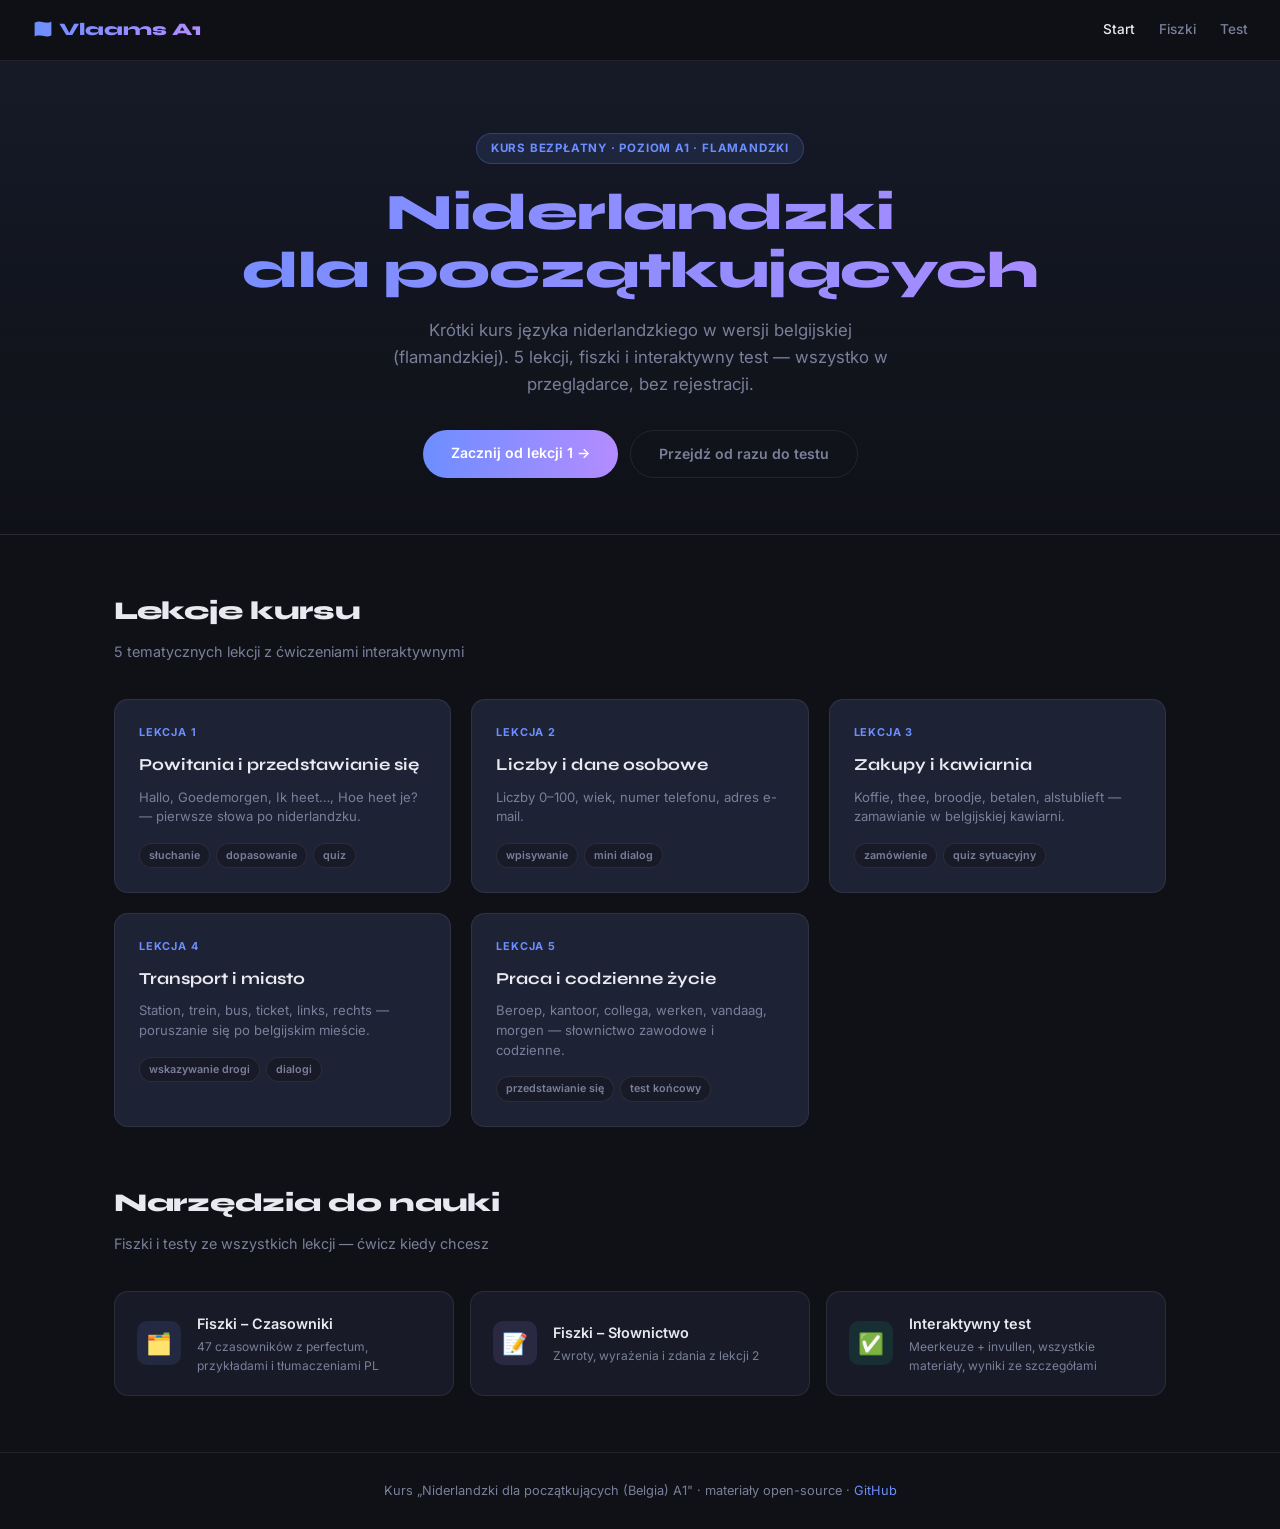
<file: index.html>
<!DOCTYPE html>
<html lang="pl">
<head>
<meta charset="UTF-8">
<meta name="viewport" content="width=device-width, initial-scale=1.0">
<meta name="description" content="Darmowy kurs języka niderlandzkiego A1 — dialekt flamandzki (belgijski). Lekcje, fiszki i testy.">
<title>Niderlandzki A1 – Kurs flamandzki</title>
<link rel="stylesheet" href="assets/style.css">
</head>
<body>

<nav>
  <span class="nav-logo">🇧🇪 Vlaams A1</span>
  <div class="nav-links">
    <a href="index.html" class="active">Start</a>
    <a href="flashcards-werkwoorden.html">Fiszki</a>
    <a href="test.html">Test</a>
  </div>
</nav>

<section class="hero">
  <div class="hero-badge">Kurs bezpłatny · Poziom A1 · Flamandzki</div>
  <h1>Niderlandzki<br>dla początkujących</h1>
  <p>Krótki kurs języka niderlandzkiego w wersji belgijskiej (flamandzkiej). 5 lekcji, fiszki i interaktywny test — wszystko w przeglądarce, bez rejestracji.</p>
  <div class="hero-btns">
    <a href="lessons/les-1.html" class="btn btn-primary">Zacznij od lekcji 1 →</a>
    <a href="test.html" class="btn btn-outline">Przejdź od razu do testu</a>
  </div>
</section>

<div class="section">
  <div class="section-title">Lekcje kursu</div>
  <div class="section-sub">5 tematycznych lekcji z ćwiczeniami interaktywnymi</div>

  <div class="lessons-grid">

    <a href="lessons/les-1.html" class="lesson-card">
      <div class="lesson-num">Lekcja 1</div>
      <h3>Powitania i przedstawianie się</h3>
      <p>Hallo, Goedemorgen, Ik heet…, Hoe heet je? — pierwsze słowa po niderlandzku.</p>
      <div class="lesson-tags">
        <span class="tag">słuchanie</span>
        <span class="tag">dopasowanie</span>
        <span class="tag">quiz</span>
      </div>
    </a>

    <a href="lessons/les-2.html" class="lesson-card">
      <div class="lesson-num">Lekcja 2</div>
      <h3>Liczby i dane osobowe</h3>
      <p>Liczby 0–100, wiek, numer telefonu, adres e-mail.</p>
      <div class="lesson-tags">
        <span class="tag">wpisywanie</span>
        <span class="tag">mini dialog</span>
      </div>
    </a>

    <a href="lessons/les-3.html" class="lesson-card">
      <div class="lesson-num">Lekcja 3</div>
      <h3>Zakupy i kawiarnia</h3>
      <p>Koffie, thee, broodje, betalen, alstublieft — zamawianie w belgijskiej kawiarni.</p>
      <div class="lesson-tags">
        <span class="tag">zamówienie</span>
        <span class="tag">quiz sytuacyjny</span>
      </div>
    </a>

    <a href="lessons/les-4.html" class="lesson-card">
      <div class="lesson-num">Lekcja 4</div>
      <h3>Transport i miasto</h3>
      <p>Station, trein, bus, ticket, links, rechts — poruszanie się po belgijskim mieście.</p>
      <div class="lesson-tags">
        <span class="tag">wskazywanie drogi</span>
        <span class="tag">dialogi</span>
      </div>
    </a>

    <a href="lessons/les-5.html" class="lesson-card">
      <div class="lesson-num">Lekcja 5</div>
      <h3>Praca i codzienne życie</h3>
      <p>Beroep, kantoor, collega, werken, vandaag, morgen — słownictwo zawodowe i codzienne.</p>
      <div class="lesson-tags">
        <span class="tag">przedstawianie się</span>
        <span class="tag">test końcowy</span>
      </div>
    </a>

  </div>
</div>

<div class="section" style="padding-top:0">
  <div class="section-title">Narzędzia do nauki</div>
  <div class="section-sub">Fiszki i testy ze wszystkich lekcji — ćwicz kiedy chcesz</div>
  <div class="tools-strip">
    <a href="flashcards-werkwoorden.html" class="tool-card">
      <div class="tool-icon blue">🗂️</div>
      <div class="tool-info">
        <h4>Fiszki – Czasowniki</h4>
        <p>47 czasowników z perfectum, przykładami i tłumaczeniami PL</p>
      </div>
    </a>
    <a href="flashcards-woordenschat.html" class="tool-card">
      <div class="tool-icon purple">📝</div>
      <div class="tool-info">
        <h4>Fiszki – Słownictwo</h4>
        <p>Zwroty, wyrażenia i zdania z lekcji 2</p>
      </div>
    </a>
    <a href="test.html" class="tool-card">
      <div class="tool-icon green">✅</div>
      <div class="tool-info">
        <h4>Interaktywny test</h4>
        <p>Meerkeuze + invullen, wszystkie materiały, wyniki ze szczegółami</p>
      </div>
    </a>
  </div>
</div>

<footer>
  <p>Kurs „Niderlandzki dla początkujących (Belgia) A1" · materiały open-source · <a href="https://github.com">GitHub</a></p>
</footer>

<script src="assets/shared.js"></script>
</body>
</html>
</file>
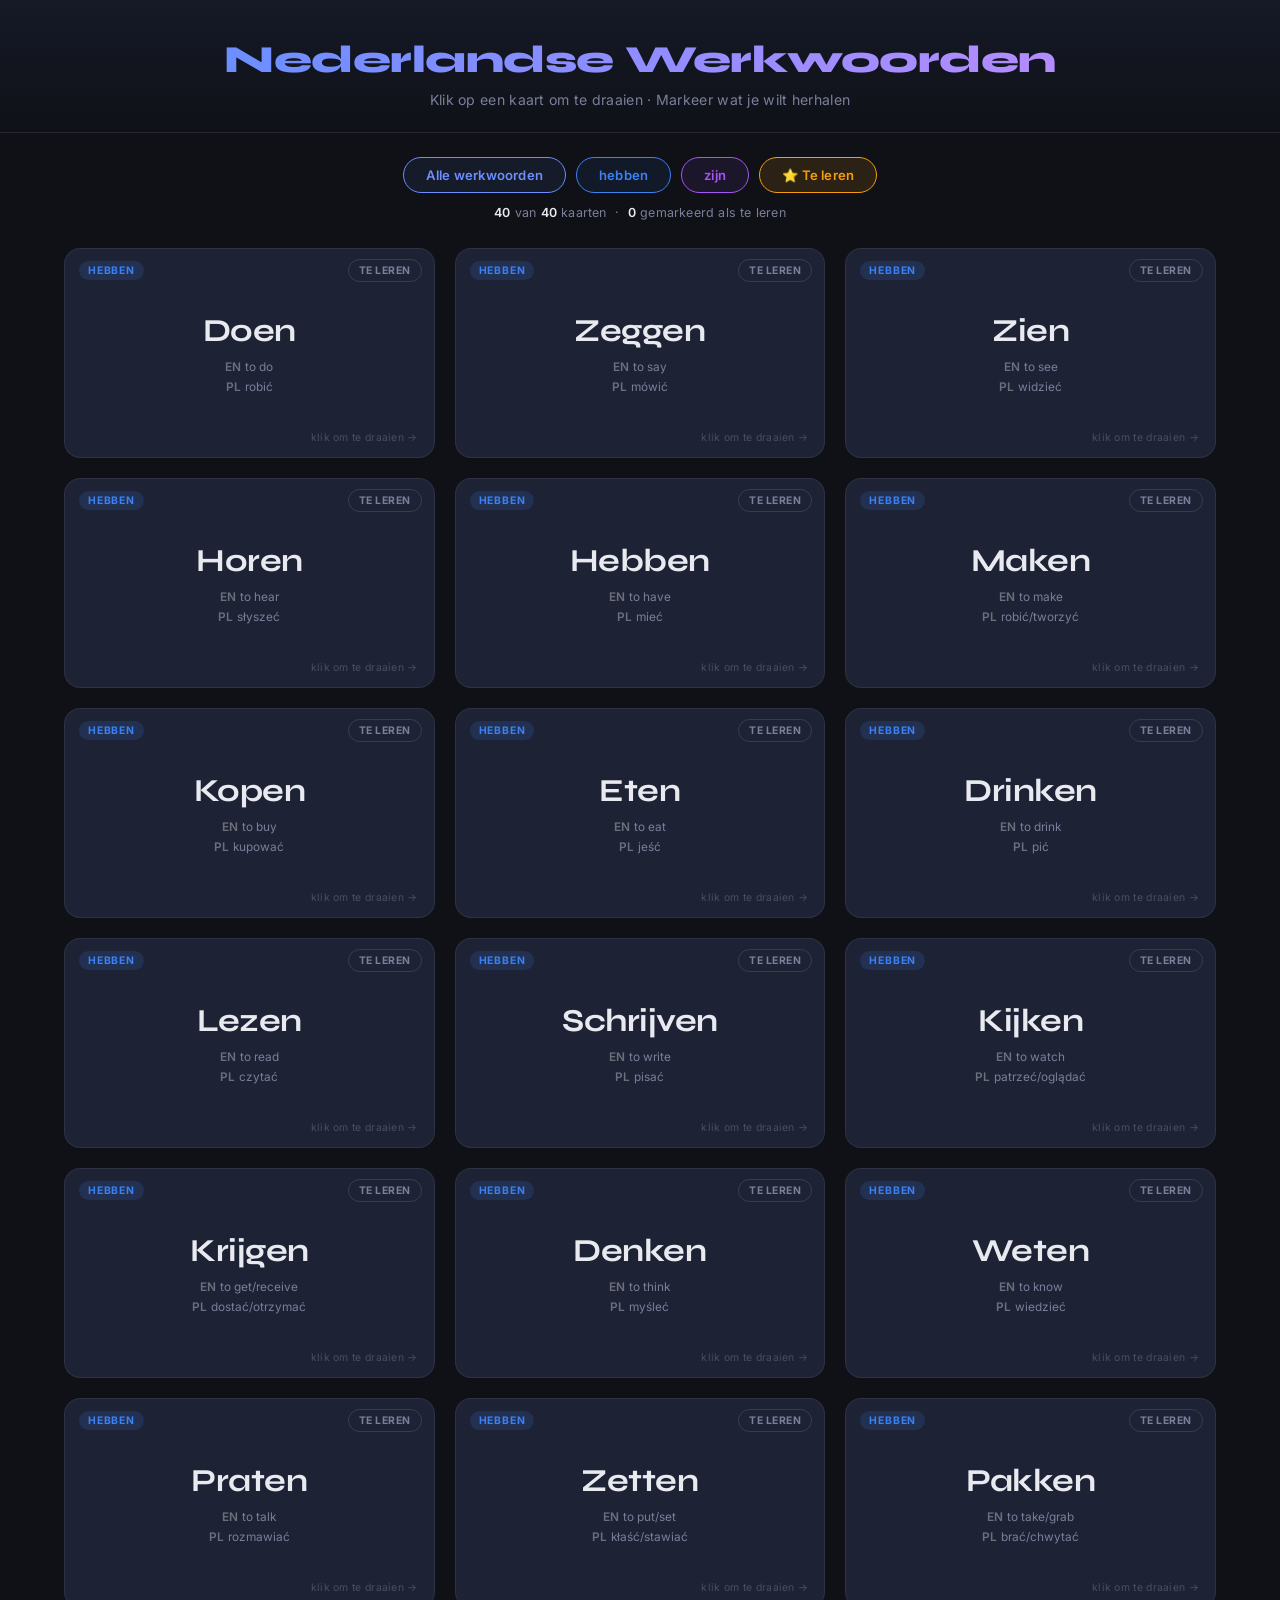
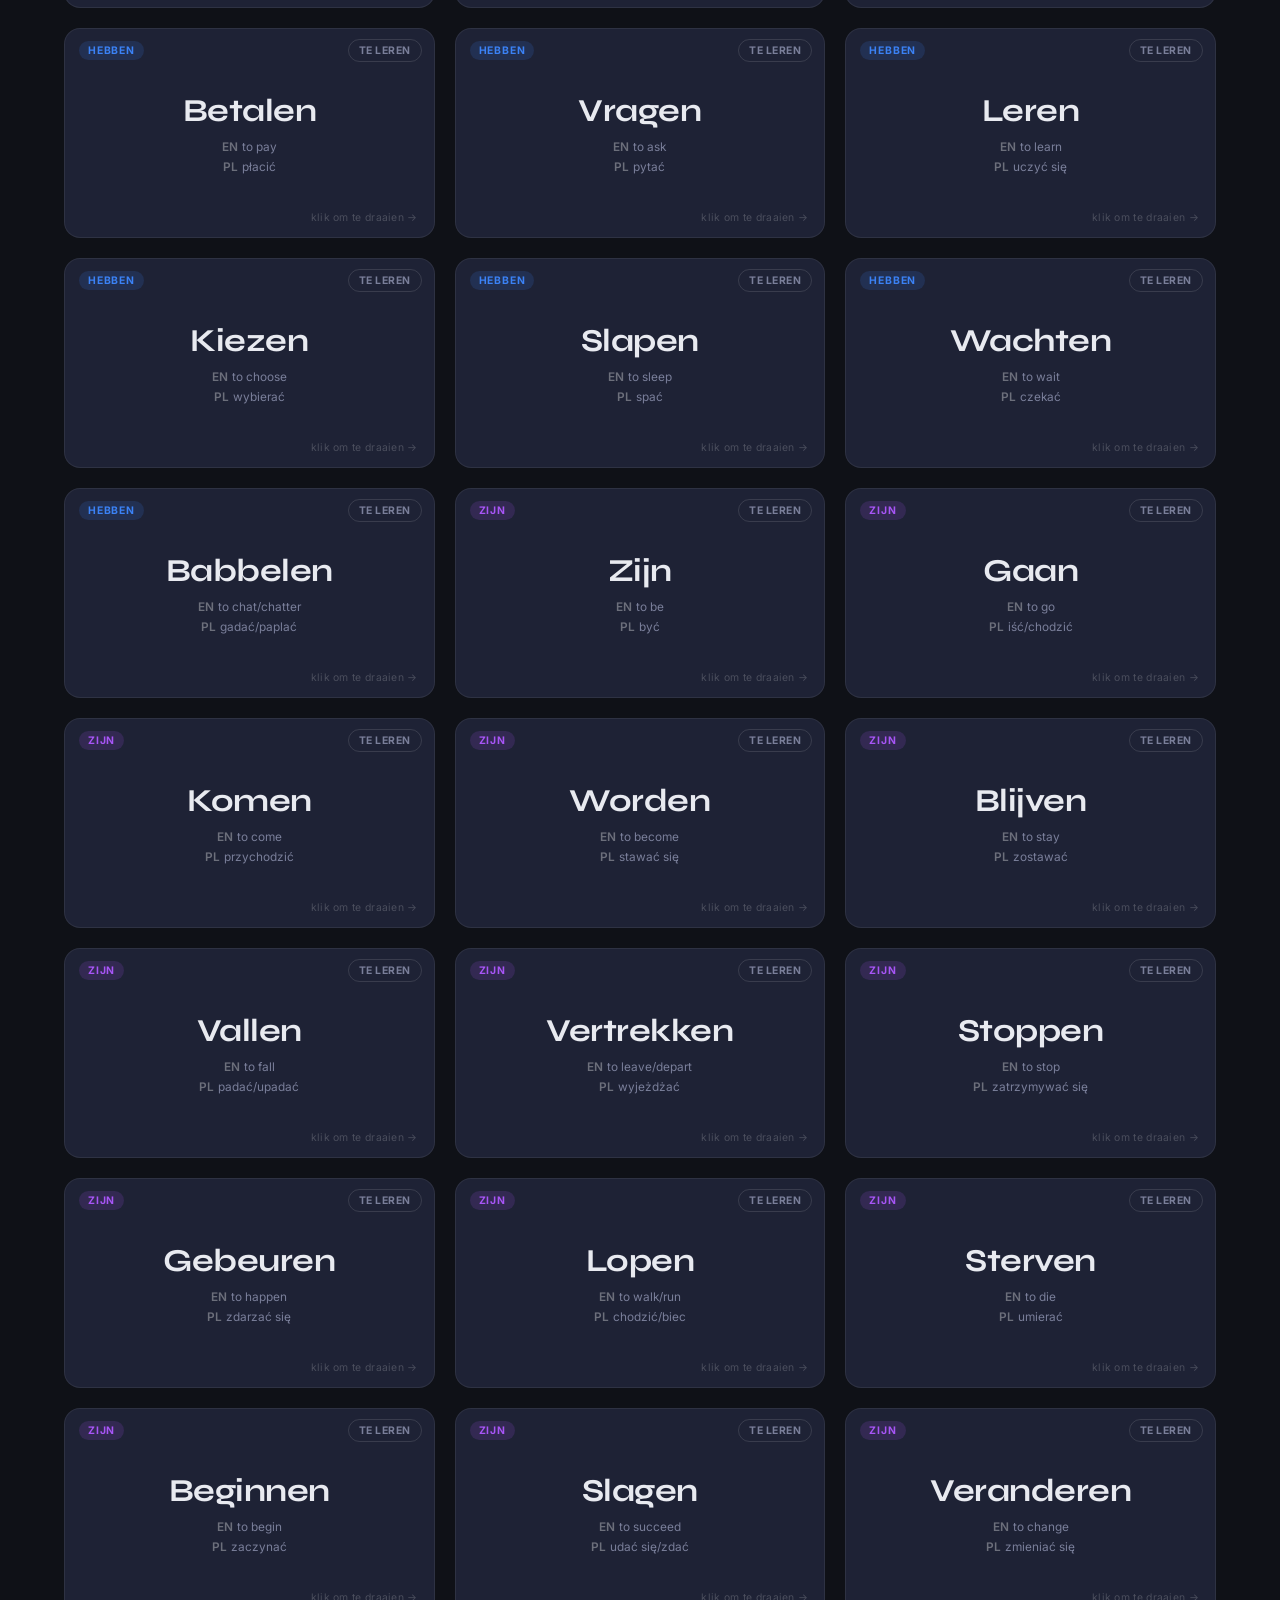
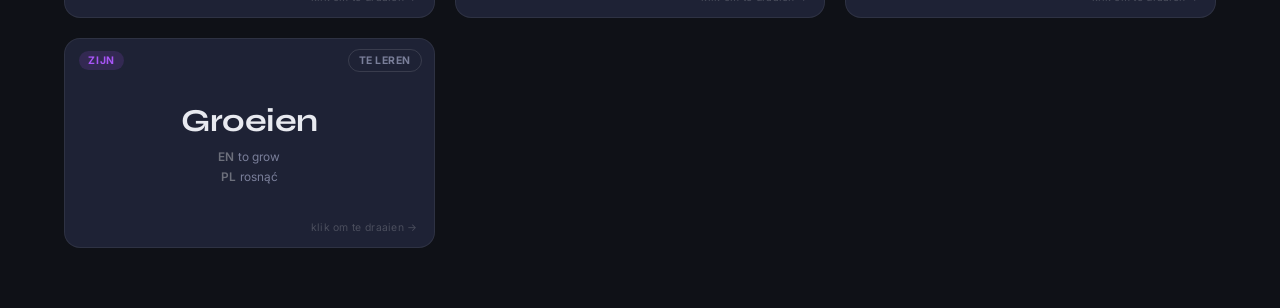
<file: flashcards-werkwoorden.html>
<!DOCTYPE html>
<html lang="nl">
<head>
<meta charset="UTF-8">
<meta name="viewport" content="width=device-width, initial-scale=1.0">
<title>Nederlandse Werkwoorden – Flashcards</title>
<style>
  @import url('https://fonts.googleapis.com/css2?family=Syne:wght@400;700;800&family=Inter:wght@400;500;600&display=swap');

  :root {
    --bg: #0f1117;
    --surface: #1a1d27;
    --surface2: #22263a;
    --accent: #6c8eff;
    --accent2: #b48cff;
    --hebben: #3b82f6;
    --zijn: #a855f7;
    --text: #e8eaf0;
    --muted: #7a7f9a;
    --card-front: #1e2235;
    --card-back: #1a2030;
    --learn: #f59e0b;
    --learn-bg: rgba(245,158,11,0.12);
    --radius: 16px;
    --flip-dur: 0.55s;
  }

  * { box-sizing: border-box; margin: 0; padding: 0; }

  body {
    background: var(--bg);
    color: var(--text);
    font-family: 'Inter', sans-serif;
    min-height: 100vh;
    padding: 0 0 60px;
  }

  /* Header */
  header {
    padding: 36px 32px 24px;
    display: flex;
    flex-direction: column;
    align-items: center;
    gap: 8px;
    border-bottom: 1px solid rgba(255,255,255,0.06);
    background: linear-gradient(180deg, rgba(108,142,255,0.07) 0%, transparent 100%);
  }
  header h1 {
    font-family: 'Syne', sans-serif;
    font-weight: 800;
    font-size: clamp(1.6rem, 4vw, 2.4rem);
    letter-spacing: -0.5px;
    background: linear-gradient(90deg, var(--accent), var(--accent2));
    -webkit-background-clip: text;
    -webkit-text-fill-color: transparent;
    background-clip: text;
  }
  header p {
    color: var(--muted);
    font-size: 0.88rem;
    letter-spacing: 0.3px;
  }

  /* Controls */
  .controls {
    display: flex;
    justify-content: center;
    flex-wrap: wrap;
    gap: 10px;
    padding: 24px 20px 8px;
  }
  .btn {
    border: none;
    border-radius: 999px;
    padding: 9px 22px;
    font-size: 0.82rem;
    font-family: 'Inter', sans-serif;
    font-weight: 600;
    cursor: pointer;
    transition: all 0.18s;
    letter-spacing: 0.2px;
  }
  .btn-outline {
    background: transparent;
    border: 1.5px solid rgba(255,255,255,0.15);
    color: var(--muted);
  }
  .btn-outline:hover, .btn-outline.active {
    border-color: var(--accent);
    color: var(--accent);
    background: rgba(108,142,255,0.08);
  }
  .btn-hebben { border-color: var(--hebben); color: var(--hebben); background: rgba(59,130,246,0.08); }
  .btn-hebben.active, .btn-hebben:hover { background: rgba(59,130,246,0.18); }
  .btn-zijn { border-color: var(--zijn); color: var(--zijn); background: rgba(168,85,247,0.08); }
  .btn-zijn.active, .btn-zijn:hover { background: rgba(168,85,247,0.18); }
  .btn-learn { border-color: var(--learn); color: var(--learn); background: var(--learn-bg); }
  .btn-learn.active, .btn-learn:hover { background: rgba(245,158,11,0.22); }

  .stats {
    text-align: center;
    font-size: 0.78rem;
    color: var(--muted);
    padding: 4px 20px 20px;
    letter-spacing: 0.2px;
  }
  .stats span { color: var(--text); font-weight: 600; }

  /* Grid */
  .grid {
    display: grid;
    grid-template-columns: repeat(auto-fill, minmax(280px, 1fr));
    gap: 20px;
    padding: 8px 24px 0;
    max-width: 1200px;
    margin: 0 auto;
  }

  /* Card */
  .card-wrapper {
    perspective: 900px;
    height: 210px;
  }
  .card-wrapper.hidden { display: none; }

  .card {
    width: 100%; height: 100%;
    position: relative;
    transform-style: preserve-3d;
    transition: transform var(--flip-dur) cubic-bezier(0.4,0,0.2,1);
    cursor: pointer;
    border-radius: var(--radius);
  }
  .card.flipped { transform: rotateY(180deg); }

  .face {
    position: absolute; inset: 0;
    backface-visibility: hidden;
    -webkit-backface-visibility: hidden;
    border-radius: var(--radius);
    display: flex;
    flex-direction: column;
    justify-content: center;
    align-items: center;
    padding: 22px 24px 16px;
    border: 1.5px solid rgba(255,255,255,0.07);
    gap: 0;
  }

  .front {
    background: var(--card-front);
  }
  .back {
    background: var(--card-back);
    transform: rotateY(180deg);
    border-color: rgba(255,255,255,0.09);
  }

  .card-tag {
    position: absolute;
    top: 12px; left: 14px;
    font-size: 0.65rem;
    font-weight: 700;
    letter-spacing: 0.8px;
    text-transform: uppercase;
    padding: 3px 9px;
    border-radius: 999px;
  }
  .tag-hebben { background: rgba(59,130,246,0.15); color: var(--hebben); }
  .tag-zijn { background: rgba(168,85,247,0.15); color: var(--zijn); }

  .infinitief {
    font-family: 'Syne', sans-serif;
    font-weight: 700;
    font-size: 2rem;
    letter-spacing: -0.5px;
    color: var(--text);
    line-height: 1;
    margin-bottom: 10px;
  }
  .translations {
    font-size: 0.74rem;
    color: var(--muted);
    text-align: center;
    line-height: 1.7;
  }
  .translations .lang { font-weight: 600; color: rgba(255,255,255,0.35); margin-right: 4px; }

  .hint {
    position: absolute;
    bottom: 13px; right: 16px;
    font-size: 0.65rem;
    color: rgba(255,255,255,0.2);
    letter-spacing: 0.3px;
  }

  /* Back face */
  .perfectum {
    font-family: 'Syne', sans-serif;
    font-weight: 700;
    font-size: 1.6rem;
    color: var(--text);
    margin-bottom: 10px;
    letter-spacing: -0.3px;
  }
  .example {
    font-size: 0.84rem;
    color: var(--muted);
    text-align: center;
    font-style: italic;
    line-height: 1.5;
    max-width: 90%;
    margin-bottom: 6px;
  }
  .example-pl {
    font-size: 0.76rem;
    color: rgba(180,140,255,0.7);
    text-align: center;
    max-width: 90%;
    line-height: 1.4;
  }
  .example-pl .lang { font-weight: 700; color: rgba(180,140,255,0.45); margin-right: 4px; font-style: normal; }

  /* To-learn button */
  .learn-btn {
    position: absolute;
    top: 10px; right: 12px;
    background: transparent;
    border: 1.5px solid rgba(255,255,255,0.12);
    border-radius: 999px;
    color: var(--muted);
    font-size: 0.65rem;
    font-weight: 700;
    letter-spacing: 0.5px;
    text-transform: uppercase;
    padding: 4px 10px;
    cursor: pointer;
    font-family: 'Inter', sans-serif;
    transition: all 0.18s;
    z-index: 10;
    white-space: nowrap;
  }
  .learn-btn:hover {
    border-color: var(--learn);
    color: var(--learn);
    background: var(--learn-bg);
  }
  .learn-btn.marked {
    border-color: var(--learn);
    color: var(--learn);
    background: var(--learn-bg);
  }

  .learn-dot {
    position: absolute;
    top: 10px; right: 12px;
    width: 8px; height: 8px;
    border-radius: 50%;
    background: var(--learn);
    display: none;
    z-index: 10;
    box-shadow: 0 0 8px var(--learn);
  }
  .card-wrapper.to-learn .learn-dot { display: block; }

  /* Empty state */
  .empty {
    text-align: center;
    padding: 60px 20px;
    color: var(--muted);
    font-size: 0.9rem;
    grid-column: 1/-1;
  }
  .empty strong { display: block; font-size: 1.3rem; margin-bottom: 6px; color: var(--text); font-family: 'Syne', sans-serif; }

  @media (max-width: 500px) {
    .grid { padding: 8px 12px 0; gap: 14px; }
    header { padding: 24px 16px 18px; }
  }
</style>
</head>
<body>

<header>
  <h1>Nederlandse Werkwoorden</h1>
  <p>Klik op een kaart om te draaien · Markeer wat je wilt herhalen</p>
</header>

<div class="controls">
  <button class="btn btn-outline active" id="btn-all" onclick="setFilter('all')">Alle werkwoorden</button>
  <button class="btn btn-outline btn-hebben" id="btn-hebben" onclick="setFilter('hebben')">hebben</button>
  <button class="btn btn-outline btn-zijn" id="btn-zijn" onclick="setFilter('zijn')">zijn</button>
  <button class="btn btn-outline btn-learn" id="btn-learn" onclick="setFilter('learn')">⭐ Te leren</button>
</div>
<div class="stats" id="stats"></div>

<div class="grid" id="grid"></div>

<script>
const cards = [
  // hebben
  { inf:"Doen",      en:"to do",           pl:"robić",            perf:"gedaan",     ex:"Ik heb dat gedaan.",                               expl:"Zrobiłem/am to.",                                    aux:"hebben" },
  { inf:"Zeggen",    en:"to say",          pl:"mówić",            perf:"gezegd",     ex:"Je hebt dat gezegd.",                              expl:"Powiedziałeś/aś to.",                                aux:"hebben" },
  { inf:"Zien",      en:"to see",          pl:"widzieć",          perf:"gezien",     ex:"We hebben het gezien.",                            expl:"Widzieliśmy to.",                                    aux:"hebben" },
  { inf:"Horen",     en:"to hear",         pl:"słyszeć",          perf:"gehoord",    ex:"Heb je dat gehoord?",                              expl:"Słyszałeś/aś to?",                                   aux:"hebben" },
  { inf:"Hebben",    en:"to have",         pl:"mieć",             perf:"gehad",      ex:"Zij heeft geluk gehad.",                           expl:"Ona miała szczęście.",                                aux:"hebben" },
  { inf:"Maken",     en:"to make",         pl:"robić/tworzyć",    perf:"gemaakt",    ex:"We hebben dat zelf gemaakt.",                      expl:"Zrobiliśmy to sami.",                                aux:"hebben" },
  { inf:"Kopen",     en:"to buy",          pl:"kupować",          perf:"gekocht",    ex:"Ik heb een nieuwe auto gekocht.",                  expl:"Kupiłem/am nowy samochód.",                          aux:"hebben" },
  { inf:"Eten",      en:"to eat",          pl:"jeść",             perf:"gegeten",    ex:"Heb je al gegeten?",                               expl:"Czy już jadłeś/aś?",                                 aux:"hebben" },
  { inf:"Drinken",   en:"to drink",        pl:"pić",              perf:"gedronken",  ex:"We hebben iets gedronken.",                        expl:"Wypiliśmy coś.",                                     aux:"hebben" },
  { inf:"Lezen",     en:"to read",         pl:"czytać",           perf:"gelezen",    ex:"Ik heb die krant gelezen.",                        expl:"Przeczytałem/am tę gazetę.",                         aux:"hebben" },
  { inf:"Schrijven", en:"to write",        pl:"pisać",            perf:"geschreven", ex:"Wie heeft dat geschreven?",                        expl:"Kto to napisał?",                                    aux:"hebben" },
  { inf:"Kijken",    en:"to watch",        pl:"patrzeć/oglądać",  perf:"gekeken",    ex:"We hebben gisteren naar die nieuwe film gekeken.", expl:"Wczoraj obejrzeliśmy ten nowy film.",                aux:"hebben" },
  { inf:"Krijgen",   en:"to get/receive",  pl:"dostać/otrzymać",  perf:"gekregen",   ex:"Ik heb een cadeau gekregen.",                      expl:"Dostałem/am prezent.",                               aux:"hebben" },
  { inf:"Denken",    en:"to think",        pl:"myśleć",           perf:"gedacht",    ex:"Ik heb daaraan gedacht.",                          expl:"Myślałem/am o tym.",                                 aux:"hebben" },
  { inf:"Weten",     en:"to know",         pl:"wiedzieć",         perf:"geweten",    ex:"Ik heb dat nooit geweten.",                        expl:"Nigdy o tym nie wiedziałem/am.",                     aux:"hebben" },
  { inf:"Praten",    en:"to talk",         pl:"rozmawiać",        perf:"gepraat",    ex:"We hebben lang gepraat.",                          expl:"Długo rozmawialiśmy.",                               aux:"hebben" },
  { inf:"Zetten",    en:"to put/set",      pl:"kłaść/stawiać",    perf:"gezet",      ex:"Waar heb je dat gezet?",                           expl:"Gdzie to postawiłeś/aś?",                            aux:"hebben" },
  { inf:"Pakken",    en:"to take/grab",    pl:"brać/chwytać",     perf:"gepakt",     ex:"Hij heeft zijn jas gepakt.",                       expl:"Wziął swój płaszcz.",                                aux:"hebben" },
  { inf:"Betalen",   en:"to pay",          pl:"płacić",           perf:"betaald",    ex:"Ik heb de rekening al betaald.",                   expl:"Zapłaciłem/am już rachunek.",                        aux:"hebben" },
  { inf:"Vragen",    en:"to ask",          pl:"pytać",            perf:"gevraagd",   ex:"Wat heb je aan hem gevraagd?",                     expl:"O co go zapytałeś/aś?",                              aux:"hebben" },
  { inf:"Leren",     en:"to learn",        pl:"uczyć się",        perf:"geleerd",    ex:"Ik heb veel geleerd vandaag.",                     expl:"Dużo się dziś nauczyłem/am.",                        aux:"hebben" },
  { inf:"Kiezen",    en:"to choose",       pl:"wybierać",         perf:"gekozen",    ex:"We hebben de rode gekozen.",                       expl:"Wybraliśmy czerwony.",                               aux:"hebben" },
  { inf:"Slapen",    en:"to sleep",        pl:"spać",             perf:"geslapen",   ex:"Heb je goed geslapen?",                            expl:"Czy dobrze spałeś/aś?",                              aux:"hebben" },
  { inf:"Wachten",   en:"to wait",         pl:"czekać",           perf:"gewacht",    ex:"We hebben lang gewacht.",                          expl:"Długo czekaliśmy.",                                  aux:"hebben" },
  { inf:"Babbelen",  en:"to chat/chatter", pl:"gadać/paplać",     perf:"gebabbeld",  ex:"Ze hebben de hele nacht gebabbeld.",               expl:"Gadały całą noc.",                                   aux:"hebben" },
  // zijn
  { inf:"Zijn",      en:"to be",           pl:"być",              perf:"geweest",    ex:"Ik ben er geweest.",                               expl:"Byłem/am tam.",                                      aux:"zijn" },
  { inf:"Gaan",      en:"to go",           pl:"iść/chodzić",      perf:"gegaan",     ex:"Waar ben je naartoe gegaan?",                      expl:"Dokąd poszedłeś/aś?",                                aux:"zijn" },
  { inf:"Komen",     en:"to come",         pl:"przychodzić",      perf:"gekomen",    ex:"Zij is gisteren gekomen.",                         expl:"Ona przyszła wczoraj.",                               aux:"zijn" },
  { inf:"Worden",    en:"to become",       pl:"stawać się",       perf:"geworden",   ex:"Hij is gisteren dertig geworden.",                 expl:"On wczoraj skończył trzydzieści lat.",                aux:"zijn" },
  { inf:"Blijven",   en:"to stay",         pl:"zostawać",         perf:"gebleven",   ex:"We zijn thuis gebleven.",                          expl:"Zostaliśmy w domu.",                                 aux:"zijn" },
  { inf:"Vallen",    en:"to fall",         pl:"padać/upadać",     perf:"gevallen",   ex:"Pas op, het is gevallen.",                         expl:"Uważaj, to spadło.",                                 aux:"zijn" },
  { inf:"Vertrekken",en:"to leave/depart", pl:"wyjeżdżać",        perf:"vertrokken", ex:"De trein is al vertrokken.",                       expl:"Pociąg już odjechał.",                               aux:"zijn" },
  { inf:"Stoppen",   en:"to stop",         pl:"zatrzymywać się",  perf:"gestopt",    ex:"De auto is gestopt.",                              expl:"Samochód zatrzymał się.",                            aux:"zijn" },
  { inf:"Gebeuren",  en:"to happen",       pl:"zdarzać się",      perf:"gebeurd",    ex:"Wat is er gebeurd?",                               expl:"Co się stało?",                                      aux:"zijn" },
  { inf:"Lopen",     en:"to walk/run",     pl:"chodzić/biec",     perf:"gelopen",    ex:"Is het mis gelopen?",                              expl:"Czy coś poszło nie tak?",                            aux:"zijn" },
  { inf:"Sterven",   en:"to die",          pl:"umierać",          perf:"gestorven",  ex:"Onze goudvis is gestorven.",                       expl:"Nasza złota rybka zdechła.",                         aux:"zijn" },
  { inf:"Beginnen",  en:"to begin",        pl:"zaczynać",         perf:"begonnen",   ex:"De match is begonnen.",                            expl:"Mecz się zaczął.",                                   aux:"zijn" },
  { inf:"Slagen",    en:"to succeed",      pl:"udać się/zdać",    perf:"geslaagd",   ex:"Zij is geslaagd voor haar examen!",                expl:"Zdała egzamin!",                                     aux:"zijn" },
  { inf:"Veranderen",en:"to change",       pl:"zmieniać się",     perf:"veranderd",  ex:"De plannen zijn veranderd.",                       expl:"Plany się zmieniły.",                                aux:"zijn" },
  { inf:"Groeien",   en:"to grow",         pl:"rosnąć",           perf:"gegroeid",   ex:"De struiken zijn hard gegroeid.",                  expl:"Krzewy bardzo urosły.",                              aux:"zijn" },
];

let toLearn = new Set(JSON.parse(localStorage.getItem('toLearn') || '[]'));
let currentFilter = 'all';

function saveToLearn() {
  localStorage.setItem('toLearn', JSON.stringify([...toLearn]));
}

function toggleLearn(idx, e) {
  e.stopPropagation();
  if (toLearn.has(idx)) {
    toLearn.delete(idx);
  } else {
    toLearn.add(idx);
  }
  saveToLearn();
  renderAll();
}

function flipCard(idx) {
  const card = document.getElementById('card-' + idx);
  card.classList.toggle('flipped');
}

function setFilter(f) {
  currentFilter = f;
  document.querySelectorAll('.controls .btn').forEach(b => b.classList.remove('active'));
  document.getElementById('btn-' + f).classList.add('active');
  renderAll();
}

function renderAll() {
  const grid = document.getElementById('grid');
  let visible = 0;
  cards.forEach((c, i) => {
    const w = document.getElementById('wrap-' + i);
    const learnBtn = document.getElementById('learnbtn-' + i);
    const isLearn = toLearn.has(i);
    let show = true;
    if (currentFilter === 'hebben' && c.aux !== 'hebben') show = false;
    if (currentFilter === 'zijn' && c.aux !== 'zijn') show = false;
    if (currentFilter === 'learn' && !isLearn) show = false;
    w.classList.toggle('hidden', !show);
    if (show) visible++;
    w.classList.toggle('to-learn', isLearn);
    learnBtn.classList.toggle('marked', isLearn);
    learnBtn.textContent = isLearn ? '⭐ Te leren' : 'Te leren';
  });

  // empty state
  let empty = document.getElementById('empty-msg');
  if (!empty) {
    empty = document.createElement('div');
    empty.id = 'empty-msg';
    empty.className = 'empty';
    grid.appendChild(empty);
  }
  if (visible === 0) {
    empty.innerHTML = currentFilter === 'learn'
      ? '<strong>Geen kaarten gemarkeerd</strong>Druk op "Te leren" op een kaart om ze hier te zien.'
      : '<strong>Geen kaarten</strong>';
    empty.style.display = '';
  } else {
    empty.style.display = 'none';
  }

  updateStats(visible);
}

function updateStats(visible) {
  const total = cards.length;
  const learnCount = toLearn.size;
  document.getElementById('stats').innerHTML =
    `<span>${visible}</span> van <span>${total}</span> kaarten &nbsp;·&nbsp; <span>${learnCount}</span> gemarkeerd als te leren`;
}

function buildCards() {
  const grid = document.getElementById('grid');
  cards.forEach((c, i) => {
    const tagClass = c.aux === 'hebben' ? 'tag-hebben' : 'tag-zijn';
    const wrap = document.createElement('div');
    wrap.className = 'card-wrapper';
    wrap.id = 'wrap-' + i;

    wrap.innerHTML = `
      <div class="card" id="card-${i}" onclick="flipCard(${i})">
        <!-- FRONT -->
        <div class="face front">
          <span class="card-tag ${tagClass}">${c.aux}</span>
          <button class="learn-btn" id="learnbtn-${i}" onclick="toggleLearn(${i}, event)">Te leren</button>
          <div class="learn-dot"></div>
          <div class="infinitief">${c.inf}</div>
          <div class="translations">
            <span class="lang">EN</span>${c.en}<br>
            <span class="lang">PL</span>${c.pl}
          </div>
          <span class="hint">klik om te draaien →</span>
        </div>
        <!-- BACK -->
        <div class="face back">
          <span class="card-tag ${tagClass}">${c.aux}</span>
          <div class="perfectum">${c.perf}</div>
          <div class="example">${c.ex}</div>
          <div class="example-pl"><span class="lang">PL</span>${c.expl}</div>
          <span class="hint">← klik om terug te draaien</span>
        </div>
      </div>`;
    grid.appendChild(wrap);
  });
}

buildCards();
renderAll();
</script>
</body>
</html>
</file>
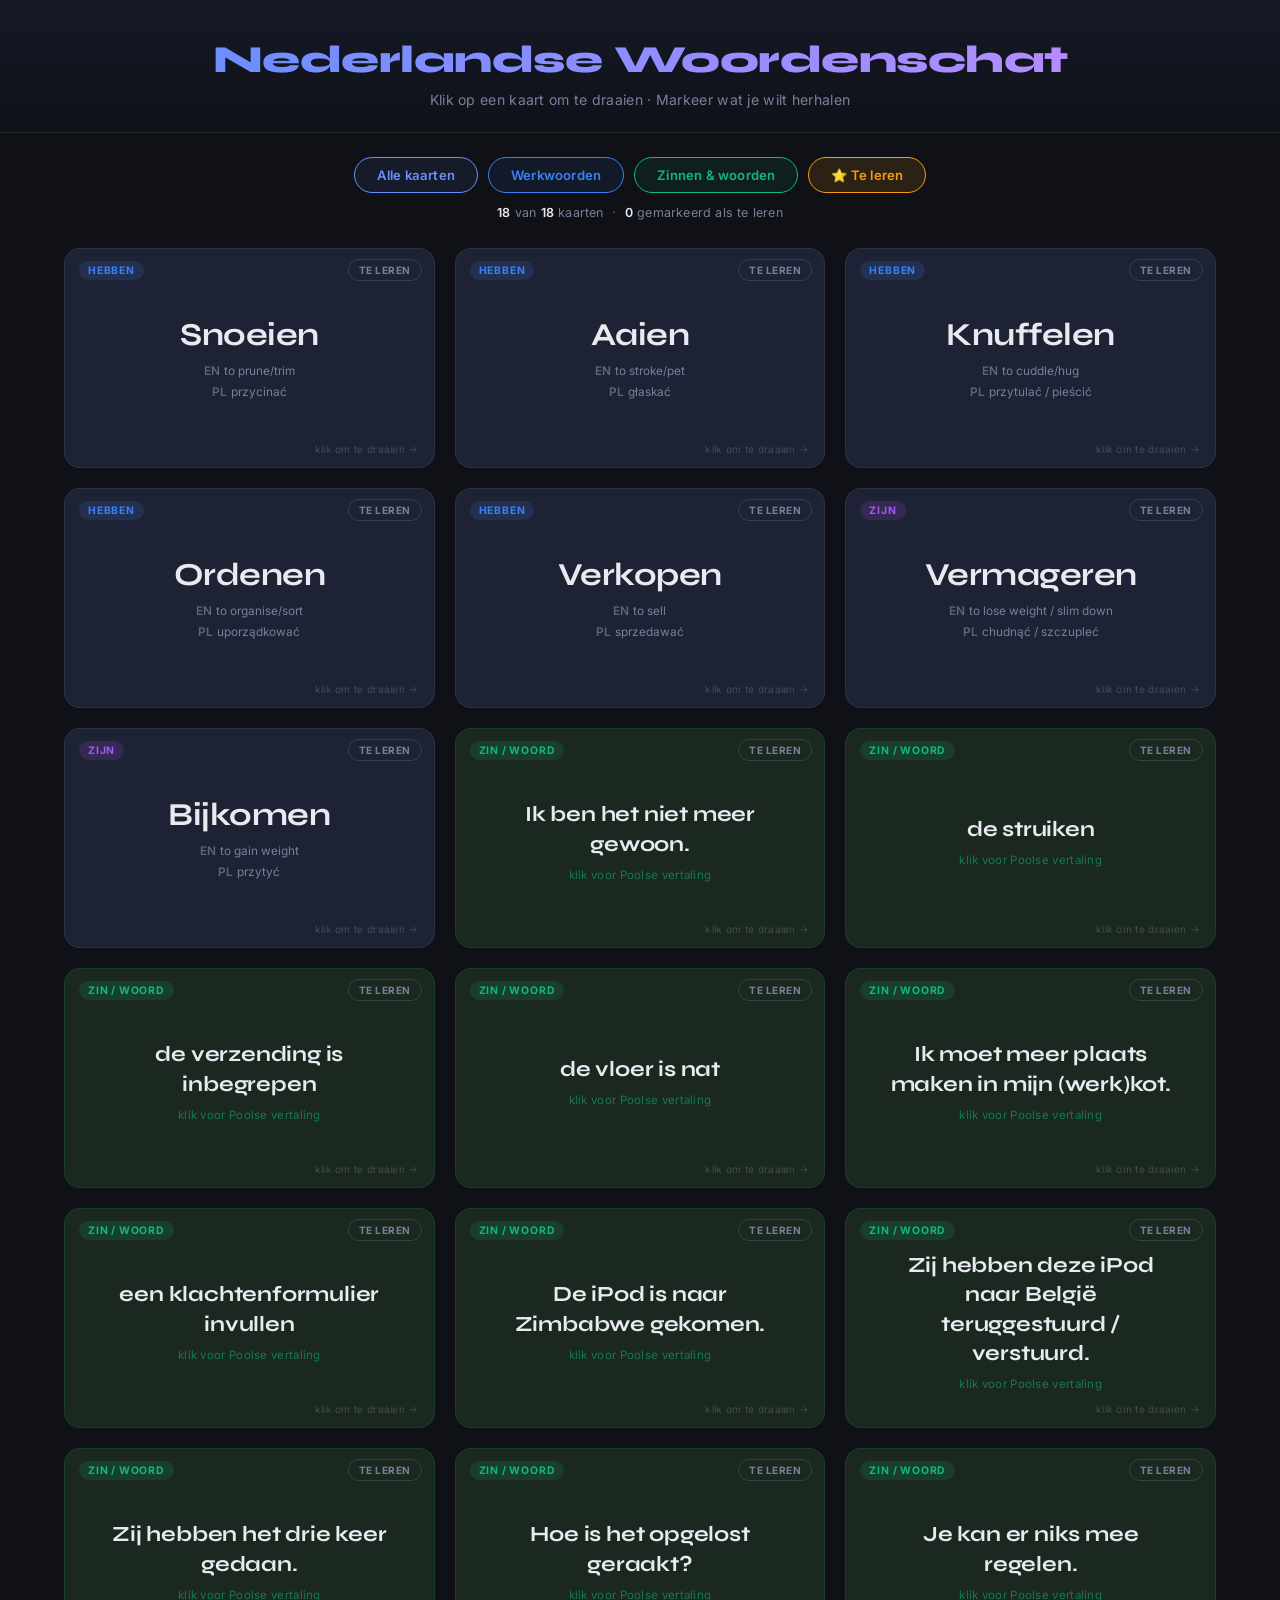
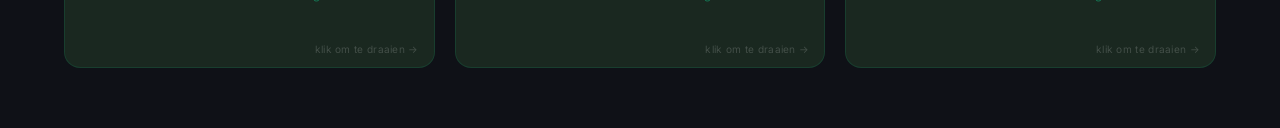
<file: flashcards-woordenschat.html>
<!DOCTYPE html>
<html lang="nl">
<head>
<meta charset="UTF-8">
<meta name="viewport" content="width=device-width, initial-scale=1.0">
<title>Nederlandse Woordenschat – Flashcards 2</title>
<style>
  @import url('https://fonts.googleapis.com/css2?family=Syne:wght@400;700;800&family=Inter:wght@400;500;600&display=swap');

  :root {
    --bg: #0f1117;
    --accent: #6c8eff;
    --accent2: #b48cff;
    --hebben: #3b82f6;
    --zijn: #a855f7;
    --phrase: #10b981;
    --text: #e8eaf0;
    --muted: #7a7f9a;
    --card-front: #1e2235;
    --card-back: #1a2030;
    --card-phrase-front: #1a2820;
    --card-phrase-back: #162218;
    --learn: #f59e0b;
    --learn-bg: rgba(245,158,11,0.12);
    --radius: 16px;
    --flip-dur: 0.55s;
  }

  * { box-sizing: border-box; margin: 0; padding: 0; }

  body {
    background: var(--bg);
    color: var(--text);
    font-family: 'Inter', sans-serif;
    min-height: 100vh;
    padding: 0 0 60px;
  }

  header {
    padding: 36px 32px 24px;
    display: flex;
    flex-direction: column;
    align-items: center;
    gap: 8px;
    border-bottom: 1px solid rgba(255,255,255,0.06);
    background: linear-gradient(180deg, rgba(108,142,255,0.07) 0%, transparent 100%);
  }
  header h1 {
    font-family: 'Syne', sans-serif;
    font-weight: 800;
    font-size: clamp(1.6rem, 4vw, 2.4rem);
    letter-spacing: -0.5px;
    background: linear-gradient(90deg, var(--accent), var(--accent2));
    -webkit-background-clip: text;
    -webkit-text-fill-color: transparent;
    background-clip: text;
  }
  header p {
    color: var(--muted);
    font-size: 0.88rem;
    letter-spacing: 0.3px;
  }

  .controls {
    display: flex;
    justify-content: center;
    flex-wrap: wrap;
    gap: 10px;
    padding: 24px 20px 8px;
  }
  .btn {
    border: none;
    border-radius: 999px;
    padding: 9px 22px;
    font-size: 0.82rem;
    font-family: 'Inter', sans-serif;
    font-weight: 600;
    cursor: pointer;
    transition: all 0.18s;
    letter-spacing: 0.2px;
  }
  .btn-outline {
    background: transparent;
    border: 1.5px solid rgba(255,255,255,0.15);
    color: var(--muted);
  }
  .btn-outline:hover, .btn-outline.active {
    border-color: var(--accent);
    color: var(--accent);
    background: rgba(108,142,255,0.08);
  }
  .btn-verb { border-color: var(--hebben); color: var(--hebben); background: rgba(59,130,246,0.08); }
  .btn-verb.active, .btn-verb:hover { background: rgba(59,130,246,0.18); }
  .btn-phrase { border-color: var(--phrase); color: var(--phrase); background: rgba(16,185,129,0.08); }
  .btn-phrase.active, .btn-phrase:hover { background: rgba(16,185,129,0.18); }
  .btn-learn { border-color: var(--learn); color: var(--learn); background: var(--learn-bg); }
  .btn-learn.active, .btn-learn:hover { background: rgba(245,158,11,0.22); }

  .stats {
    text-align: center;
    font-size: 0.78rem;
    color: var(--muted);
    padding: 4px 20px 20px;
    letter-spacing: 0.2px;
  }
  .stats span { color: var(--text); font-weight: 600; }

  .grid {
    display: grid;
    grid-template-columns: repeat(auto-fill, minmax(280px, 1fr));
    gap: 20px;
    padding: 8px 24px 0;
    max-width: 1200px;
    margin: 0 auto;
  }

  .card-wrapper {
    perspective: 900px;
    height: 220px;
  }
  .card-wrapper.hidden { display: none; }

  .card {
    width: 100%; height: 100%;
    position: relative;
    transform-style: preserve-3d;
    transition: transform var(--flip-dur) cubic-bezier(0.4,0,0.2,1);
    cursor: pointer;
    border-radius: var(--radius);
  }
  .card.flipped { transform: rotateY(180deg); }

  .face {
    position: absolute; inset: 0;
    backface-visibility: hidden;
    -webkit-backface-visibility: hidden;
    border-radius: var(--radius);
    display: flex;
    flex-direction: column;
    justify-content: center;
    align-items: center;
    padding: 22px 20px 16px;
    border: 1.5px solid rgba(255,255,255,0.07);
  }
  .back { transform: rotateY(180deg); border-color: rgba(255,255,255,0.09); }

  /* VERB card colors */
  .front-verb { background: var(--card-front); }
  .back-verb  { background: var(--card-back); }

  /* PHRASE card colors */
  .front-phrase { background: var(--card-phrase-front); border-color: rgba(16,185,129,0.15); }
  .back-phrase  { background: var(--card-phrase-back);  border-color: rgba(16,185,129,0.12); }

  .card-tag {
    position: absolute;
    top: 12px; left: 14px;
    font-size: 0.65rem;
    font-weight: 700;
    letter-spacing: 0.8px;
    text-transform: uppercase;
    padding: 3px 9px;
    border-radius: 999px;
  }
  .tag-hebben { background: rgba(59,130,246,0.15); color: var(--hebben); }
  .tag-zijn   { background: rgba(168,85,247,0.15); color: var(--zijn); }
  .tag-phrase { background: rgba(16,185,129,0.15); color: var(--phrase); }

  /* VERB front */
  .infinitief {
    font-family: 'Syne', sans-serif;
    font-weight: 700;
    font-size: 2rem;
    letter-spacing: -0.5px;
    color: var(--text);
    line-height: 1;
    margin-bottom: 10px;
  }
  .translations {
    font-size: 0.74rem;
    color: var(--muted);
    text-align: center;
    line-height: 1.8;
  }
  .lang { font-weight: 600; color: rgba(255,255,255,0.30); margin-right: 4px; }

  /* VERB back */
  .perfectum {
    font-family: 'Syne', sans-serif;
    font-weight: 700;
    font-size: 1.55rem;
    color: var(--text);
    margin-bottom: 8px;
    letter-spacing: -0.3px;
    text-align: center;
  }
  .example {
    font-size: 0.82rem;
    color: var(--muted);
    text-align: center;
    font-style: italic;
    line-height: 1.5;
    max-width: 92%;
    margin-bottom: 5px;
  }
  .example-pl {
    font-size: 0.75rem;
    color: rgba(180,140,255,0.75);
    text-align: center;
    max-width: 92%;
    line-height: 1.4;
  }
  .example-pl .lang { color: rgba(180,140,255,0.4); }

  /* PHRASE front */
  .phrase-nl {
    font-family: 'Syne', sans-serif;
    font-weight: 700;
    font-size: clamp(1rem, 3.5vw, 1.35rem);
    color: var(--text);
    text-align: center;
    line-height: 1.35;
    max-width: 90%;
    letter-spacing: -0.2px;
  }
  .phrase-sub {
    margin-top: 9px;
    font-size: 0.72rem;
    color: rgba(16,185,129,0.55);
    text-align: center;
    letter-spacing: 0.3px;
  }

  /* PHRASE back */
  .phrase-pl {
    font-family: 'Syne', sans-serif;
    font-weight: 700;
    font-size: clamp(1rem, 3.5vw, 1.3rem);
    color: var(--text);
    text-align: center;
    line-height: 1.35;
    max-width: 90%;
    letter-spacing: -0.2px;
    margin-bottom: 8px;
  }
  .phrase-note {
    font-size: 0.74rem;
    color: rgba(16,185,129,0.6);
    text-align: center;
    max-width: 88%;
    line-height: 1.4;
    font-style: italic;
  }

  .hint {
    position: absolute;
    bottom: 12px; right: 15px;
    font-size: 0.63rem;
    color: rgba(255,255,255,0.18);
    letter-spacing: 0.3px;
  }

  /* To-learn */
  .learn-btn {
    position: absolute;
    top: 10px; right: 12px;
    background: transparent;
    border: 1.5px solid rgba(255,255,255,0.12);
    border-radius: 999px;
    color: var(--muted);
    font-size: 0.63rem;
    font-weight: 700;
    letter-spacing: 0.5px;
    text-transform: uppercase;
    padding: 4px 10px;
    cursor: pointer;
    font-family: 'Inter', sans-serif;
    transition: all 0.18s;
    z-index: 10;
    white-space: nowrap;
  }
  .learn-btn:hover, .learn-btn.marked {
    border-color: var(--learn);
    color: var(--learn);
    background: var(--learn-bg);
  }
  .learn-dot {
    position: absolute;
    top: 10px; right: 12px;
    width: 8px; height: 8px;
    border-radius: 50%;
    background: var(--learn);
    display: none;
    z-index: 10;
    box-shadow: 0 0 8px var(--learn);
  }
  .card-wrapper.to-learn .learn-dot { display: block; }

  .empty {
    text-align: center;
    padding: 60px 20px;
    color: var(--muted);
    font-size: 0.9rem;
    grid-column: 1/-1;
  }
  .empty strong { display: block; font-size: 1.3rem; margin-bottom: 6px; color: var(--text); font-family: 'Syne', sans-serif; }

  @media (max-width: 500px) {
    .grid { padding: 8px 12px 0; gap: 14px; }
    header { padding: 24px 16px 18px; }
  }
</style>
</head>
<body>

<header>
  <h1>Nederlandse Woordenschat</h1>
  <p>Klik op een kaart om te draaien · Markeer wat je wilt herhalen</p>
</header>

<div class="controls">
  <button class="btn btn-outline active" id="btn-all"    onclick="setFilter('all')">Alle kaarten</button>
  <button class="btn btn-outline btn-verb"   id="btn-verb"   onclick="setFilter('verb')">Werkwoorden</button>
  <button class="btn btn-outline btn-phrase" id="btn-phrase" onclick="setFilter('phrase')">Zinnen &amp; woorden</button>
  <button class="btn btn-outline btn-learn"  id="btn-learn"  onclick="setFilter('learn')">⭐ Te leren</button>
</div>
<div class="stats" id="stats"></div>
<div class="grid" id="grid"></div>

<script>
// type: 'verb' or 'phrase'
// verb fields: inf, en, pl, perf, ex, expl, aux
// phrase fields: nl, pl, note (optional extra gloss shown on back)
const cards = [
  // ── VERB CARDS ──────────────────────────────────────────────────────────────
  {
    type:"verb", aux:"hebben",
    inf:"Snoeien",  en:"to prune/trim",  pl:"przycinać",
    perf:"gesnoeid",
    ex:"Ik heb de struiken gesnoeid.",
    expl:"Przyciąłem/am krzewy."
  },
  {
    type:"verb", aux:"hebben",
    inf:"Aaien",    en:"to stroke/pet",  pl:"głaskać",
    perf:"geaaid",
    ex:"Ik heb de katjes geaaid.",
    expl:"Pogłaskałem/am kotki."
  },
  {
    type:"verb", aux:"hebben",
    inf:"Knuffelen", en:"to cuddle/hug", pl:"przytulać / pieścić",
    perf:"geknuffeld",
    ex:"Ik heb de katjes geknuffeld.",
    expl:"Przytuliłem/am kotki."
  },
  {
    type:"verb", aux:"hebben",
    inf:"Ordenen",  en:"to organise/sort", pl:"uporządkować",
    perf:"geordend",
    ex:"Ik moet alles ordenen.",
    expl:"Muszę wszystko uporządkować."
  },
  {
    type:"verb", aux:"hebben",
    inf:"Verkopen", en:"to sell",         pl:"sprzedawać",
    perf:"verkocht",
    ex:"Ik heb een iPod verkocht.",
    expl:"Sprzedałem/am iPoda."
  },
  {
    type:"verb", aux:"zijn",
    inf:"Vermageren", en:"to lose weight / slim down", pl:"chudnąć / szczupleć",
    perf:"vermagerd",
    ex:"Filemon is vermagerd.",
    expl:"Filemon schudł / zeszczuplał."
  },
  {
    type:"verb", aux:"zijn",
    inf:"Bijkomen",  en:"to gain weight",  pl:"przytyć",
    perf:"bijgekomen",
    ex:"Gili is bijgekomen.",
    expl:"Gili przytyła."
  },
  // ── PHRASE CARDS ─────────────────────────────────────────────────────────────
  {
    type:"phrase",
    nl:"Ik ben het niet meer gewoon.",
    pl:"Odzwyczaiłem/am się.",
    note:"dosł. Już nie jestem do tego przyzwyczajony/a."
  },
  {
    type:"phrase",
    nl:"de struiken",
    pl:"krzaki / krzewy",
    note:""
  },
  {
    type:"phrase",
    nl:"de verzending is inbegrepen",
    pl:"wysyłka jest wliczona (w cenę)",
    note:""
  },
  {
    type:"phrase",
    nl:"de vloer is nat",
    pl:"podłoga jest mokra",
    note:""
  },
  {
    type:"phrase",
    nl:"Ik moet meer plaats maken in mijn (werk)kot.",
    pl:"Muszę zrobić więcej miejsca w moim (domowym) biurze.",
    note:"(werk)kot = nieformalne określenie małego pokoju/biurka"
  },
  {
    type:"phrase",
    nl:"een klachtenformulier invullen",
    pl:"wypełnić formularz reklamacyjny / skargi",
    note:""
  },
  {
    type:"phrase",
    nl:"De iPod is naar Zimbabwe gekomen.",
    pl:"iPod dotarł do Zimbabwe.",
    note:""
  },
  {
    type:"phrase",
    nl:"Zij hebben deze iPod naar België teruggestuurd / verstuurd.",
    pl:"Odesłali / wysłali tego iPoda z powrotem do Belgii.",
    note:""
  },
  {
    type:"phrase",
    nl:"Zij hebben het drie keer gedaan.",
    pl:"Zrobili to trzy razy.",
    note:""
  },
  {
    type:"phrase",
    nl:"Hoe is het opgelost geraakt?",
    pl:"Jak to zostało rozwiązane?",
    note:""
  },
  {
    type:"phrase",
    nl:"Je kan er niks mee regelen.",
    pl:"Nic się nie da z nimi załatwić.",
    note:""
  },
];

let toLearn = new Set(JSON.parse(localStorage.getItem('toLearn2') || '[]'));
let currentFilter = 'all';

function saveToLearn() {
  localStorage.setItem('toLearn2', JSON.stringify([...toLearn]));
}

function toggleLearn(idx, e) {
  e.stopPropagation();
  toLearn.has(idx) ? toLearn.delete(idx) : toLearn.add(idx);
  saveToLearn();
  renderAll();
}

function flipCard(idx) {
  document.getElementById('card-' + idx).classList.toggle('flipped');
}

function setFilter(f) {
  currentFilter = f;
  document.querySelectorAll('.controls .btn').forEach(b => b.classList.remove('active'));
  document.getElementById('btn-' + f).classList.add('active');
  renderAll();
}

function renderAll() {
  let visible = 0;
  cards.forEach((c, i) => {
    const w = document.getElementById('wrap-' + i);
    const lb = document.getElementById('learnbtn-' + i);
    const isLearn = toLearn.has(i);
    let show = true;
    if (currentFilter === 'verb'   && c.type !== 'verb')   show = false;
    if (currentFilter === 'phrase' && c.type !== 'phrase') show = false;
    if (currentFilter === 'learn'  && !isLearn)            show = false;
    w.classList.toggle('hidden', !show);
    if (show) visible++;
    w.classList.toggle('to-learn', isLearn);
    lb.classList.toggle('marked', isLearn);
    lb.textContent = isLearn ? '⭐ Te leren' : 'Te leren';
  });

  let empty = document.getElementById('empty-msg');
  if (!empty) {
    empty = document.createElement('div');
    empty.id = 'empty-msg';
    empty.className = 'empty';
    document.getElementById('grid').appendChild(empty);
  }
  empty.style.display = visible === 0 ? '' : 'none';
  if (visible === 0)
    empty.innerHTML = currentFilter === 'learn'
      ? '<strong>Geen kaarten gemarkeerd</strong>Druk op "Te leren" op een kaart om ze hier te zien.'
      : '<strong>Geen kaarten</strong>';

  document.getElementById('stats').innerHTML =
    `<span>${visible}</span> van <span>${cards.length}</span> kaarten &nbsp;·&nbsp; <span>${toLearn.size}</span> gemarkeerd als te leren`;
}

function buildCards() {
  const grid = document.getElementById('grid');
  cards.forEach((c, i) => {
    const wrap = document.createElement('div');
    wrap.className = 'card-wrapper';
    wrap.id = 'wrap-' + i;

    let html = '';
    if (c.type === 'verb') {
      const tagClass = c.aux === 'hebben' ? 'tag-hebben' : 'tag-zijn';
      html = `
      <div class="card" id="card-${i}" onclick="flipCard(${i})">
        <div class="face front-verb">
          <span class="card-tag ${tagClass}">${c.aux}</span>
          <button class="learn-btn" id="learnbtn-${i}" onclick="toggleLearn(${i},event)">Te leren</button>
          <div class="learn-dot"></div>
          <div class="infinitief">${c.inf}</div>
          <div class="translations">
            <span class="lang">EN</span>${c.en}<br>
            <span class="lang">PL</span>${c.pl}
          </div>
          <span class="hint">klik om te draaien →</span>
        </div>
        <div class="face back back-verb">
          <span class="card-tag ${tagClass}">${c.aux}</span>
          <div class="perfectum">${c.perf}</div>
          <div class="example">${c.ex}</div>
          <div class="example-pl"><span class="lang">PL</span>${c.expl}</div>
          <span class="hint">← klik om terug te draaien</span>
        </div>
      </div>`;
    } else {
      html = `
      <div class="card" id="card-${i}" onclick="flipCard(${i})">
        <div class="face front-phrase">
          <span class="card-tag tag-phrase">zin / woord</span>
          <button class="learn-btn" id="learnbtn-${i}" onclick="toggleLearn(${i},event)">Te leren</button>
          <div class="learn-dot"></div>
          <div class="phrase-nl">${c.nl}</div>
          <div class="phrase-sub">klik voor Poolse vertaling</div>
          <span class="hint">klik om te draaien →</span>
        </div>
        <div class="face back back-phrase">
          <span class="card-tag tag-phrase">vertaling</span>
          <div class="phrase-pl">${c.pl}</div>
          ${c.note ? `<div class="phrase-note">${c.note}</div>` : ''}
          <span class="hint">← klik om terug te draaien</span>
        </div>
      </div>`;
    }

    wrap.innerHTML = html;
    grid.appendChild(wrap);
  });
}

buildCards();
renderAll();
</script>
</body>
</html>
</file>
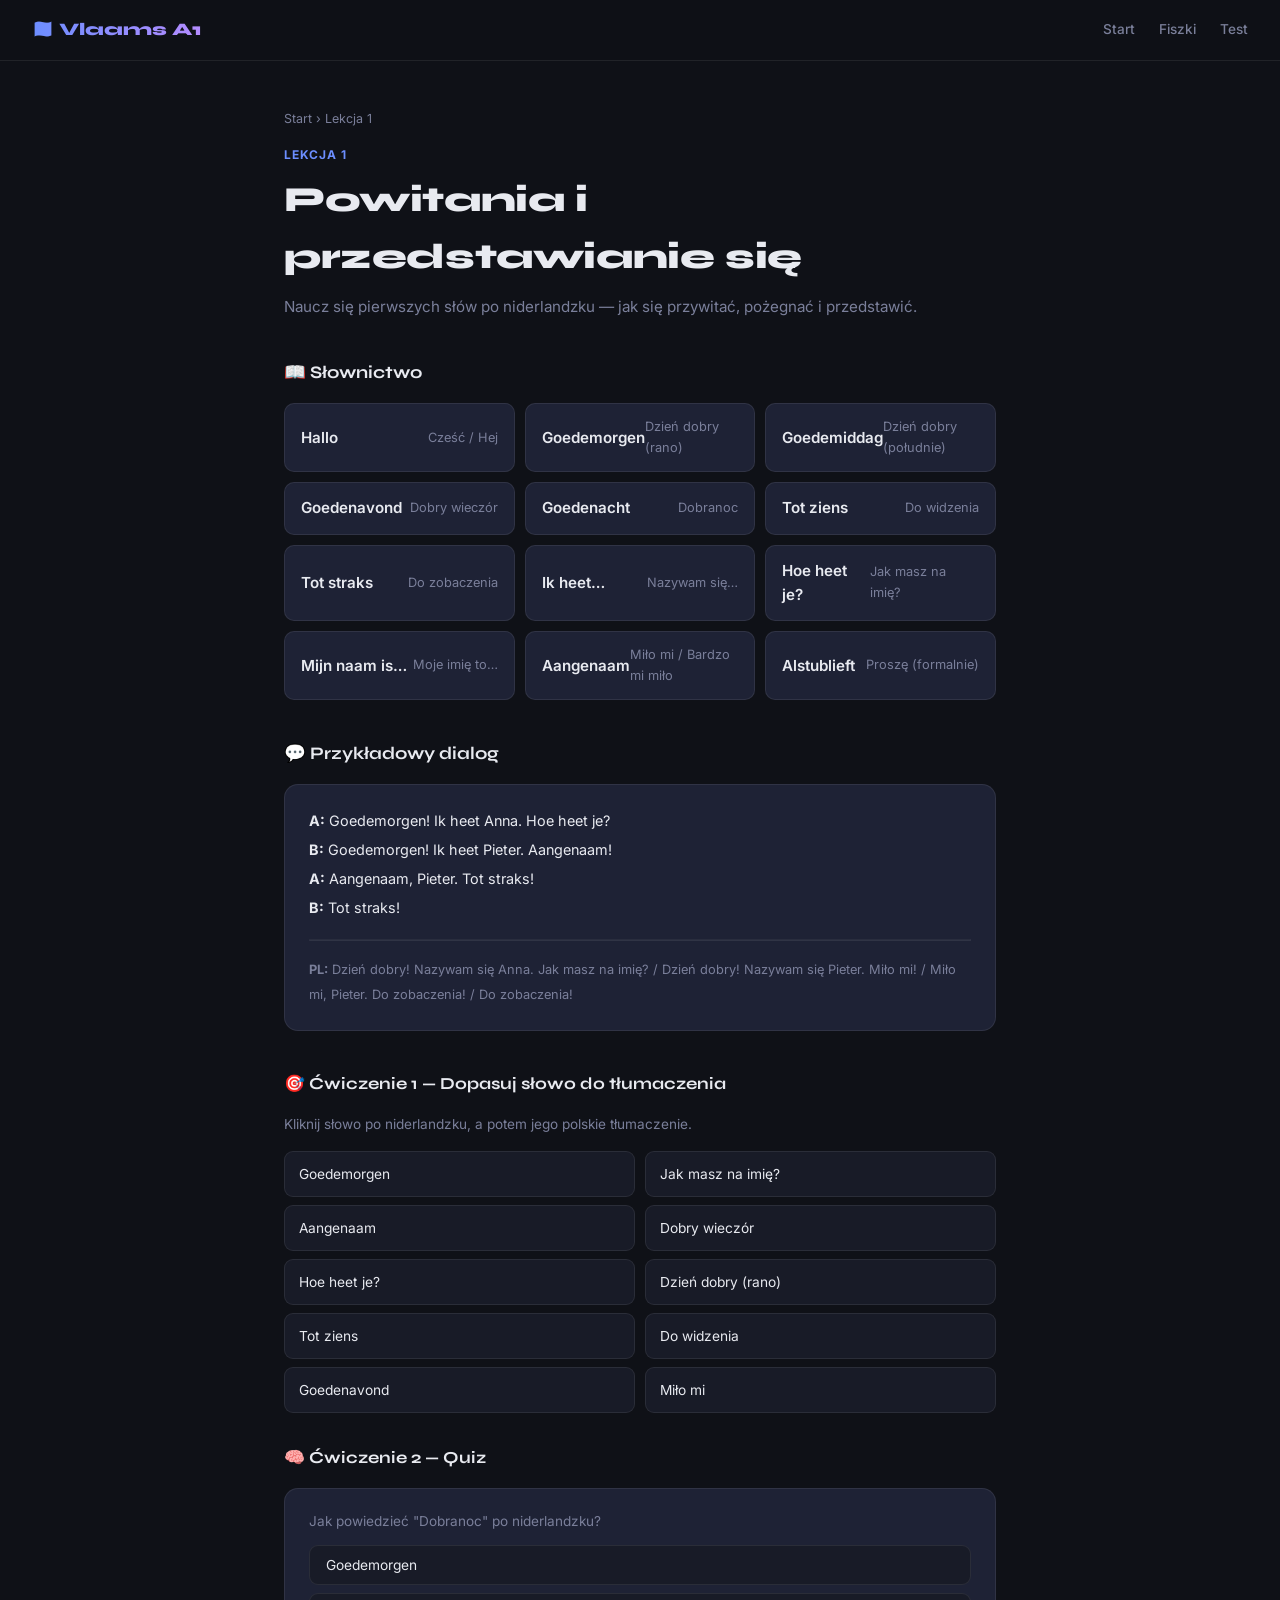
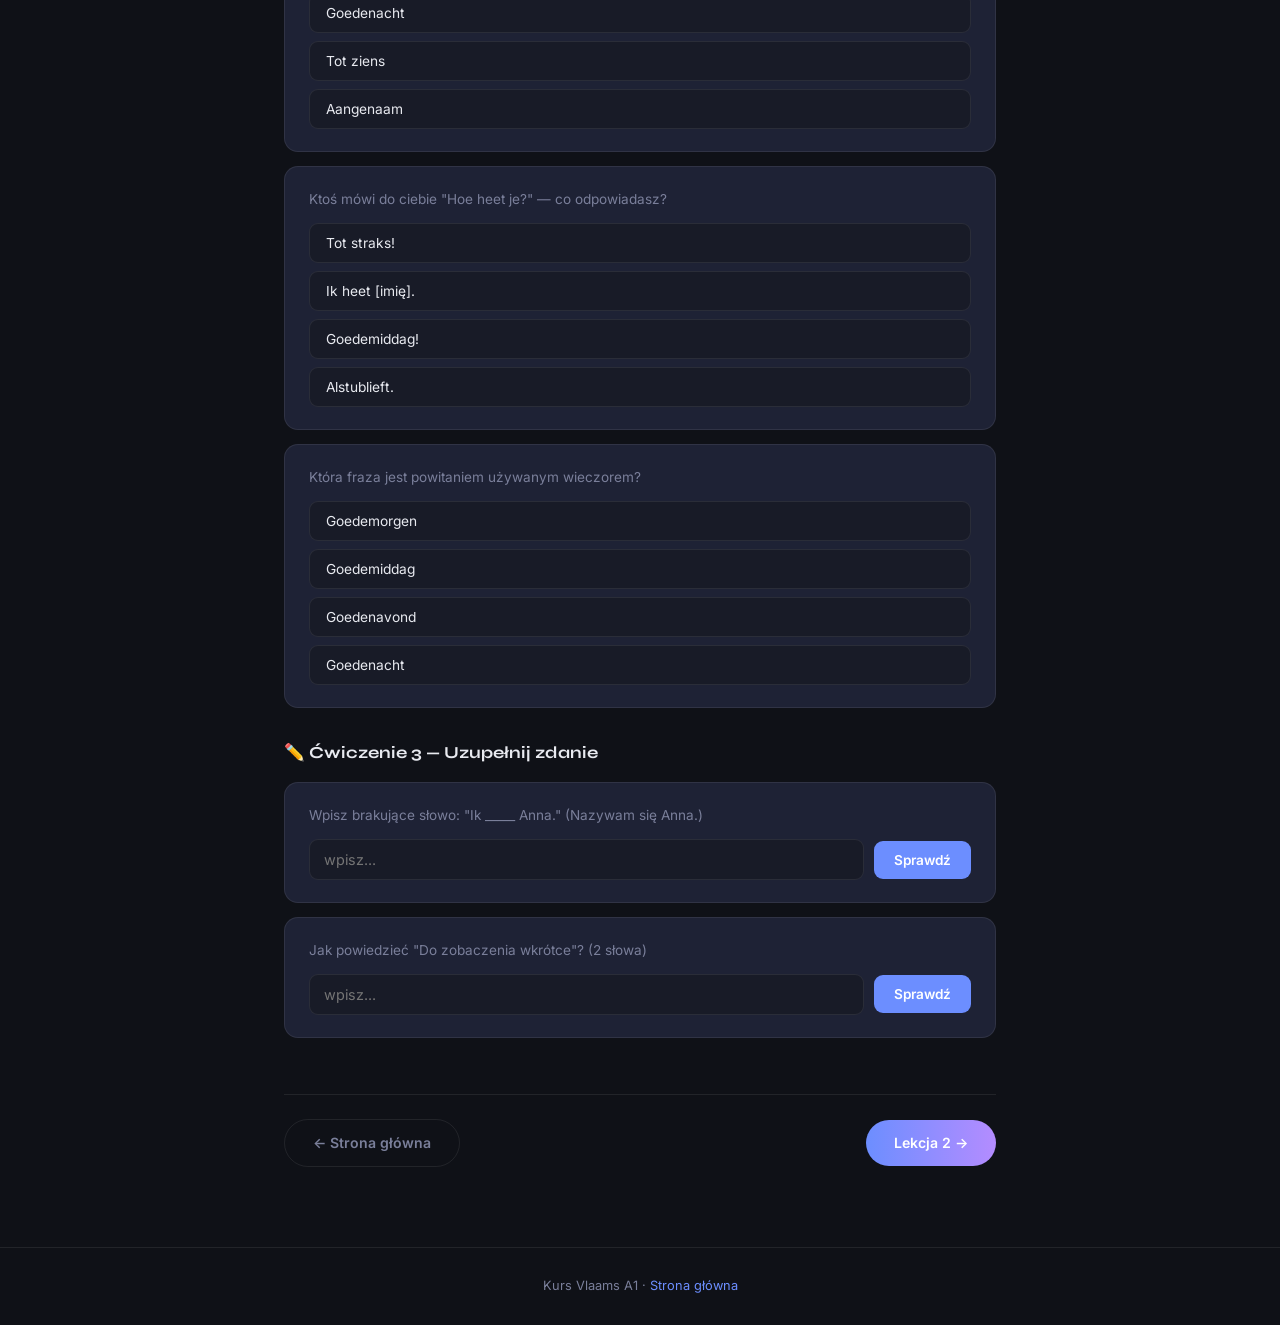
<file: les-1.html>
<!DOCTYPE html>
<html lang="pl">
<head>
<meta charset="UTF-8">
<meta name="viewport" content="width=device-width, initial-scale=1.0">
<title>Lekcja 1 – Powitania | Vlaams A1</title>
<link rel="stylesheet" href="../assets/style.css">
</head>
<body>

<nav>
  <a href="../index.html" class="nav-logo">🇧🇪 Vlaams A1</a>
  <div class="nav-links">
    <a href="../index.html">Start</a>
    <a href="../flashcards-werkwoorden.html">Fiszki</a>
    <a href="../test.html">Test</a>
  </div>
</nav>

<div class="lesson-wrap">
  <div class="lesson-header">
    <div class="breadcrumb"><a href="../index.html">Start</a> › Lekcja 1</div>
    <div class="lesson-num" style="color:var(--accent);font-size:0.75rem;font-weight:700;letter-spacing:.8px;text-transform:uppercase;margin-bottom:8px">Lekcja 1</div>
    <h1>Powitania i przedstawianie się</h1>
    <p>Naucz się pierwszych słów po niderlandzku — jak się przywitać, pożegnać i przedstawić.</p>
  </div>

  <!-- VOCABULARY -->
  <div class="vocab-section">
    <h2>📖 Słownictwo</h2>
    <div class="vocab-grid">
      <div class="vocab-item"><span class="vocab-nl">Hallo</span><span class="vocab-pl">Cześć / Hej</span></div>
      <div class="vocab-item"><span class="vocab-nl">Goedemorgen</span><span class="vocab-pl">Dzień dobry (rano)</span></div>
      <div class="vocab-item"><span class="vocab-nl">Goedemiddag</span><span class="vocab-pl">Dzień dobry (południe)</span></div>
      <div class="vocab-item"><span class="vocab-nl">Goedenavond</span><span class="vocab-pl">Dobry wieczór</span></div>
      <div class="vocab-item"><span class="vocab-nl">Goedenacht</span><span class="vocab-pl">Dobranoc</span></div>
      <div class="vocab-item"><span class="vocab-nl">Tot ziens</span><span class="vocab-pl">Do widzenia</span></div>
      <div class="vocab-item"><span class="vocab-nl">Tot straks</span><span class="vocab-pl">Do zobaczenia</span></div>
      <div class="vocab-item"><span class="vocab-nl">Ik heet…</span><span class="vocab-pl">Nazywam się…</span></div>
      <div class="vocab-item"><span class="vocab-nl">Hoe heet je?</span><span class="vocab-pl">Jak masz na imię?</span></div>
      <div class="vocab-item"><span class="vocab-nl">Mijn naam is…</span><span class="vocab-pl">Moje imię to…</span></div>
      <div class="vocab-item"><span class="vocab-nl">Aangenaam</span><span class="vocab-pl">Miło mi / Bardzo mi miło</span></div>
      <div class="vocab-item"><span class="vocab-nl">Alstublieft</span><span class="vocab-pl">Proszę (formalnie)</span></div>
    </div>
  </div>

  <!-- DIALOGUE -->
  <div class="vocab-section">
    <h2>💬 Przykładowy dialog</h2>
    <div class="ex-card" style="font-size:0.9rem;line-height:2">
      <p><strong>A:</strong> Goedemorgen! Ik heet Anna. Hoe heet je?</p>
      <p><strong>B:</strong> Goedemorgen! Ik heet Pieter. Aangenaam!</p>
      <p><strong>A:</strong> Aangenaam, Pieter. Tot straks!</p>
      <p><strong>B:</strong> Tot straks!</p>
      <hr style="border-color:var(--border);margin:16px 0">
      <p style="color:var(--muted);font-size:0.8rem"><strong>PL:</strong> Dzień dobry! Nazywam się Anna. Jak masz na imię? / Dzień dobry! Nazywam się Pieter. Miło mi! / Miło mi, Pieter. Do zobaczenia! / Do zobaczenia!</p>
    </div>
  </div>

  <!-- EXERCISE 1: match -->
  <div class="exercise-block">
    <h2>🎯 Ćwiczenie 1 — Dopasuj słowo do tłumaczenia</h2>
    <p class="ex-prompt" style="margin-bottom:16px">Kliknij słowo po niderlandzku, a potem jego polskie tłumaczenie.</p>
    <div class="match-wrap" id="match-wrap">
      <div class="match-col" id="col-nl">
        <div class="match-item" data-pair="1" data-side="nl" onclick="matchClick(this)">Goedemorgen</div>
        <div class="match-item" data-pair="2" data-side="nl" onclick="matchClick(this)">Aangenaam</div>
        <div class="match-item" data-pair="3" data-side="nl" onclick="matchClick(this)">Hoe heet je?</div>
        <div class="match-item" data-pair="4" data-side="nl" onclick="matchClick(this)">Tot ziens</div>
        <div class="match-item" data-pair="5" data-side="nl" onclick="matchClick(this)">Goedenavond</div>
      </div>
      <div class="match-col" id="col-pl">
        <div class="match-item" data-pair="3" data-side="pl" onclick="matchClick(this)">Jak masz na imię?</div>
        <div class="match-item" data-pair="5" data-side="pl" onclick="matchClick(this)">Dobry wieczór</div>
        <div class="match-item" data-pair="1" data-side="pl" onclick="matchClick(this)">Dzień dobry (rano)</div>
        <div class="match-item" data-pair="4" data-side="pl" onclick="matchClick(this)">Do widzenia</div>
        <div class="match-item" data-pair="2" data-side="pl" onclick="matchClick(this)">Miło mi</div>
      </div>
    </div>
    <div id="match-result" style="margin-top:14px;font-size:0.85rem;color:var(--green);display:none">✓ Wszystkie pary dopasowane! Świetna robota!</div>
  </div>

  <!-- EXERCISE 2: MC quiz -->
  <div class="exercise-block">
    <h2>🧠 Ćwiczenie 2 — Quiz</h2>

    <div class="ex-card">
      <div class="ex-prompt">Jak powiedzieć "Dobranoc" po niderlandzku?</div>
      <div class="ex-options">
        <button class="ex-opt" onclick="handleMC(this,false,document.getElementById('fb1'),'Goedenacht')">Goedemorgen</button>
        <button class="ex-opt" onclick="handleMC(this,true, document.getElementById('fb1'),'Goedenacht')">Goedenacht</button>
        <button class="ex-opt" onclick="handleMC(this,false,document.getElementById('fb1'),'Goedenacht')">Tot ziens</button>
        <button class="ex-opt" onclick="handleMC(this,false,document.getElementById('fb1'),'Goedenacht')">Aangenaam</button>
      </div>
      <div class="ex-feedback" id="fb1"></div>
    </div>

    <div class="ex-card">
      <div class="ex-prompt">Ktoś mówi do ciebie "Hoe heet je?" — co odpowiadasz?</div>
      <div class="ex-options">
        <button class="ex-opt" onclick="handleMC(this,false,document.getElementById('fb2'),'Ik heet [imię].')">Tot straks!</button>
        <button class="ex-opt" onclick="handleMC(this,true, document.getElementById('fb2'),'Ik heet [imię].')">Ik heet [imię].</button>
        <button class="ex-opt" onclick="handleMC(this,false,document.getElementById('fb2'),'Ik heet [imię].')">Goedemiddag!</button>
        <button class="ex-opt" onclick="handleMC(this,false,document.getElementById('fb2'),'Ik heet [imię].')">Alstublieft.</button>
      </div>
      <div class="ex-feedback" id="fb2"></div>
    </div>

    <div class="ex-card">
      <div class="ex-prompt">Która fraza jest powitaniem używanym wieczorem?</div>
      <div class="ex-options">
        <button class="ex-opt" onclick="handleMC(this,false,document.getElementById('fb3'),'Goedenavond')">Goedemorgen</button>
        <button class="ex-opt" onclick="handleMC(this,false,document.getElementById('fb3'),'Goedenavond')">Goedemiddag</button>
        <button class="ex-opt" onclick="handleMC(this,true, document.getElementById('fb3'),'Goedenavond')">Goedenavond</button>
        <button class="ex-opt" onclick="handleMC(this,false,document.getElementById('fb3'),'Goedenavond')">Goedenacht</button>
      </div>
      <div class="ex-feedback" id="fb3"></div>
    </div>
  </div>

  <!-- EXERCISE 3: fill -->
  <div class="exercise-block">
    <h2>✏️ Ćwiczenie 3 — Uzupełnij zdanie</h2>

    <div class="ex-card">
      <div class="ex-prompt">Wpisz brakujące słowo: "Ik _____ Anna." (Nazywam się Anna.)</div>
      <div class="fill-row">
        <input class="fill-in" id="f1" placeholder="wpisz..." onkeydown="if(event.key==='Enter')cf('f1','fb-f1','heet')">
        <button class="check-btn" onclick="cf('f1','fb-f1','heet')">Sprawdź</button>
      </div>
      <div class="ex-feedback" id="fb-f1"></div>
    </div>

    <div class="ex-card">
      <div class="ex-prompt">Jak powiedzieć "Do zobaczenia wkrótce"? (2 słowa)</div>
      <div class="fill-row">
        <input class="fill-in" id="f2" placeholder="wpisz..." onkeydown="if(event.key==='Enter')cf('f2','fb-f2','tot straks')">
        <button class="check-btn" onclick="cf('f2','fb-f2','tot straks')">Sprawdź</button>
      </div>
      <div class="ex-feedback" id="fb-f2"></div>
    </div>
  </div>

  <div class="lesson-nav">
    <a href="../index.html" class="btn btn-outline">← Strona główna</a>
    <a href="les-2.html" class="btn btn-primary">Lekcja 2 →</a>
  </div>
</div>

<footer><p>Kurs Vlaams A1 · <a href="../index.html">Strona główna</a></p></footer>

<script src="../assets/shared.js"></script>
<script>
let matchSelected = null;
let matchedPairs = 0;
const totalPairs = 5;

function matchClick(el) {
  if (el.classList.contains('matched')) return;
  if (!matchSelected) {
    if (matchSelected) matchSelected.classList.remove('selected');
    matchSelected = el;
    el.classList.add('selected');
  } else {
    if (matchSelected === el) { el.classList.remove('selected'); matchSelected = null; return; }
    if (matchSelected.dataset.side === el.dataset.side) {
      matchSelected.classList.remove('selected'); matchSelected = el; el.classList.add('selected'); return;
    }
    if (matchSelected.dataset.pair === el.dataset.pair) {
      [matchSelected, el].forEach(e => { e.classList.remove('selected'); e.classList.add('matched'); e.onclick = null; });
      matchedPairs++;
      if (matchedPairs === totalPairs) document.getElementById('match-result').style.display = 'block';
    } else {
      [matchSelected, el].forEach(e => { e.classList.add('wrong-flash'); setTimeout(()=>e.classList.remove('wrong-flash'),500); });
      matchSelected.classList.remove('selected');
    }
    matchSelected = null;
  }
}

function cf(inputId, fbId, correct, alts) {
  const inp = document.getElementById(inputId);
  const fb  = document.getElementById(fbId);
  handleFill(inp, inp.nextElementSibling, fb, correct, alts || []);
}
</script>
</body>
</html>
</file>
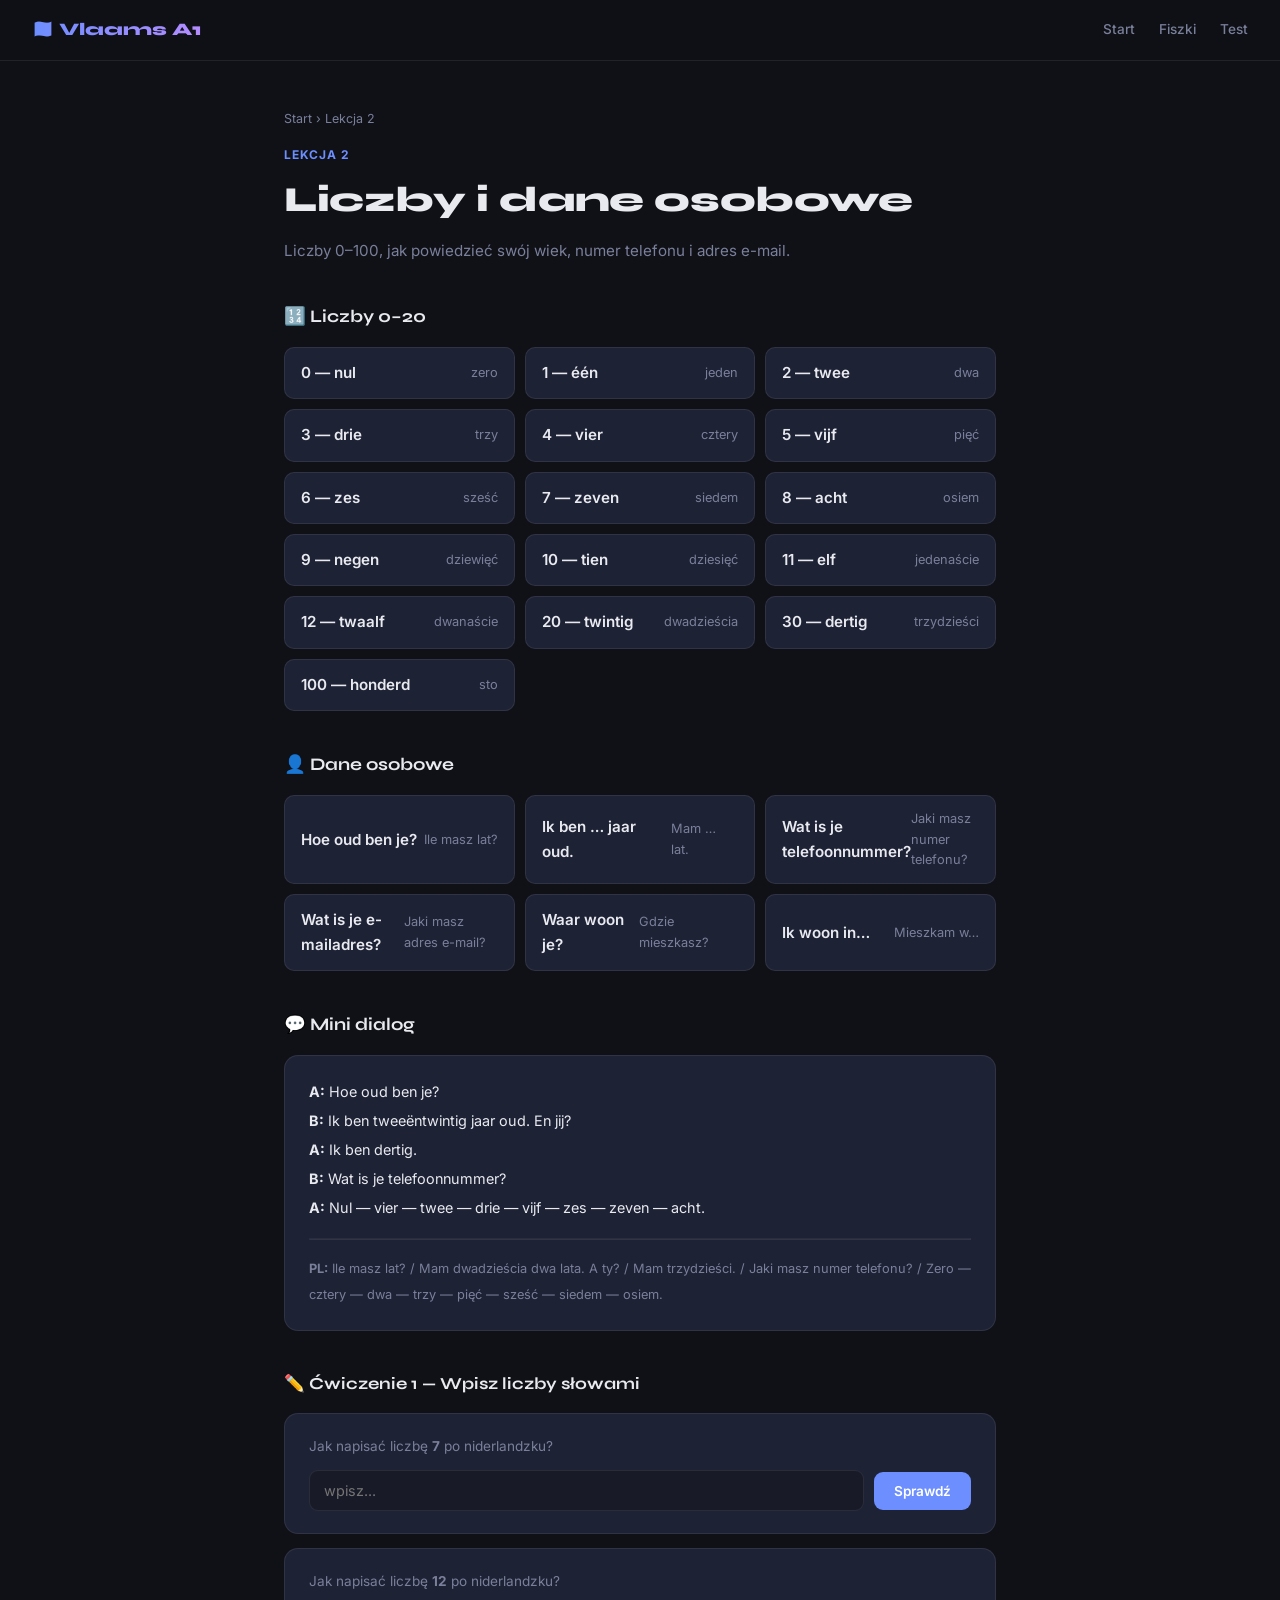
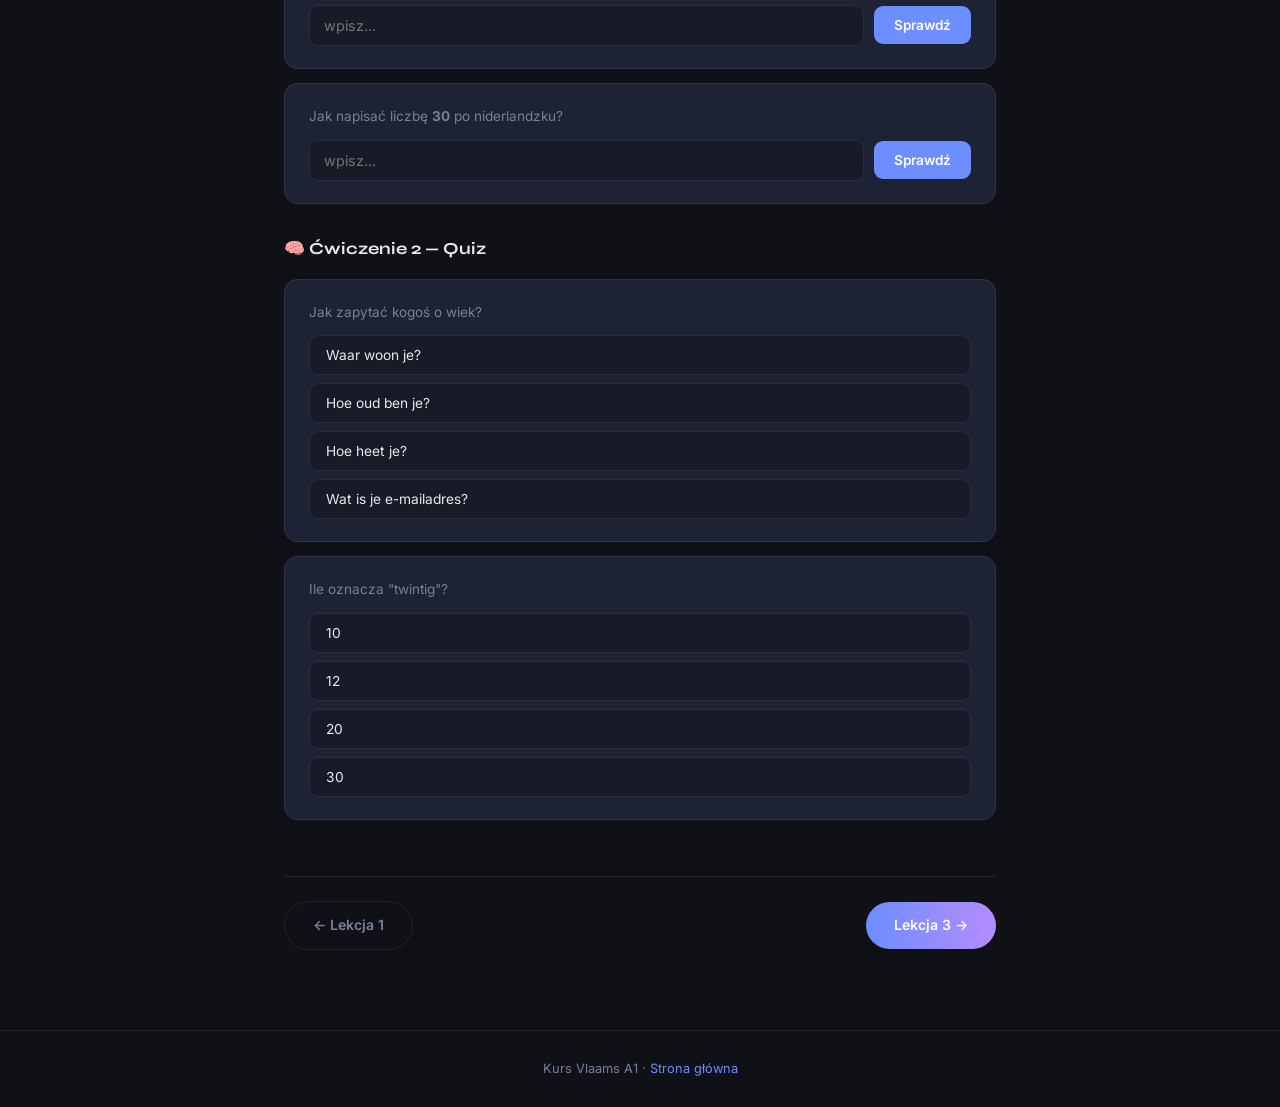
<file: les-2.html>
<!DOCTYPE html>
<html lang="pl">
<head>
<meta charset="UTF-8">
<meta name="viewport" content="width=device-width, initial-scale=1.0">
<title>Lekcja 2 – Liczby | Vlaams A1</title>
<link rel="stylesheet" href="../assets/style.css">
</head>
<body>

<nav>
  <a href="../index.html" class="nav-logo">🇧🇪 Vlaams A1</a>
  <div class="nav-links">
    <a href="../index.html">Start</a>
    <a href="../flashcards-werkwoorden.html">Fiszki</a>
    <a href="../test.html">Test</a>
  </div>
</nav>

<div class="lesson-wrap">
  <div class="lesson-header">
    <div class="breadcrumb"><a href="../index.html">Start</a> › Lekcja 2</div>
    <div class="lesson-num" style="color:var(--accent);font-size:0.75rem;font-weight:700;letter-spacing:.8px;text-transform:uppercase;margin-bottom:8px">Lekcja 2</div>
    <h1>Liczby i dane osobowe</h1>
    <p>Liczby 0–100, jak powiedzieć swój wiek, numer telefonu i adres e-mail.</p>
  </div>

  <div class="vocab-section">
    <h2>🔢 Liczby 0–20</h2>
    <div class="vocab-grid">
      <div class="vocab-item"><span class="vocab-nl">0 — nul</span><span class="vocab-pl">zero</span></div>
      <div class="vocab-item"><span class="vocab-nl">1 — één</span><span class="vocab-pl">jeden</span></div>
      <div class="vocab-item"><span class="vocab-nl">2 — twee</span><span class="vocab-pl">dwa</span></div>
      <div class="vocab-item"><span class="vocab-nl">3 — drie</span><span class="vocab-pl">trzy</span></div>
      <div class="vocab-item"><span class="vocab-nl">4 — vier</span><span class="vocab-pl">cztery</span></div>
      <div class="vocab-item"><span class="vocab-nl">5 — vijf</span><span class="vocab-pl">pięć</span></div>
      <div class="vocab-item"><span class="vocab-nl">6 — zes</span><span class="vocab-pl">sześć</span></div>
      <div class="vocab-item"><span class="vocab-nl">7 — zeven</span><span class="vocab-pl">siedem</span></div>
      <div class="vocab-item"><span class="vocab-nl">8 — acht</span><span class="vocab-pl">osiem</span></div>
      <div class="vocab-item"><span class="vocab-nl">9 — negen</span><span class="vocab-pl">dziewięć</span></div>
      <div class="vocab-item"><span class="vocab-nl">10 — tien</span><span class="vocab-pl">dziesięć</span></div>
      <div class="vocab-item"><span class="vocab-nl">11 — elf</span><span class="vocab-pl">jedenaście</span></div>
      <div class="vocab-item"><span class="vocab-nl">12 — twaalf</span><span class="vocab-pl">dwanaście</span></div>
      <div class="vocab-item"><span class="vocab-nl">20 — twintig</span><span class="vocab-pl">dwadzieścia</span></div>
      <div class="vocab-item"><span class="vocab-nl">30 — dertig</span><span class="vocab-pl">trzydzieści</span></div>
      <div class="vocab-item"><span class="vocab-nl">100 — honderd</span><span class="vocab-pl">sto</span></div>
    </div>
  </div>

  <div class="vocab-section">
    <h2>👤 Dane osobowe</h2>
    <div class="vocab-grid">
      <div class="vocab-item"><span class="vocab-nl">Hoe oud ben je?</span><span class="vocab-pl">Ile masz lat?</span></div>
      <div class="vocab-item"><span class="vocab-nl">Ik ben … jaar oud.</span><span class="vocab-pl">Mam … lat.</span></div>
      <div class="vocab-item"><span class="vocab-nl">Wat is je telefoonnummer?</span><span class="vocab-pl">Jaki masz numer telefonu?</span></div>
      <div class="vocab-item"><span class="vocab-nl">Wat is je e-mailadres?</span><span class="vocab-pl">Jaki masz adres e-mail?</span></div>
      <div class="vocab-item"><span class="vocab-nl">Waar woon je?</span><span class="vocab-pl">Gdzie mieszkasz?</span></div>
      <div class="vocab-item"><span class="vocab-nl">Ik woon in…</span><span class="vocab-pl">Mieszkam w…</span></div>
    </div>
  </div>

  <div class="vocab-section">
    <h2>💬 Mini dialog</h2>
    <div class="ex-card" style="font-size:0.9rem;line-height:2">
      <p><strong>A:</strong> Hoe oud ben je?</p>
      <p><strong>B:</strong> Ik ben tweeëntwintig jaar oud. En jij?</p>
      <p><strong>A:</strong> Ik ben dertig.</p>
      <p><strong>B:</strong> Wat is je telefoonnummer?</p>
      <p><strong>A:</strong> Nul — vier — twee — drie — vijf — zes — zeven — acht.</p>
      <hr style="border-color:var(--border);margin:16px 0">
      <p style="color:var(--muted);font-size:0.8rem"><strong>PL:</strong> Ile masz lat? / Mam dwadzieścia dwa lata. A ty? / Mam trzydzieści. / Jaki masz numer telefonu? / Zero — cztery — dwa — trzy — pięć — sześć — siedem — osiem.</p>
    </div>
  </div>

  <div class="exercise-block">
    <h2>✏️ Ćwiczenie 1 — Wpisz liczby słowami</h2>

    <div class="ex-card">
      <div class="ex-prompt">Jak napisać liczbę <strong>7</strong> po niderlandzku?</div>
      <div class="fill-row">
        <input class="fill-in" id="n1" placeholder="wpisz..." onkeydown="if(event.key==='Enter')cfn('n1','fb-n1','zeven')">
        <button class="check-btn" onclick="cfn('n1','fb-n1','zeven')">Sprawdź</button>
      </div>
      <div class="ex-feedback" id="fb-n1"></div>
    </div>

    <div class="ex-card">
      <div class="ex-prompt">Jak napisać liczbę <strong>12</strong> po niderlandzku?</div>
      <div class="fill-row">
        <input class="fill-in" id="n2" placeholder="wpisz..." onkeydown="if(event.key==='Enter')cfn('n2','fb-n2','twaalf')">
        <button class="check-btn" onclick="cfn('n2','fb-n2','twaalf')">Sprawdź</button>
      </div>
      <div class="ex-feedback" id="fb-n2"></div>
    </div>

    <div class="ex-card">
      <div class="ex-prompt">Jak napisać liczbę <strong>30</strong> po niderlandzku?</div>
      <div class="fill-row">
        <input class="fill-in" id="n3" placeholder="wpisz..." onkeydown="if(event.key==='Enter')cfn('n3','fb-n3','dertig')">
        <button class="check-btn" onclick="cfn('n3','fb-n3','dertig')">Sprawdź</button>
      </div>
      <div class="ex-feedback" id="fb-n3"></div>
    </div>
  </div>

  <div class="exercise-block">
    <h2>🧠 Ćwiczenie 2 — Quiz</h2>

    <div class="ex-card">
      <div class="ex-prompt">Jak zapytać kogoś o wiek?</div>
      <div class="ex-options">
        <button class="ex-opt" onclick="handleMC(this,false,document.getElementById('qfb1'),'Hoe oud ben je?')">Waar woon je?</button>
        <button class="ex-opt" onclick="handleMC(this,true, document.getElementById('qfb1'),'Hoe oud ben je?')">Hoe oud ben je?</button>
        <button class="ex-opt" onclick="handleMC(this,false,document.getElementById('qfb1'),'Hoe oud ben je?')">Hoe heet je?</button>
        <button class="ex-opt" onclick="handleMC(this,false,document.getElementById('qfb1'),'Hoe oud ben je?')">Wat is je e-mailadres?</button>
      </div>
      <div class="ex-feedback" id="qfb1"></div>
    </div>

    <div class="ex-card">
      <div class="ex-prompt">Ile oznacza "twintig"?</div>
      <div class="ex-options">
        <button class="ex-opt" onclick="handleMC(this,false,document.getElementById('qfb2'),'20 (dwadzieścia)')">10</button>
        <button class="ex-opt" onclick="handleMC(this,false,document.getElementById('qfb2'),'20 (dwadzieścia)')">12</button>
        <button class="ex-opt" onclick="handleMC(this,true, document.getElementById('qfb2'),'20 (dwadzieścia)')">20</button>
        <button class="ex-opt" onclick="handleMC(this,false,document.getElementById('qfb2'),'20 (dwadzieścia)')">30</button>
      </div>
      <div class="ex-feedback" id="qfb2"></div>
    </div>
  </div>

  <div class="lesson-nav">
    <a href="les-1.html" class="btn btn-outline">← Lekcja 1</a>
    <a href="les-3.html" class="btn btn-primary">Lekcja 3 →</a>
  </div>
</div>

<footer><p>Kurs Vlaams A1 · <a href="../index.html">Strona główna</a></p></footer>
<script src="../assets/shared.js"></script>
<script>
function cfn(inputId, fbId, correct, alts) {
  const inp = document.getElementById(inputId);
  handleFill(inp, inp.nextElementSibling, document.getElementById(fbId), correct, alts || []);
}
</script>
</body>
</html>
</file>
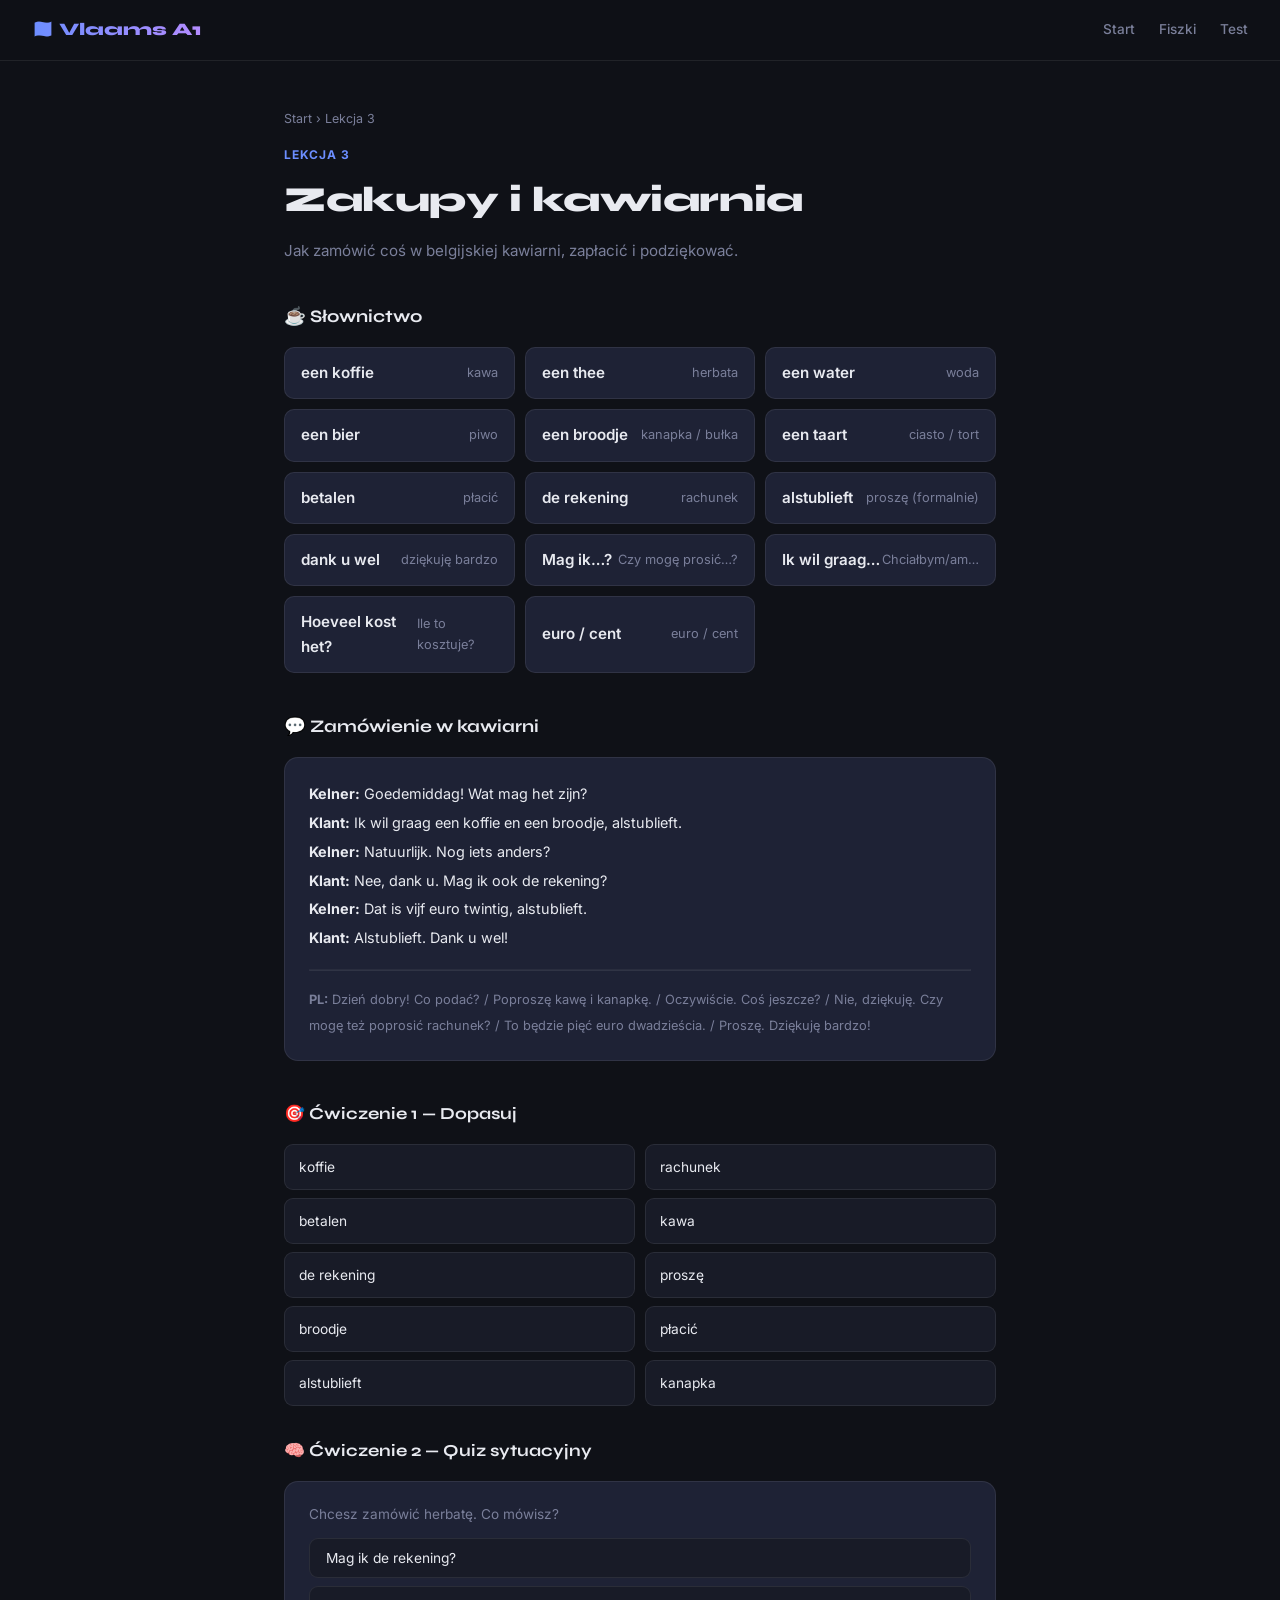
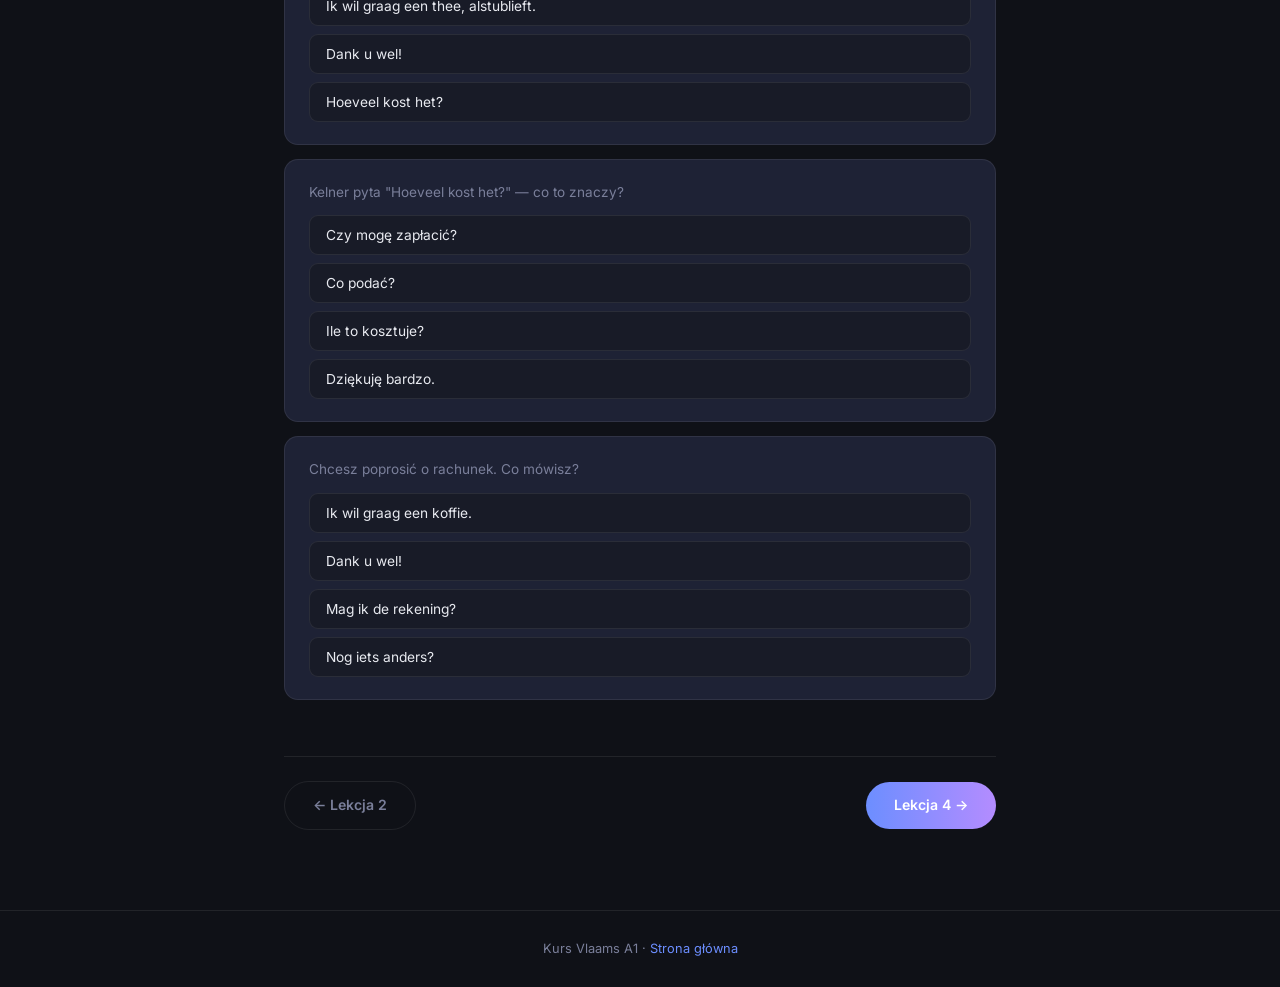
<file: les-3.html>
<!DOCTYPE html>
<html lang="pl">
<head>
<meta charset="UTF-8">
<meta name="viewport" content="width=device-width, initial-scale=1.0">
<title>Lekcja 3 – Kawiarnia | Vlaams A1</title>
<link rel="stylesheet" href="../assets/style.css">
</head>
<body>

<nav>
  <a href="../index.html" class="nav-logo">🇧🇪 Vlaams A1</a>
  <div class="nav-links">
    <a href="../index.html">Start</a>
    <a href="../flashcards-werkwoorden.html">Fiszki</a>
    <a href="../test.html">Test</a>
  </div>
</nav>

<div class="lesson-wrap">
  <div class="lesson-header">
    <div class="breadcrumb"><a href="../index.html">Start</a> › Lekcja 3</div>
    <div class="lesson-num" style="color:var(--accent);font-size:0.75rem;font-weight:700;letter-spacing:.8px;text-transform:uppercase;margin-bottom:8px">Lekcja 3</div>
    <h1>Zakupy i kawiarnia</h1>
    <p>Jak zamówić coś w belgijskiej kawiarni, zapłacić i podziękować.</p>
  </div>

  <div class="vocab-section">
    <h2>☕ Słownictwo</h2>
    <div class="vocab-grid">
      <div class="vocab-item"><span class="vocab-nl">een koffie</span><span class="vocab-pl">kawa</span></div>
      <div class="vocab-item"><span class="vocab-nl">een thee</span><span class="vocab-pl">herbata</span></div>
      <div class="vocab-item"><span class="vocab-nl">een water</span><span class="vocab-pl">woda</span></div>
      <div class="vocab-item"><span class="vocab-nl">een bier</span><span class="vocab-pl">piwo</span></div>
      <div class="vocab-item"><span class="vocab-nl">een broodje</span><span class="vocab-pl">kanapka / bułka</span></div>
      <div class="vocab-item"><span class="vocab-nl">een taart</span><span class="vocab-pl">ciasto / tort</span></div>
      <div class="vocab-item"><span class="vocab-nl">betalen</span><span class="vocab-pl">płacić</span></div>
      <div class="vocab-item"><span class="vocab-nl">de rekening</span><span class="vocab-pl">rachunek</span></div>
      <div class="vocab-item"><span class="vocab-nl">alstublieft</span><span class="vocab-pl">proszę (formalnie)</span></div>
      <div class="vocab-item"><span class="vocab-nl">dank u wel</span><span class="vocab-pl">dziękuję bardzo</span></div>
      <div class="vocab-item"><span class="vocab-nl">Mag ik…?</span><span class="vocab-pl">Czy mogę prosić…?</span></div>
      <div class="vocab-item"><span class="vocab-nl">Ik wil graag…</span><span class="vocab-pl">Chciałbym/am…</span></div>
      <div class="vocab-item"><span class="vocab-nl">Hoeveel kost het?</span><span class="vocab-pl">Ile to kosztuje?</span></div>
      <div class="vocab-item"><span class="vocab-nl">euro / cent</span><span class="vocab-pl">euro / cent</span></div>
    </div>
  </div>

  <div class="vocab-section">
    <h2>💬 Zamówienie w kawiarni</h2>
    <div class="ex-card" style="font-size:0.9rem;line-height:2">
      <p><strong>Kelner:</strong> Goedemiddag! Wat mag het zijn?</p>
      <p><strong>Klant:</strong> Ik wil graag een koffie en een broodje, alstublieft.</p>
      <p><strong>Kelner:</strong> Natuurlijk. Nog iets anders?</p>
      <p><strong>Klant:</strong> Nee, dank u. Mag ik ook de rekening?</p>
      <p><strong>Kelner:</strong> Dat is vijf euro twintig, alstublieft.</p>
      <p><strong>Klant:</strong> Alstublieft. Dank u wel!</p>
      <hr style="border-color:var(--border);margin:16px 0">
      <p style="color:var(--muted);font-size:0.8rem"><strong>PL:</strong> Dzień dobry! Co podać? / Poproszę kawę i kanapkę. / Oczywiście. Coś jeszcze? / Nie, dziękuję. Czy mogę też poprosić rachunek? / To będzie pięć euro dwadzieścia. / Proszę. Dziękuję bardzo!</p>
    </div>
  </div>

  <div class="exercise-block">
    <h2>🎯 Ćwiczenie 1 — Dopasuj</h2>
    <div class="match-wrap" id="match-wrap">
      <div class="match-col">
        <div class="match-item" data-pair="1" data-side="nl" onclick="matchClick(this)">koffie</div>
        <div class="match-item" data-pair="2" data-side="nl" onclick="matchClick(this)">betalen</div>
        <div class="match-item" data-pair="3" data-side="nl" onclick="matchClick(this)">de rekening</div>
        <div class="match-item" data-pair="4" data-side="nl" onclick="matchClick(this)">broodje</div>
        <div class="match-item" data-pair="5" data-side="nl" onclick="matchClick(this)">alstublieft</div>
      </div>
      <div class="match-col">
        <div class="match-item" data-pair="3" data-side="pl" onclick="matchClick(this)">rachunek</div>
        <div class="match-item" data-pair="1" data-side="pl" onclick="matchClick(this)">kawa</div>
        <div class="match-item" data-pair="5" data-side="pl" onclick="matchClick(this)">proszę</div>
        <div class="match-item" data-pair="2" data-side="pl" onclick="matchClick(this)">płacić</div>
        <div class="match-item" data-pair="4" data-side="pl" onclick="matchClick(this)">kanapka</div>
      </div>
    </div>
    <div id="match-result" style="margin-top:14px;font-size:0.85rem;color:var(--green);display:none">✓ Wszystko dopasowane!</div>
  </div>

  <div class="exercise-block">
    <h2>🧠 Ćwiczenie 2 — Quiz sytuacyjny</h2>

    <div class="ex-card">
      <div class="ex-prompt">Chcesz zamówić herbatę. Co mówisz?</div>
      <div class="ex-options">
        <button class="ex-opt" onclick="handleMC(this,false,document.getElementById('qfb1'),'Ik wil graag een thee, alstublieft.')">Mag ik de rekening?</button>
        <button class="ex-opt" onclick="handleMC(this,true, document.getElementById('qfb1'),'Ik wil graag een thee, alstublieft.')">Ik wil graag een thee, alstublieft.</button>
        <button class="ex-opt" onclick="handleMC(this,false,document.getElementById('qfb1'),'Ik wil graag een thee, alstublieft.')">Dank u wel!</button>
        <button class="ex-opt" onclick="handleMC(this,false,document.getElementById('qfb1'),'Ik wil graag een thee, alstublieft.')">Hoeveel kost het?</button>
      </div>
      <div class="ex-feedback" id="qfb1"></div>
    </div>

    <div class="ex-card">
      <div class="ex-prompt">Kelner pyta "Hoeveel kost het?" — co to znaczy?</div>
      <div class="ex-options">
        <button class="ex-opt" onclick="handleMC(this,false,document.getElementById('qfb2'),'Ile to kosztuje?')">Czy mogę zapłacić?</button>
        <button class="ex-opt" onclick="handleMC(this,false,document.getElementById('qfb2'),'Ile to kosztuje?')">Co podać?</button>
        <button class="ex-opt" onclick="handleMC(this,true, document.getElementById('qfb2'),'Ile to kosztuje?')">Ile to kosztuje?</button>
        <button class="ex-opt" onclick="handleMC(this,false,document.getElementById('qfb2'),'Ile to kosztuje?')">Dziękuję bardzo.</button>
      </div>
      <div class="ex-feedback" id="qfb2"></div>
    </div>

    <div class="ex-card">
      <div class="ex-prompt">Chcesz poprosić o rachunek. Co mówisz?</div>
      <div class="ex-options">
        <button class="ex-opt" onclick="handleMC(this,false,document.getElementById('qfb3'),'Mag ik de rekening?')">Ik wil graag een koffie.</button>
        <button class="ex-opt" onclick="handleMC(this,false,document.getElementById('qfb3'),'Mag ik de rekening?')">Dank u wel!</button>
        <button class="ex-opt" onclick="handleMC(this,true, document.getElementById('qfb3'),'Mag ik de rekening?')">Mag ik de rekening?</button>
        <button class="ex-opt" onclick="handleMC(this,false,document.getElementById('qfb3'),'Mag ik de rekening?')">Nog iets anders?</button>
      </div>
      <div class="ex-feedback" id="qfb3"></div>
    </div>
  </div>

  <div class="lesson-nav">
    <a href="les-2.html" class="btn btn-outline">← Lekcja 2</a>
    <a href="les-4.html" class="btn btn-primary">Lekcja 4 →</a>
  </div>
</div>

<footer><p>Kurs Vlaams A1 · <a href="../index.html">Strona główna</a></p></footer>
<script src="../assets/shared.js"></script>
<script>
let matchSelected=null,matchedPairs=0;
function matchClick(el){
  if(el.classList.contains('matched'))return;
  if(!matchSelected){matchSelected=el;el.classList.add('selected');}
  else{
    if(matchSelected===el){el.classList.remove('selected');matchSelected=null;return;}
    if(matchSelected.dataset.side===el.dataset.side){matchSelected.classList.remove('selected');matchSelected=el;el.classList.add('selected');return;}
    if(matchSelected.dataset.pair===el.dataset.pair){
      [matchSelected,el].forEach(e=>{e.classList.remove('selected');e.classList.add('matched');e.onclick=null;});
      matchedPairs++;if(matchedPairs===5)document.getElementById('match-result').style.display='block';
    }else{[matchSelected,el].forEach(e=>{e.classList.add('wrong-flash');setTimeout(()=>e.classList.remove('wrong-flash'),500);});matchSelected.classList.remove('selected');}
    matchSelected=null;
  }
}
</script>
</body>
</html>
</file>
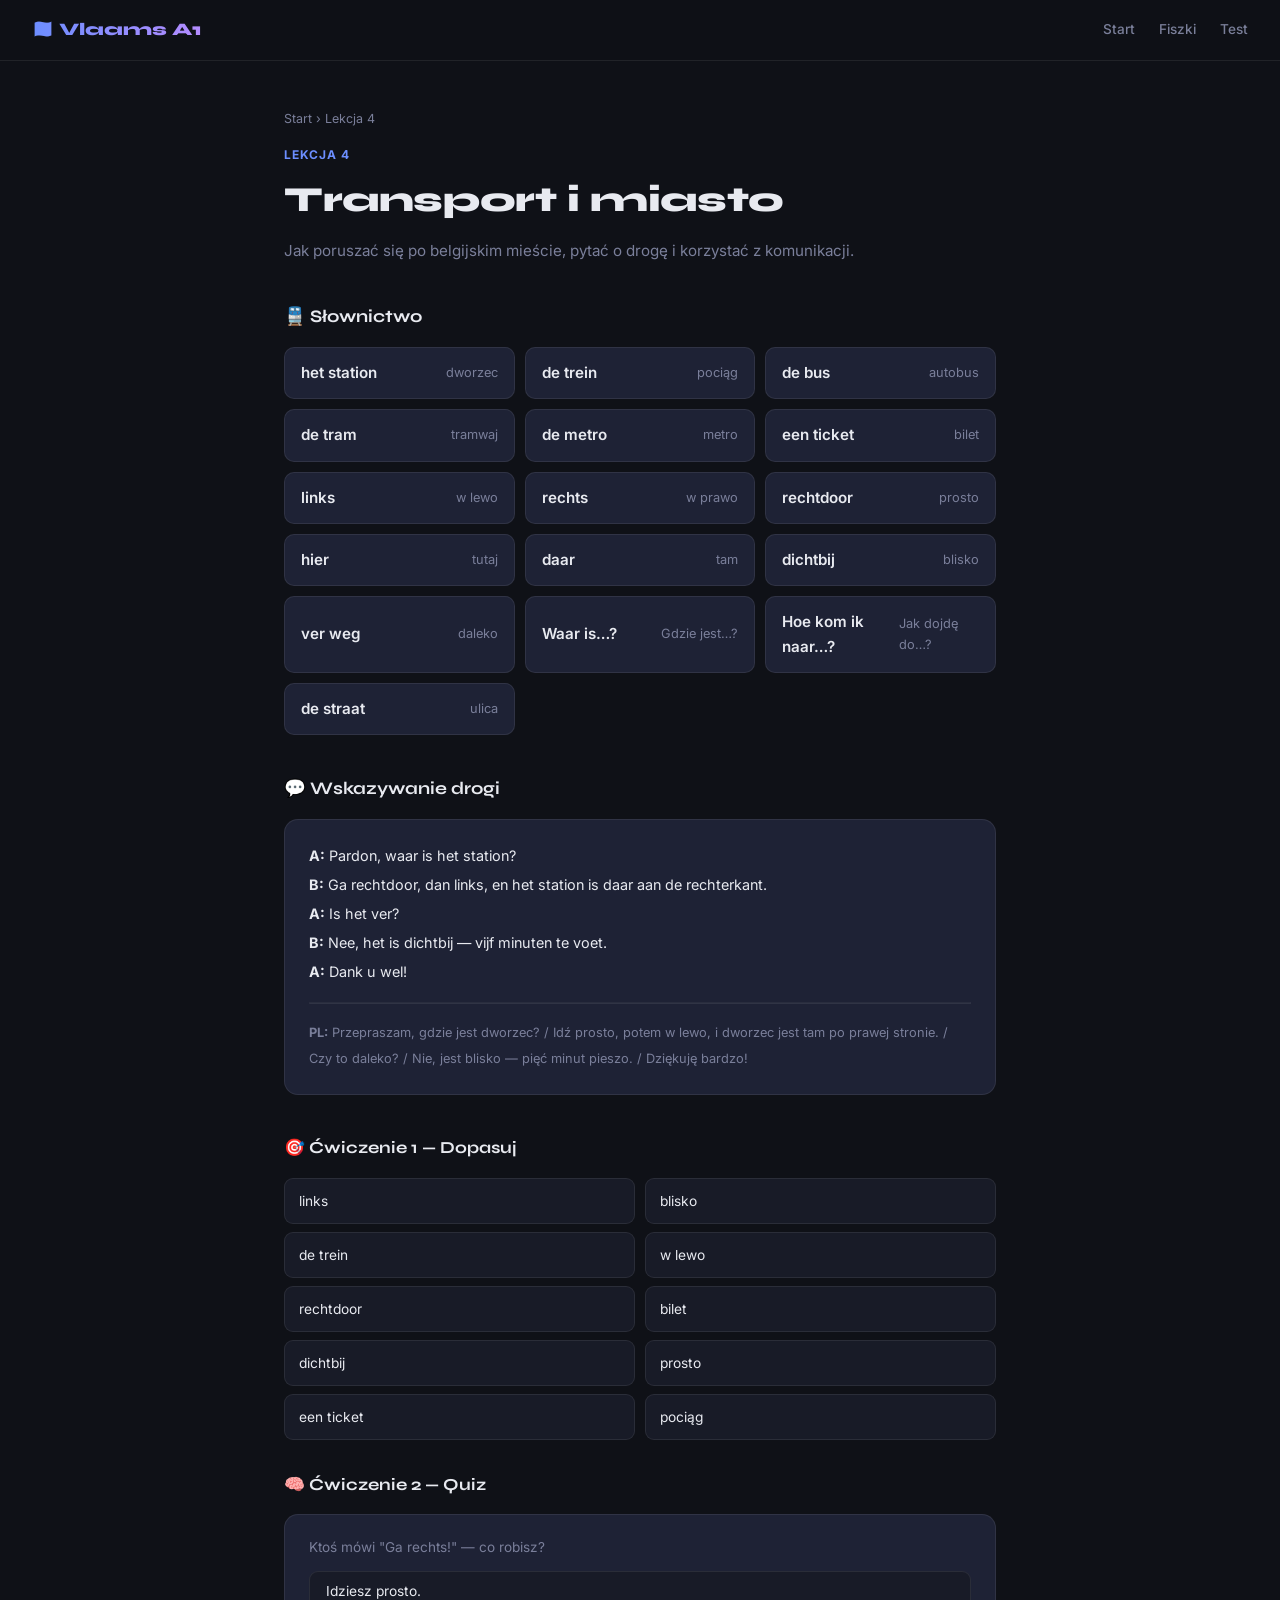
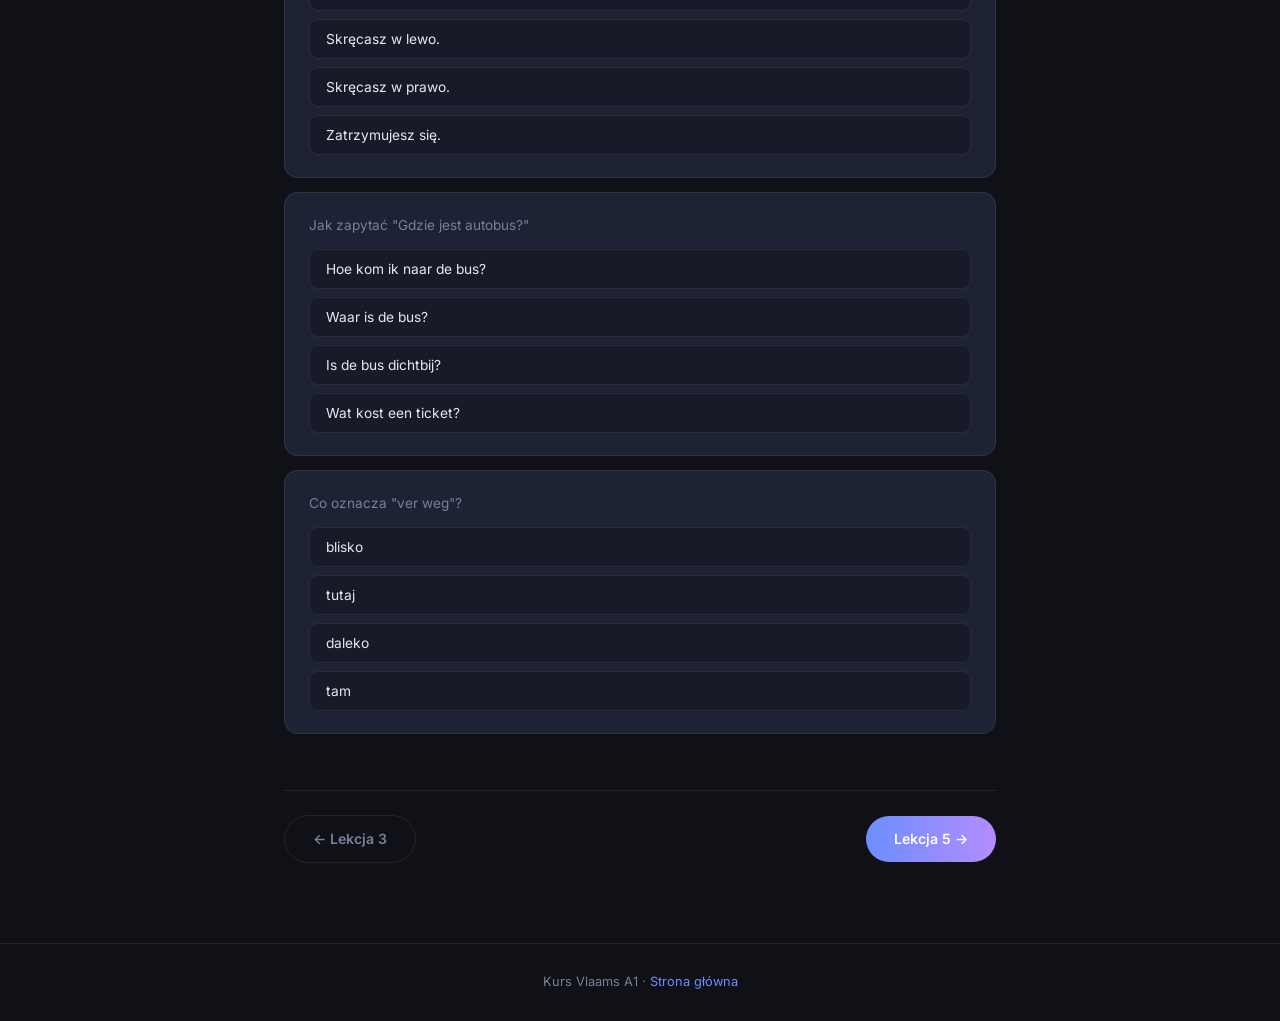
<file: les-4.html>
<!DOCTYPE html>
<html lang="pl">
<head>
<meta charset="UTF-8">
<meta name="viewport" content="width=device-width, initial-scale=1.0">
<title>Lekcja 4 – Transport | Vlaams A1</title>
<link rel="stylesheet" href="../assets/style.css">
</head>
<body>

<nav>
  <a href="../index.html" class="nav-logo">🇧🇪 Vlaams A1</a>
  <div class="nav-links">
    <a href="../index.html">Start</a>
    <a href="../flashcards-werkwoorden.html">Fiszki</a>
    <a href="../test.html">Test</a>
  </div>
</nav>

<div class="lesson-wrap">
  <div class="lesson-header">
    <div class="breadcrumb"><a href="../index.html">Start</a> › Lekcja 4</div>
    <div class="lesson-num" style="color:var(--accent);font-size:0.75rem;font-weight:700;letter-spacing:.8px;text-transform:uppercase;margin-bottom:8px">Lekcja 4</div>
    <h1>Transport i miasto</h1>
    <p>Jak poruszać się po belgijskim mieście, pytać o drogę i korzystać z komunikacji.</p>
  </div>

  <div class="vocab-section">
    <h2>🚆 Słownictwo</h2>
    <div class="vocab-grid">
      <div class="vocab-item"><span class="vocab-nl">het station</span><span class="vocab-pl">dworzec</span></div>
      <div class="vocab-item"><span class="vocab-nl">de trein</span><span class="vocab-pl">pociąg</span></div>
      <div class="vocab-item"><span class="vocab-nl">de bus</span><span class="vocab-pl">autobus</span></div>
      <div class="vocab-item"><span class="vocab-nl">de tram</span><span class="vocab-pl">tramwaj</span></div>
      <div class="vocab-item"><span class="vocab-nl">de metro</span><span class="vocab-pl">metro</span></div>
      <div class="vocab-item"><span class="vocab-nl">een ticket</span><span class="vocab-pl">bilet</span></div>
      <div class="vocab-item"><span class="vocab-nl">links</span><span class="vocab-pl">w lewo</span></div>
      <div class="vocab-item"><span class="vocab-nl">rechts</span><span class="vocab-pl">w prawo</span></div>
      <div class="vocab-item"><span class="vocab-nl">rechtdoor</span><span class="vocab-pl">prosto</span></div>
      <div class="vocab-item"><span class="vocab-nl">hier</span><span class="vocab-pl">tutaj</span></div>
      <div class="vocab-item"><span class="vocab-nl">daar</span><span class="vocab-pl">tam</span></div>
      <div class="vocab-item"><span class="vocab-nl">dichtbij</span><span class="vocab-pl">blisko</span></div>
      <div class="vocab-item"><span class="vocab-nl">ver weg</span><span class="vocab-pl">daleko</span></div>
      <div class="vocab-item"><span class="vocab-nl">Waar is…?</span><span class="vocab-pl">Gdzie jest…?</span></div>
      <div class="vocab-item"><span class="vocab-nl">Hoe kom ik naar…?</span><span class="vocab-pl">Jak dojdę do…?</span></div>
      <div class="vocab-item"><span class="vocab-nl">de straat</span><span class="vocab-pl">ulica</span></div>
    </div>
  </div>

  <div class="vocab-section">
    <h2>💬 Wskazywanie drogi</h2>
    <div class="ex-card" style="font-size:0.9rem;line-height:2">
      <p><strong>A:</strong> Pardon, waar is het station?</p>
      <p><strong>B:</strong> Ga rechtdoor, dan links, en het station is daar aan de rechterkant.</p>
      <p><strong>A:</strong> Is het ver?</p>
      <p><strong>B:</strong> Nee, het is dichtbij — vijf minuten te voet.</p>
      <p><strong>A:</strong> Dank u wel!</p>
      <hr style="border-color:var(--border);margin:16px 0">
      <p style="color:var(--muted);font-size:0.8rem"><strong>PL:</strong> Przepraszam, gdzie jest dworzec? / Idź prosto, potem w lewo, i dworzec jest tam po prawej stronie. / Czy to daleko? / Nie, jest blisko — pięć minut pieszo. / Dziękuję bardzo!</p>
    </div>
  </div>

  <div class="exercise-block">
    <h2>🎯 Ćwiczenie 1 — Dopasuj</h2>
    <div class="match-wrap">
      <div class="match-col">
        <div class="match-item" data-pair="1" data-side="nl" onclick="matchClick(this)">links</div>
        <div class="match-item" data-pair="2" data-side="nl" onclick="matchClick(this)">de trein</div>
        <div class="match-item" data-pair="3" data-side="nl" onclick="matchClick(this)">rechtdoor</div>
        <div class="match-item" data-pair="4" data-side="nl" onclick="matchClick(this)">dichtbij</div>
        <div class="match-item" data-pair="5" data-side="nl" onclick="matchClick(this)">een ticket</div>
      </div>
      <div class="match-col">
        <div class="match-item" data-pair="4" data-side="pl" onclick="matchClick(this)">blisko</div>
        <div class="match-item" data-pair="1" data-side="pl" onclick="matchClick(this)">w lewo</div>
        <div class="match-item" data-pair="5" data-side="pl" onclick="matchClick(this)">bilet</div>
        <div class="match-item" data-pair="3" data-side="pl" onclick="matchClick(this)">prosto</div>
        <div class="match-item" data-pair="2" data-side="pl" onclick="matchClick(this)">pociąg</div>
      </div>
    </div>
    <div id="match-result" style="margin-top:14px;font-size:0.85rem;color:var(--green);display:none">✓ Brawo!</div>
  </div>

  <div class="exercise-block">
    <h2>🧠 Ćwiczenie 2 — Quiz</h2>

    <div class="ex-card">
      <div class="ex-prompt">Ktoś mówi "Ga rechts!" — co robisz?</div>
      <div class="ex-options">
        <button class="ex-opt" onclick="handleMC(this,false,document.getElementById('qfb1'),'Skręcasz w prawo.')">Idziesz prosto.</button>
        <button class="ex-opt" onclick="handleMC(this,false,document.getElementById('qfb1'),'Skręcasz w prawo.')">Skręcasz w lewo.</button>
        <button class="ex-opt" onclick="handleMC(this,true, document.getElementById('qfb1'),'Skręcasz w prawo.')">Skręcasz w prawo.</button>
        <button class="ex-opt" onclick="handleMC(this,false,document.getElementById('qfb1'),'Skręcasz w prawo.')">Zatrzymujesz się.</button>
      </div>
      <div class="ex-feedback" id="qfb1"></div>
    </div>

    <div class="ex-card">
      <div class="ex-prompt">Jak zapytać "Gdzie jest autobus?"</div>
      <div class="ex-options">
        <button class="ex-opt" onclick="handleMC(this,false,document.getElementById('qfb2'),'Waar is de bus?')">Hoe kom ik naar de bus?</button>
        <button class="ex-opt" onclick="handleMC(this,true, document.getElementById('qfb2'),'Waar is de bus?')">Waar is de bus?</button>
        <button class="ex-opt" onclick="handleMC(this,false,document.getElementById('qfb2'),'Waar is de bus?')">Is de bus dichtbij?</button>
        <button class="ex-opt" onclick="handleMC(this,false,document.getElementById('qfb2'),'Waar is de bus?')">Wat kost een ticket?</button>
      </div>
      <div class="ex-feedback" id="qfb2"></div>
    </div>

    <div class="ex-card">
      <div class="ex-prompt">Co oznacza "ver weg"?</div>
      <div class="ex-options">
        <button class="ex-opt" onclick="handleMC(this,false,document.getElementById('qfb3'),'daleko')">blisko</button>
        <button class="ex-opt" onclick="handleMC(this,false,document.getElementById('qfb3'),'daleko')">tutaj</button>
        <button class="ex-opt" onclick="handleMC(this,true, document.getElementById('qfb3'),'daleko')">daleko</button>
        <button class="ex-opt" onclick="handleMC(this,false,document.getElementById('qfb3'),'daleko')">tam</button>
      </div>
      <div class="ex-feedback" id="qfb3"></div>
    </div>
  </div>

  <div class="lesson-nav">
    <a href="les-3.html" class="btn btn-outline">← Lekcja 3</a>
    <a href="les-5.html" class="btn btn-primary">Lekcja 5 →</a>
  </div>
</div>

<footer><p>Kurs Vlaams A1 · <a href="../index.html">Strona główna</a></p></footer>
<script src="../assets/shared.js"></script>
<script>
let matchSelected=null,matchedPairs=0;
function matchClick(el){
  if(el.classList.contains('matched'))return;
  if(!matchSelected){matchSelected=el;el.classList.add('selected');}
  else{
    if(matchSelected===el){el.classList.remove('selected');matchSelected=null;return;}
    if(matchSelected.dataset.side===el.dataset.side){matchSelected.classList.remove('selected');matchSelected=el;el.classList.add('selected');return;}
    if(matchSelected.dataset.pair===el.dataset.pair){
      [matchSelected,el].forEach(e=>{e.classList.remove('selected');e.classList.add('matched');e.onclick=null;});
      matchedPairs++;if(matchedPairs===5)document.getElementById('match-result').style.display='block';
    }else{[matchSelected,el].forEach(e=>{e.classList.add('wrong-flash');setTimeout(()=>e.classList.remove('wrong-flash'),500);});matchSelected.classList.remove('selected');}
    matchSelected=null;
  }
}
</script>
</body>
</html>
</file>
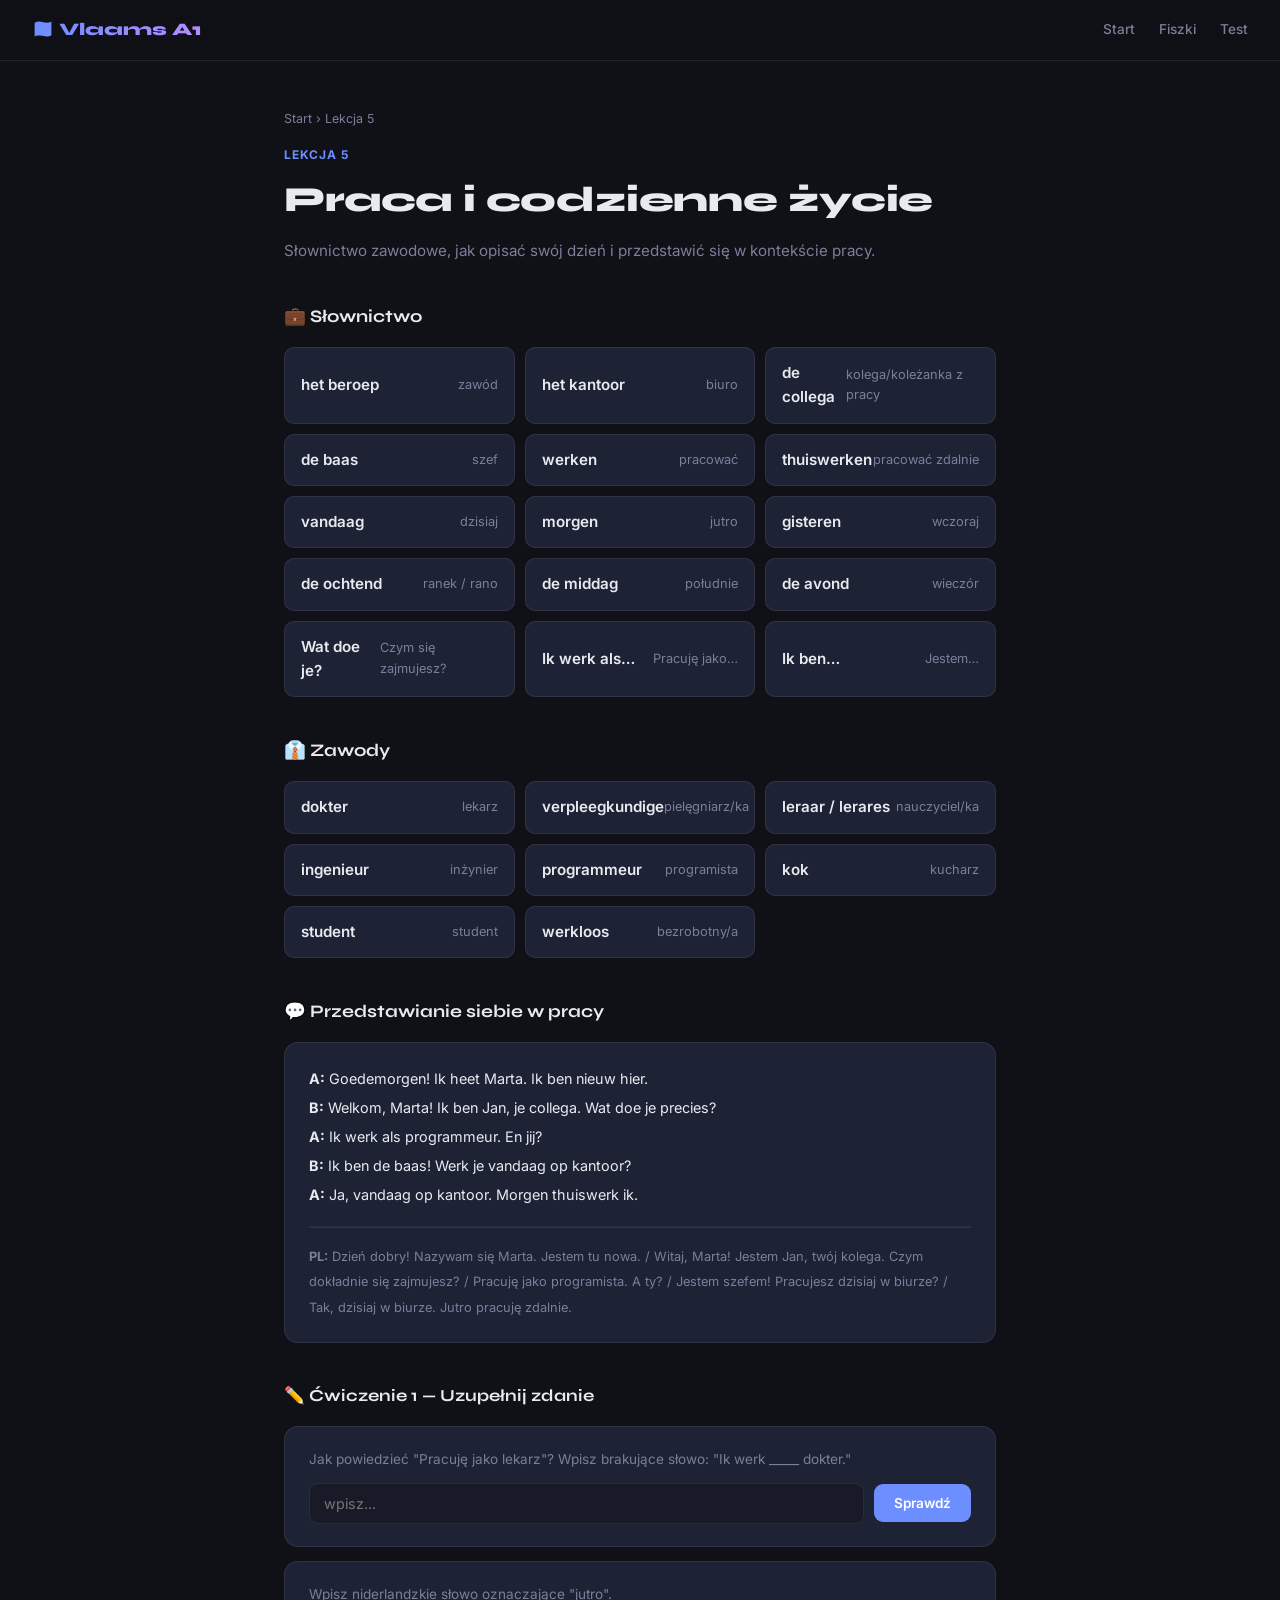
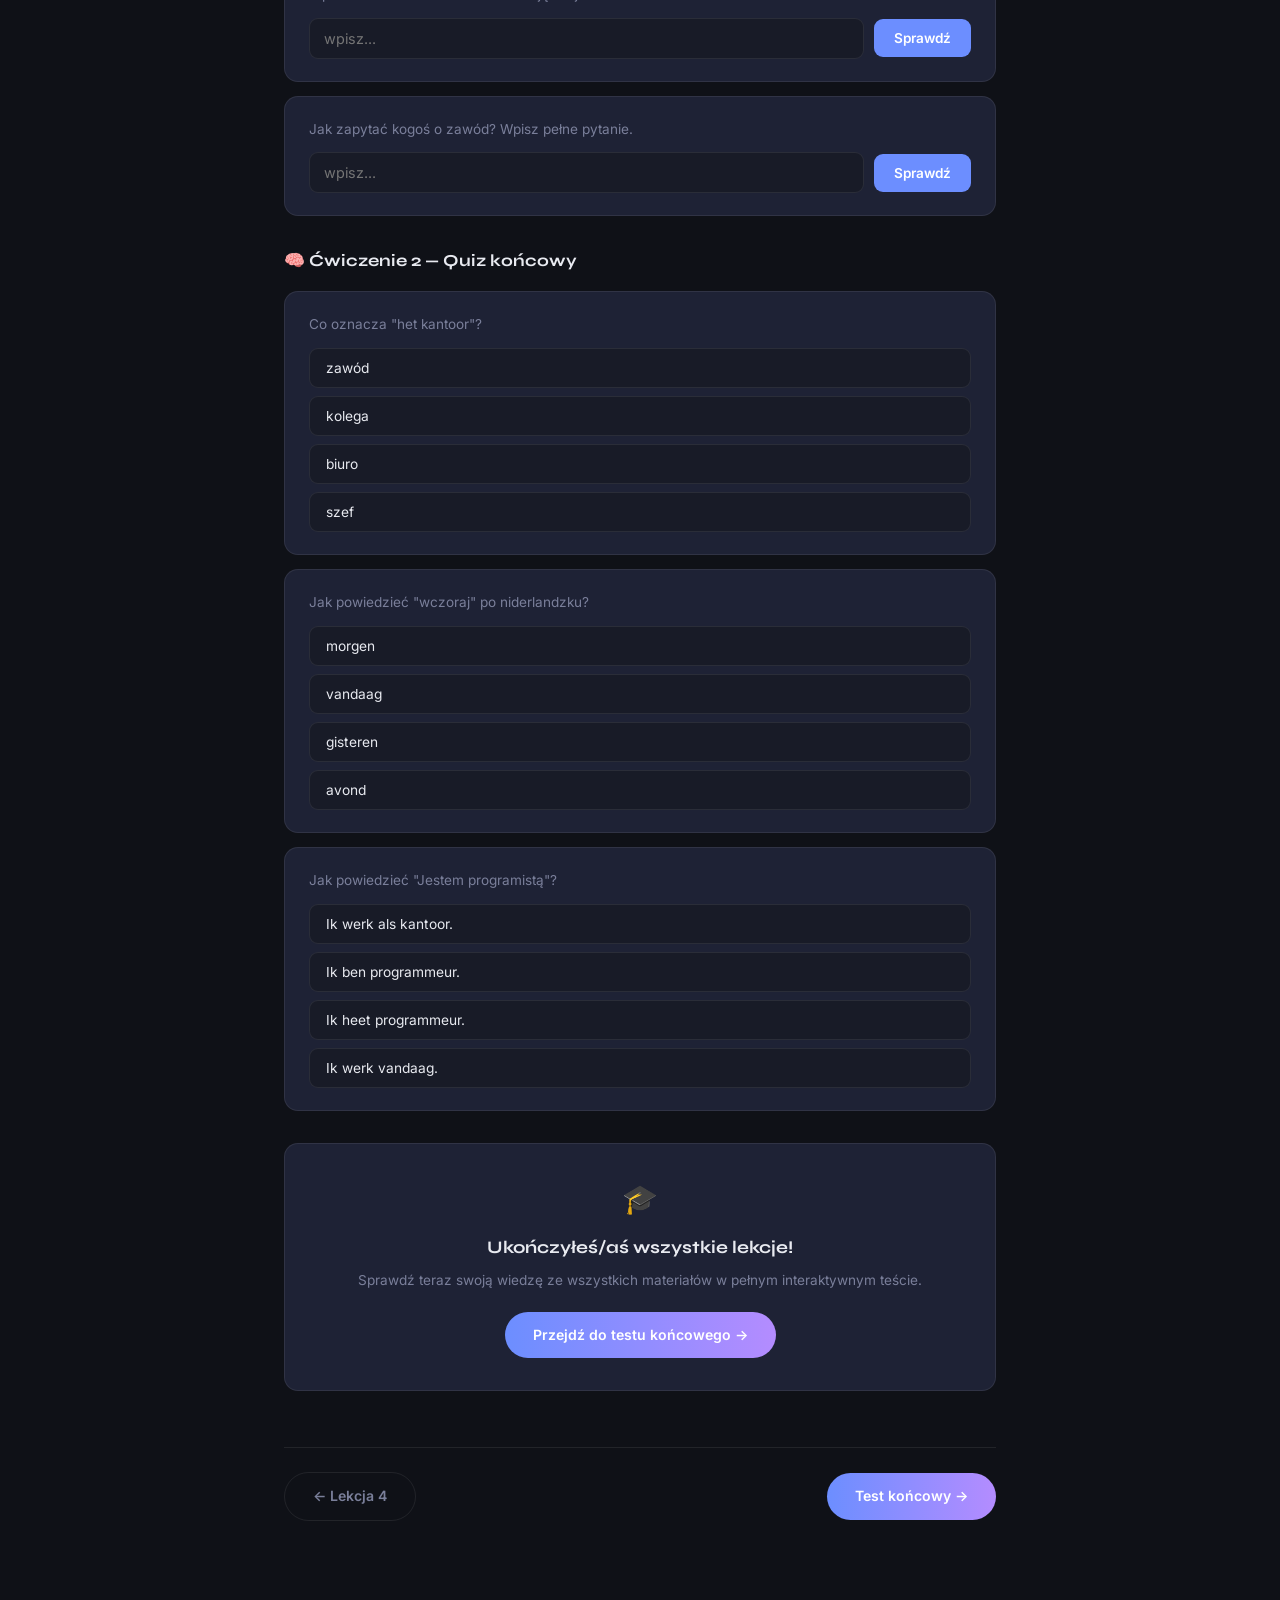
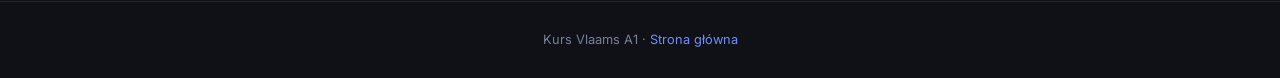
<file: les-5.html>
<!DOCTYPE html>
<html lang="pl">
<head>
<meta charset="UTF-8">
<meta name="viewport" content="width=device-width, initial-scale=1.0">
<title>Lekcja 5 – Praca | Vlaams A1</title>
<link rel="stylesheet" href="../assets/style.css">
</head>
<body>

<nav>
  <a href="../index.html" class="nav-logo">🇧🇪 Vlaams A1</a>
  <div class="nav-links">
    <a href="../index.html">Start</a>
    <a href="../flashcards-werkwoorden.html">Fiszki</a>
    <a href="../test.html">Test</a>
  </div>
</nav>

<div class="lesson-wrap">
  <div class="lesson-header">
    <div class="breadcrumb"><a href="../index.html">Start</a> › Lekcja 5</div>
    <div class="lesson-num" style="color:var(--accent);font-size:0.75rem;font-weight:700;letter-spacing:.8px;text-transform:uppercase;margin-bottom:8px">Lekcja 5</div>
    <h1>Praca i codzienne życie</h1>
    <p>Słownictwo zawodowe, jak opisać swój dzień i przedstawić się w kontekście pracy.</p>
  </div>

  <div class="vocab-section">
    <h2>💼 Słownictwo</h2>
    <div class="vocab-grid">
      <div class="vocab-item"><span class="vocab-nl">het beroep</span><span class="vocab-pl">zawód</span></div>
      <div class="vocab-item"><span class="vocab-nl">het kantoor</span><span class="vocab-pl">biuro</span></div>
      <div class="vocab-item"><span class="vocab-nl">de collega</span><span class="vocab-pl">kolega/koleżanka z pracy</span></div>
      <div class="vocab-item"><span class="vocab-nl">de baas</span><span class="vocab-pl">szef</span></div>
      <div class="vocab-item"><span class="vocab-nl">werken</span><span class="vocab-pl">pracować</span></div>
      <div class="vocab-item"><span class="vocab-nl">thuiswerken</span><span class="vocab-pl">pracować zdalnie</span></div>
      <div class="vocab-item"><span class="vocab-nl">vandaag</span><span class="vocab-pl">dzisiaj</span></div>
      <div class="vocab-item"><span class="vocab-nl">morgen</span><span class="vocab-pl">jutro</span></div>
      <div class="vocab-item"><span class="vocab-nl">gisteren</span><span class="vocab-pl">wczoraj</span></div>
      <div class="vocab-item"><span class="vocab-nl">de ochtend</span><span class="vocab-pl">ranek / rano</span></div>
      <div class="vocab-item"><span class="vocab-nl">de middag</span><span class="vocab-pl">południe</span></div>
      <div class="vocab-item"><span class="vocab-nl">de avond</span><span class="vocab-pl">wieczór</span></div>
      <div class="vocab-item"><span class="vocab-nl">Wat doe je?</span><span class="vocab-pl">Czym się zajmujesz?</span></div>
      <div class="vocab-item"><span class="vocab-nl">Ik werk als…</span><span class="vocab-pl">Pracuję jako…</span></div>
      <div class="vocab-item"><span class="vocab-nl">Ik ben…</span><span class="vocab-pl">Jestem…</span></div>
    </div>
  </div>

  <div class="vocab-section">
    <h2>👔 Zawody</h2>
    <div class="vocab-grid">
      <div class="vocab-item"><span class="vocab-nl">dokter</span><span class="vocab-pl">lekarz</span></div>
      <div class="vocab-item"><span class="vocab-nl">verpleegkundige</span><span class="vocab-pl">pielęgniarz/ka</span></div>
      <div class="vocab-item"><span class="vocab-nl">leraar / lerares</span><span class="vocab-pl">nauczyciel/ka</span></div>
      <div class="vocab-item"><span class="vocab-nl">ingenieur</span><span class="vocab-pl">inżynier</span></div>
      <div class="vocab-item"><span class="vocab-nl">programmeur</span><span class="vocab-pl">programista</span></div>
      <div class="vocab-item"><span class="vocab-nl">kok</span><span class="vocab-pl">kucharz</span></div>
      <div class="vocab-item"><span class="vocab-nl">student</span><span class="vocab-pl">student</span></div>
      <div class="vocab-item"><span class="vocab-nl">werkloos</span><span class="vocab-pl">bezrobotny/a</span></div>
    </div>
  </div>

  <div class="vocab-section">
    <h2>💬 Przedstawianie siebie w pracy</h2>
    <div class="ex-card" style="font-size:0.9rem;line-height:2">
      <p><strong>A:</strong> Goedemorgen! Ik heet Marta. Ik ben nieuw hier.</p>
      <p><strong>B:</strong> Welkom, Marta! Ik ben Jan, je collega. Wat doe je precies?</p>
      <p><strong>A:</strong> Ik werk als programmeur. En jij?</p>
      <p><strong>B:</strong> Ik ben de baas! Werk je vandaag op kantoor?</p>
      <p><strong>A:</strong> Ja, vandaag op kantoor. Morgen thuiswerk ik.</p>
      <hr style="border-color:var(--border);margin:16px 0">
      <p style="color:var(--muted);font-size:0.8rem"><strong>PL:</strong> Dzień dobry! Nazywam się Marta. Jestem tu nowa. / Witaj, Marta! Jestem Jan, twój kolega. Czym dokładnie się zajmujesz? / Pracuję jako programista. A ty? / Jestem szefem! Pracujesz dzisiaj w biurze? / Tak, dzisiaj w biurze. Jutro pracuję zdalnie.</p>
    </div>
  </div>

  <div class="exercise-block">
    <h2>✏️ Ćwiczenie 1 — Uzupełnij zdanie</h2>

    <div class="ex-card">
      <div class="ex-prompt">Jak powiedzieć "Pracuję jako lekarz"? Wpisz brakujące słowo: "Ik werk _____ dokter."</div>
      <div class="fill-row">
        <input class="fill-in" id="f1" placeholder="wpisz..." onkeydown="if(event.key==='Enter')cf('f1','fb-f1','als')">
        <button class="check-btn" onclick="cf('f1','fb-f1','als')">Sprawdź</button>
      </div>
      <div class="ex-feedback" id="fb-f1"></div>
    </div>

    <div class="ex-card">
      <div class="ex-prompt">Wpisz niderlandzkie słowo oznaczające "jutro".</div>
      <div class="fill-row">
        <input class="fill-in" id="f2" placeholder="wpisz..." onkeydown="if(event.key==='Enter')cf('f2','fb-f2','morgen')">
        <button class="check-btn" onclick="cf('f2','fb-f2','morgen')">Sprawdź</button>
      </div>
      <div class="ex-feedback" id="fb-f2"></div>
    </div>

    <div class="ex-card">
      <div class="ex-prompt">Jak zapytać kogoś o zawód? Wpisz pełne pytanie.</div>
      <div class="fill-row">
        <input class="fill-in" id="f3" placeholder="wpisz..." onkeydown="if(event.key==='Enter')cf('f3','fb-f3','wat doe je',['wat doe je?'])">
        <button class="check-btn" onclick="cf('f3','fb-f3','wat doe je',['wat doe je?'])">Sprawdź</button>
      </div>
      <div class="ex-feedback" id="fb-f3"></div>
    </div>
  </div>

  <div class="exercise-block">
    <h2>🧠 Ćwiczenie 2 — Quiz końcowy</h2>

    <div class="ex-card">
      <div class="ex-prompt">Co oznacza "het kantoor"?</div>
      <div class="ex-options">
        <button class="ex-opt" onclick="handleMC(this,false,document.getElementById('qfb1'),'biuro')">zawód</button>
        <button class="ex-opt" onclick="handleMC(this,false,document.getElementById('qfb1'),'biuro')">kolega</button>
        <button class="ex-opt" onclick="handleMC(this,true, document.getElementById('qfb1'),'biuro')">biuro</button>
        <button class="ex-opt" onclick="handleMC(this,false,document.getElementById('qfb1'),'biuro')">szef</button>
      </div>
      <div class="ex-feedback" id="qfb1"></div>
    </div>

    <div class="ex-card">
      <div class="ex-prompt">Jak powiedzieć "wczoraj" po niderlandzku?</div>
      <div class="ex-options">
        <button class="ex-opt" onclick="handleMC(this,false,document.getElementById('qfb2'),'gisteren')">morgen</button>
        <button class="ex-opt" onclick="handleMC(this,false,document.getElementById('qfb2'),'gisteren')">vandaag</button>
        <button class="ex-opt" onclick="handleMC(this,true, document.getElementById('qfb2'),'gisteren')">gisteren</button>
        <button class="ex-opt" onclick="handleMC(this,false,document.getElementById('qfb2'),'gisteren')">avond</button>
      </div>
      <div class="ex-feedback" id="qfb2"></div>
    </div>

    <div class="ex-card">
      <div class="ex-prompt">Jak powiedzieć "Jestem programistą"?</div>
      <div class="ex-options">
        <button class="ex-opt" onclick="handleMC(this,false,document.getElementById('qfb3'),'Ik ben programmeur.')">Ik werk als kantoor.</button>
        <button class="ex-opt" onclick="handleMC(this,true, document.getElementById('qfb3'),'Ik ben programmeur.')">Ik ben programmeur.</button>
        <button class="ex-opt" onclick="handleMC(this,false,document.getElementById('qfb3'),'Ik ben programmeur.')">Ik heet programmeur.</button>
        <button class="ex-opt" onclick="handleMC(this,false,document.getElementById('qfb3'),'Ik ben programmeur.')">Ik werk vandaag.</button>
      </div>
      <div class="ex-feedback" id="qfb3"></div>
    </div>
  </div>

  <!-- CTA to full test -->
  <div class="ex-card" style="text-align:center;padding:32px 24px;margin-top:16px">
    <div style="font-size:1.8rem;margin-bottom:12px">🎓</div>
    <div style="font-family:'Syne',sans-serif;font-weight:700;font-size:1.1rem;margin-bottom:8px">Ukończyłeś/aś wszystkie lekcje!</div>
    <p style="color:var(--muted);font-size:0.85rem;margin-bottom:20px">Sprawdź teraz swoją wiedzę ze wszystkich materiałów w pełnym interaktywnym teście.</p>
    <a href="../test.html" class="btn btn-primary">Przejdź do testu końcowego →</a>
  </div>

  <div class="lesson-nav">
    <a href="les-4.html" class="btn btn-outline">← Lekcja 4</a>
    <a href="../test.html" class="btn btn-primary">Test końcowy →</a>
  </div>
</div>

<footer><p>Kurs Vlaams A1 · <a href="../index.html">Strona główna</a></p></footer>
<script src="../assets/shared.js"></script>
<script>
function cf(inputId, fbId, correct, alts) {
  const inp = document.getElementById(inputId);
  handleFill(inp, inp.nextElementSibling, document.getElementById(fbId), correct, alts || []);
}
</script>
</body>
</html>
</file>
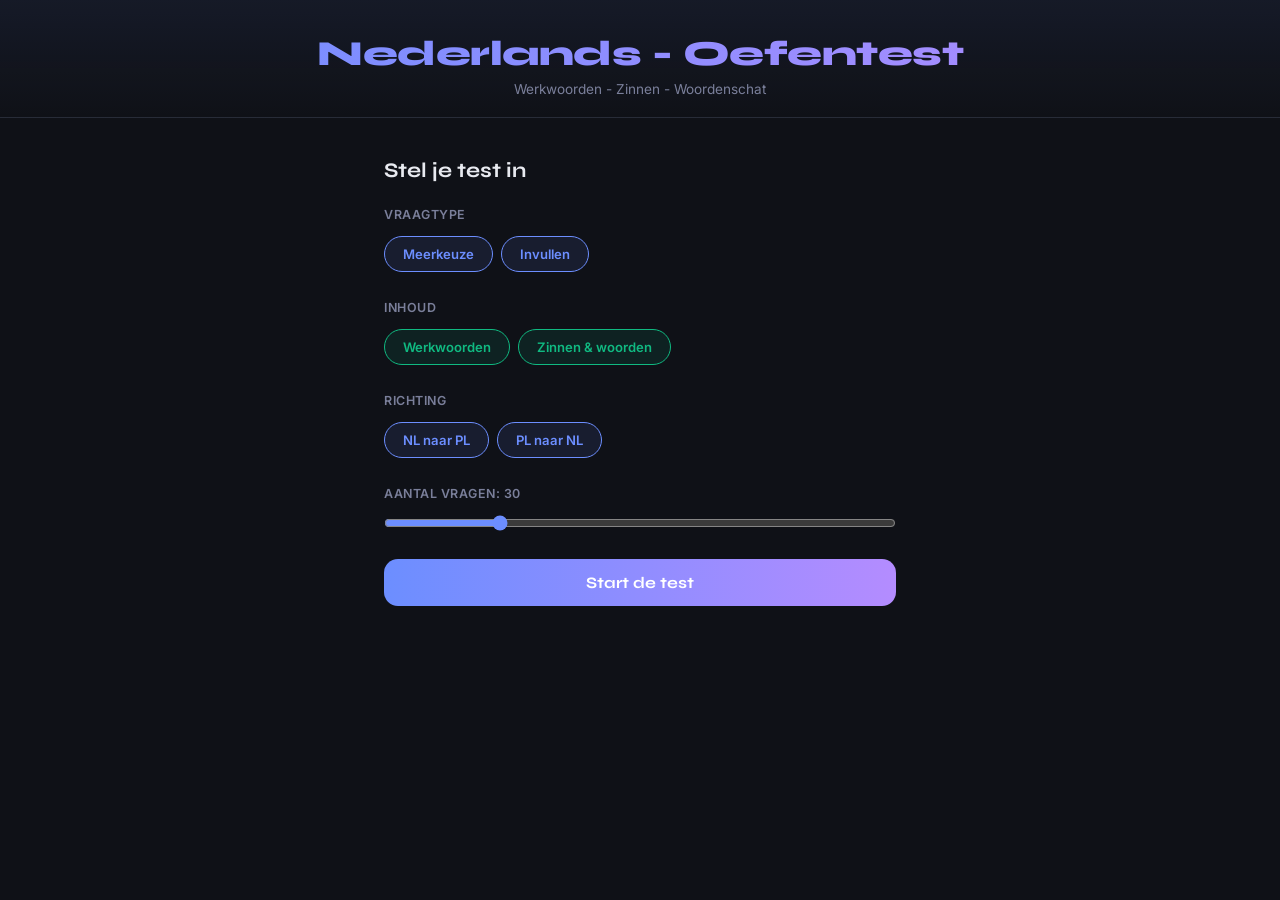
<file: test.html>
<!DOCTYPE html>
<html lang="nl">
<head>
<meta charset="UTF-8">
<meta name="viewport" content="width=device-width, initial-scale=1.0">
<title>Nederlands - Oefentest</title>
<style>
@import url('https://fonts.googleapis.com/css2?family=Syne:wght@400;700;800&family=Inter:wght@400;500;600&display=swap');
:root{--bg:#0f1117;--surface:#181b27;--surface2:#1e2235;--border:rgba(255,255,255,0.08);--accent:#6c8eff;--accent2:#b48cff;--green:#10b981;--red:#f43f5e;--text:#e8eaf0;--muted:#7a7f9a;--radius:14px;}
*{box-sizing:border-box;margin:0;padding:0;}
body{background:var(--bg);color:var(--text);font-family:'Inter',sans-serif;min-height:100vh;}
.screen{display:none;}.screen.active{display:block;}
header{padding:32px 24px 20px;text-align:center;border-bottom:1px solid var(--border);background:linear-gradient(180deg,rgba(108,142,255,0.07) 0%,transparent 100%);}
header h1{font-family:'Syne',sans-serif;font-weight:800;font-size:clamp(1.6rem,4vw,2.2rem);background:linear-gradient(90deg,var(--accent),var(--accent2));-webkit-background-clip:text;-webkit-text-fill-color:transparent;background-clip:text;letter-spacing:-0.5px;}
header p{color:var(--muted);font-size:0.85rem;margin-top:6px;}
.setup{max-width:560px;margin:0 auto;padding:40px 24px;}
.setup h2{font-family:'Syne',sans-serif;font-size:1.3rem;font-weight:700;margin-bottom:24px;}
.option-group{display:flex;flex-direction:column;gap:10px;margin-bottom:28px;}
.option-label{font-size:0.78rem;font-weight:600;letter-spacing:0.5px;text-transform:uppercase;color:var(--muted);margin-bottom:4px;}
.toggle-row{display:flex;gap:8px;flex-wrap:wrap;}
.tog{padding:9px 18px;border-radius:999px;border:1.5px solid var(--border);background:transparent;color:var(--muted);font-size:0.82rem;font-weight:600;font-family:'Inter',sans-serif;cursor:pointer;transition:all 0.15s;}
.tog.on{border-color:var(--accent);color:var(--accent);background:rgba(108,142,255,0.1);}
.tog.green.on{border-color:var(--green);color:var(--green);background:rgba(16,185,129,0.1);}
.q-count{display:flex;align-items:center;gap:12px;}
.q-count input[type=range]{flex:1;accent-color:var(--accent);}
.q-count span{min-width:28px;text-align:right;font-weight:600;font-size:0.9rem;}
.start-btn{width:100%;padding:14px;border-radius:var(--radius);background:linear-gradient(90deg,var(--accent),var(--accent2));border:none;color:#fff;font-size:1rem;font-weight:700;font-family:'Syne',sans-serif;cursor:pointer;transition:opacity 0.15s;}
.start-btn:hover{opacity:0.9;}
.quiz-wrap{max-width:620px;margin:0 auto;padding:32px 24px 60px;}
.progress-bar-wrap{margin-bottom:24px;}
.progress-meta{display:flex;justify-content:space-between;font-size:0.75rem;color:var(--muted);margin-bottom:8px;}
.progress-track{height:5px;background:var(--surface2);border-radius:99px;overflow:hidden;}
.progress-fill{height:100%;background:linear-gradient(90deg,var(--accent),var(--accent2));border-radius:99px;transition:width 0.4s;}
.score-live{font-size:0.75rem;font-weight:600;color:var(--muted);}
.s-correct{color:var(--green);}.s-wrong{color:var(--red);}
.q-card{background:var(--surface2);border-radius:var(--radius);border:1.5px solid var(--border);padding:28px 24px 24px;margin-bottom:18px;}
.q-type-badge{display:inline-block;font-size:0.63rem;font-weight:700;letter-spacing:0.8px;text-transform:uppercase;padding:3px 10px;border-radius:999px;margin-bottom:14px;}
.badge-mc{background:rgba(108,142,255,0.15);color:var(--accent);}
.badge-fill{background:rgba(16,185,129,0.15);color:var(--green);}
.q-prompt{font-family:'Syne',sans-serif;font-size:1.25rem;font-weight:700;line-height:1.35;margin-bottom:6px;}
.q-sub{font-size:0.8rem;color:var(--muted);margin-bottom:20px;line-height:1.5;}
.options{display:flex;flex-direction:column;gap:10px;}
.opt{padding:12px 16px;border-radius:10px;border:1.5px solid var(--border);background:var(--surface);color:var(--text);font-size:0.88rem;font-family:'Inter',sans-serif;cursor:pointer;text-align:left;transition:all 0.15s;line-height:1.4;}
.opt:hover:not(:disabled){border-color:var(--accent);background:rgba(108,142,255,0.07);}
.opt.correct{border-color:var(--green)!important;background:rgba(16,185,129,0.12)!important;color:var(--green);}
.opt.wrong{border-color:var(--red)!important;background:rgba(244,63,94,0.12)!important;color:var(--red);}
.opt.reveal{border-color:var(--green);background:rgba(16,185,129,0.08);color:var(--green);}
.opt:disabled{cursor:default;}
.fill-wrap{display:flex;gap:10px;align-items:center;flex-wrap:wrap;}
.fill-input{flex:1;min-width:180px;padding:12px 16px;border-radius:10px;border:1.5px solid var(--border);background:var(--surface);color:var(--text);font-size:0.95rem;font-family:'Inter',sans-serif;outline:none;transition:border-color 0.15s;}
.fill-input:focus{border-color:var(--accent);}
.fill-input.correct{border-color:var(--green);background:rgba(16,185,129,0.1);}
.fill-input.wrong{border-color:var(--red);background:rgba(244,63,94,0.1);}
.check-btn{padding:12px 22px;border-radius:10px;background:var(--accent);border:none;color:#fff;font-weight:600;font-size:0.88rem;font-family:'Inter',sans-serif;cursor:pointer;transition:opacity 0.15s;white-space:nowrap;}
.check-btn:hover{opacity:0.85;}.check-btn:disabled{opacity:0.4;cursor:default;}
.feedback{margin-top:14px;padding:12px 16px;border-radius:10px;font-size:0.84rem;line-height:1.5;display:none;}
.feedback.correct{background:rgba(16,185,129,0.1);color:var(--green);border:1px solid rgba(16,185,129,0.25);}
.feedback.wrong{background:rgba(244,63,94,0.1);color:#fb7185;border:1px solid rgba(244,63,94,0.25);}
.next-btn{width:100%;padding:13px;border-radius:var(--radius);background:var(--surface2);border:1.5px solid var(--border);color:var(--text);font-size:0.9rem;font-weight:600;font-family:'Inter',sans-serif;cursor:pointer;transition:all 0.15s;display:none;margin-top:14px;}
.next-btn:hover{border-color:var(--accent);color:var(--accent);}
.results{max-width:560px;margin:0 auto;padding:40px 24px 60px;text-align:center;}
.score-circle{width:130px;height:130px;border-radius:50%;background:conic-gradient(var(--accent) 0%,var(--surface2) 0%);display:flex;align-items:center;justify-content:center;margin:0 auto 24px;position:relative;}
.score-circle::before{content:'';position:absolute;inset:10px;border-radius:50%;background:var(--bg);}
.score-num{position:relative;z-index:1;font-family:'Syne',sans-serif;font-weight:800;font-size:2rem;color:var(--text);}
.result-label{font-family:'Syne',sans-serif;font-size:1.5rem;font-weight:700;margin-bottom:8px;}
.result-sub{color:var(--muted);font-size:0.88rem;margin-bottom:32px;}
.result-breakdown{display:flex;gap:16px;justify-content:center;margin-bottom:36px;flex-wrap:wrap;}
.breakdown-box{background:var(--surface2);border-radius:var(--radius);border:1.5px solid var(--border);padding:16px 24px;min-width:110px;}
.breakdown-box .val{font-family:'Syne',sans-serif;font-size:1.8rem;font-weight:800;}
.breakdown-box .lbl{font-size:0.72rem;color:var(--muted);margin-top:2px;text-transform:uppercase;letter-spacing:0.5px;}
.val-green{color:var(--green);}.val-red{color:var(--red);}.val-acc{color:var(--accent);}
.review-list{text-align:left;margin-bottom:32px;}
.review-list h3{font-family:'Syne',sans-serif;font-size:1rem;font-weight:700;margin-bottom:14px;color:var(--red);}
.review-item{background:var(--surface2);border-radius:10px;border:1px solid var(--border);padding:12px 16px;margin-bottom:8px;font-size:0.83rem;line-height:1.6;}
.review-item .ri-q{color:var(--muted);font-size:0.75rem;}
.review-item .ri-wrong{color:var(--red);}
.review-item .ri-correct{color:var(--green);font-weight:600;}
.action-btns{display:flex;gap:12px;flex-wrap:wrap;}
.action-btns button{flex:1;padding:13px;border-radius:var(--radius);font-size:0.88rem;font-weight:600;font-family:'Inter',sans-serif;cursor:pointer;transition:all 0.15s;}
.btn-retry{background:linear-gradient(90deg,var(--accent),var(--accent2));border:none;color:#fff;}
.btn-setup{background:transparent;border:1.5px solid var(--border);color:var(--muted);}
.btn-setup:hover{border-color:var(--accent);color:var(--accent);}
</style>
</head>
<body>
<header>
  <h1>Nederlands - Oefentest</h1>
  <p>Werkwoorden - Zinnen - Woordenschat</p>
</header>

<div class="screen active" id="screen-setup">
  <div class="setup">
    <h2>Stel je test in</h2>
    <div class="option-group">
      <div class="option-label">Vraagtype</div>
      <div class="toggle-row">
        <button class="tog on" id="tog-mc" onclick="toggleOpt('mc')">Meerkeuze</button>
        <button class="tog on" id="tog-fill" onclick="toggleOpt('fill')">Invullen</button>
      </div>
    </div>
    <div class="option-group">
      <div class="option-label">Inhoud</div>
      <div class="toggle-row">
        <button class="tog on green" id="tog-verbs" onclick="toggleOpt('verbs')">Werkwoorden</button>
        <button class="tog on green" id="tog-phrases" onclick="toggleOpt('phrases')">Zinnen &amp; woorden</button>
      </div>
    </div>
    <div class="option-group">
      <div class="option-label">Richting</div>
      <div class="toggle-row">
        <button class="tog on" id="tog-nl2pl" onclick="toggleDir('nl2pl')">NL naar PL</button>
        <button class="tog on" id="tog-pl2nl" onclick="toggleDir('pl2nl')">PL naar NL</button>
      </div>
    </div>
    <div class="option-group">
      <div class="option-label">Aantal vragen: <span id="q-count-lbl">30</span></div>
      <div class="q-count">
        <input type="range" id="q-range" min="5" max="120" value="30"
               oninput="document.getElementById('q-count-lbl').textContent=this.value">
      </div>
    </div>
    <button class="start-btn" onclick="startQuiz()">Start de test</button>
  </div>
</div>

<div class="screen" id="screen-quiz">
  <div class="quiz-wrap">
    <div class="progress-bar-wrap">
      <div class="progress-meta">
        <span id="q-counter">Vraag 1 / 30</span>
        <span class="score-live">Correct: <span class="s-correct" id="live-correct">0</span> &nbsp; Fout: <span class="s-wrong" id="live-wrong">0</span></span>
      </div>
      <div class="progress-track"><div class="progress-fill" id="prog-fill" style="width:0%"></div></div>
    </div>
    <div id="q-area"></div>
  </div>
</div>

<div class="screen" id="screen-results">
  <div class="results">
    <div class="score-circle" id="score-circle"><div class="score-num" id="score-pct">0%</div></div>
    <div class="result-label" id="result-label"></div>
    <div class="result-sub" id="result-sub"></div>
    <div class="result-breakdown">
      <div class="breakdown-box"><div class="val val-green" id="res-correct">0</div><div class="lbl">Correct</div></div>
      <div class="breakdown-box"><div class="val val-red" id="res-wrong">0</div><div class="lbl">Fout</div></div>
      <div class="breakdown-box"><div class="val val-acc" id="res-total">0</div><div class="lbl">Totaal</div></div>
    </div>
    <div class="review-list" id="review-list"></div>
    <div class="action-btns">
      <button class="btn-retry" onclick="retryQuiz()">Opnieuw proberen</button>
      <button class="btn-setup" onclick="showSetup()">Instellingen wijzigen</button>
    </div>
  </div>
</div>

<script>
const verbCards = [
  {inf:"Doen",pl:"robić",en:"to do",perf:"gedaan",aux:"hebben",ex:"Ik heb dat gedaan.",expl:"Zrobiłem/am to."},
  {inf:"Zeggen",pl:"mówić",en:"to say",perf:"gezegd",aux:"hebben",ex:"Je hebt dat gezegd.",expl:"Powiedziałeś/aś to."},
  {inf:"Zien",pl:"widzieć",en:"to see",perf:"gezien",aux:"hebben",ex:"We hebben het gezien.",expl:"Widzieliśmy to."},
  {inf:"Horen",pl:"słyszeć",en:"to hear",perf:"gehoord",aux:"hebben",ex:"Heb je dat gehoord?",expl:"Słyszałeś/aś to?"},
  {inf:"Hebben",pl:"mieć",en:"to have",perf:"gehad",aux:"hebben",ex:"Zij heeft geluk gehad.",expl:"Ona miała szczęście."},
  {inf:"Maken",pl:"robić/tworzyć",en:"to make",perf:"gemaakt",aux:"hebben",ex:"We hebben dat zelf gemaakt.",expl:"Zrobiliśmy to sami."},
  {inf:"Kopen",pl:"kupować",en:"to buy",perf:"gekocht",aux:"hebben",ex:"Ik heb een nieuwe auto gekocht.",expl:"Kupiłem/am nowy samochód."},
  {inf:"Eten",pl:"jeść",en:"to eat",perf:"gegeten",aux:"hebben",ex:"Heb je al gegeten?",expl:"Czy już jadłeś/aś?"},
  {inf:"Drinken",pl:"pić",en:"to drink",perf:"gedronken",aux:"hebben",ex:"We hebben iets gedronken.",expl:"Wypiliśmy coś."},
  {inf:"Lezen",pl:"czytać",en:"to read",perf:"gelezen",aux:"hebben",ex:"Ik heb die krant gelezen.",expl:"Przeczytałem/am tę gazetę."},
  {inf:"Schrijven",pl:"pisać",en:"to write",perf:"geschreven",aux:"hebben",ex:"Wie heeft dat geschreven?",expl:"Kto to napisał?"},
  {inf:"Kijken",pl:"patrzeć/oglądać",en:"to watch",perf:"gekeken",aux:"hebben",ex:"We hebben gisteren naar die nieuwe film gekeken.",expl:"Wczoraj obejrzeliśmy ten nowy film."},
  {inf:"Krijgen",pl:"dostać/otrzymać",en:"to get/receive",perf:"gekregen",aux:"hebben",ex:"Ik heb een cadeau gekregen.",expl:"Dostałem/am prezent."},
  {inf:"Denken",pl:"myśleć",en:"to think",perf:"gedacht",aux:"hebben",ex:"Ik heb daaraan gedacht.",expl:"Myślałem/am o tym."},
  {inf:"Weten",pl:"wiedzieć",en:"to know",perf:"geweten",aux:"hebben",ex:"Ik heb dat nooit geweten.",expl:"Nigdy o tym nie wiedziałem/am."},
  {inf:"Praten",pl:"rozmawiać",en:"to talk",perf:"gepraat",aux:"hebben",ex:"We hebben lang gepraat.",expl:"Długo rozmawialiśmy.",altNL:["babbelen"],altPL:["gadac","paplac","gawedzic"]},
  {inf:"Zetten",pl:"kłaść/stawiać",en:"to put/set",perf:"gezet",aux:"hebben",ex:"Waar heb je dat gezet?",expl:"Gdzie to postawiłeś/aś?"},
  {inf:"Pakken",pl:"brać/chwytać",en:"to take/grab",perf:"gepakt",aux:"hebben",ex:"Hij heeft zijn jas gepakt.",expl:"Wziął swój płaszcz."},
  {inf:"Betalen",pl:"płacić",en:"to pay",perf:"betaald",aux:"hebben",ex:"Ik heb de rekening al betaald.",expl:"Zapłaciłem/am już rachunek."},
  {inf:"Vragen",pl:"pytać",en:"to ask",perf:"gevraagd",aux:"hebben",ex:"Wat heb je aan hem gevraagd?",expl:"O co go zapytałeś/aś?"},
  {inf:"Leren",pl:"uczyć się",en:"to learn",perf:"geleerd",aux:"hebben",ex:"Ik heb veel geleerd vandaag.",expl:"Dużo się dziś nauczyłem/am."},
  {inf:"Kiezen",pl:"wybierać",en:"to choose",perf:"gekozen",aux:"hebben",ex:"We hebben de rode gekozen.",expl:"Wybraliśmy czerwony."},
  {inf:"Slapen",pl:"spać",en:"to sleep",perf:"geslapen",aux:"hebben",ex:"Heb je goed geslapen?",expl:"Czy dobrze spałeś/aś?"},
  {inf:"Wachten",pl:"czekać",en:"to wait",perf:"gewacht",aux:"hebben",ex:"We hebben lang gewacht.",expl:"Długo czekaliśmy."},
  {inf:"Babbelen",pl:"gadać/paplać",en:"to chat/chatter",perf:"gebabbeld",aux:"hebben",ex:"Ze hebben de hele nacht gebabbeld.",expl:"Gadały całą noc.",altNL:["praten"],altPL:["rozmawiac","gadac","paplac"]},
  {inf:"Snoeien",pl:"przycinać",en:"to prune/trim",perf:"gesnoeid",aux:"hebben",ex:"Ik heb de struiken gesnoeid.",expl:"Przyciąłem/am krzewy."},
  {inf:"Aaien",pl:"głaskać",en:"to stroke/pet",perf:"geaaid",aux:"hebben",ex:"Ik heb de katjes geaaid.",expl:"Pogłaskałem/am kotki."},
  {inf:"Knuffelen",pl:"przytulać/pieścić",en:"to cuddle/hug",perf:"geknuffeld",aux:"hebben",ex:"Ik heb de katjes geknuffeld.",expl:"Przytuliłem/am kotki."},
  {inf:"Ordenen",pl:"uporządkować",en:"to organise/sort",perf:"geordend",aux:"hebben",ex:"Ik moet alles ordenen.",expl:"Muszę wszystko uporządkować."},
  {inf:"Verkopen",pl:"sprzedawać",en:"to sell",perf:"verkocht",aux:"hebben",ex:"Ik heb een iPod verkocht.",expl:"Sprzedałem/am iPoda."},
  {inf:"Zijn",pl:"być",en:"to be",perf:"geweest",aux:"zijn",ex:"Ik ben er geweest.",expl:"Byłem/am tam."},
  {inf:"Gaan",pl:"iść/chodzić",en:"to go",perf:"gegaan",aux:"zijn",ex:"Waar ben je naartoe gegaan?",expl:"Dokąd poszedłeś/aś?"},
  {inf:"Komen",pl:"przychodzić",en:"to come",perf:"gekomen",aux:"zijn",ex:"Zij is gisteren gekomen.",expl:"Ona przyszła wczoraj."},
  {inf:"Worden",pl:"stawać się",en:"to become",perf:"geworden",aux:"zijn",ex:"Hij is gisteren dertig geworden.",expl:"On wczoraj skończył trzydzieści lat."},
  {inf:"Blijven",pl:"zostawać",en:"to stay",perf:"gebleven",aux:"zijn",ex:"We zijn thuis gebleven.",expl:"Zostaliśmy w domu."},
  {inf:"Vallen",pl:"padać/upadać",en:"to fall",perf:"gevallen",aux:"zijn",ex:"Pas op, het is gevallen.",expl:"Uważaj, to spadło."},
  {inf:"Vertrekken",pl:"wyjeżdżać",en:"to leave/depart",perf:"vertrokken",aux:"zijn",ex:"De trein is al vertrokken.",expl:"Pociąg już odjechał."},
  {inf:"Stoppen",pl:"zatrzymywać się",en:"to stop",perf:"gestopt",aux:"zijn",ex:"De auto is gestopt.",expl:"Samochód zatrzymał się."},
  {inf:"Gebeuren",pl:"zdarzać się",en:"to happen",perf:"gebeurd",aux:"zijn",ex:"Wat is er gebeurd?",expl:"Co się stało?"},
  {inf:"Lopen",pl:"chodzić/biec",en:"to walk/run",perf:"gelopen",aux:"zijn",ex:"Is het mis gelopen?",expl:"Czy coś poszło nie tak?"},
  {inf:"Sterven",pl:"umierać",en:"to die",perf:"gestorven",aux:"zijn",ex:"Onze goudvis is gestorven.",expl:"Nasza złota rybka zdechła."},
  {inf:"Beginnen",pl:"zaczynać",en:"to begin",perf:"begonnen",aux:"zijn",ex:"De match is begonnen.",expl:"Mecz się zaczął."},
  {inf:"Slagen",pl:"udać się/zdać",en:"to succeed",perf:"geslaagd",aux:"zijn",ex:"Zij is geslaagd voor haar examen!",expl:"Zdała egzamin!"},
  {inf:"Veranderen",pl:"zmieniać się",en:"to change",perf:"veranderd",aux:"zijn",ex:"De plannen zijn veranderd.",expl:"Plany się zmieniły."},
  {inf:"Groeien",pl:"rosnąć",en:"to grow",perf:"gegroeid",aux:"zijn",ex:"De struiken zijn hard gegroeid.",expl:"Krzewy bardzo urosły."},
  {inf:"Vermageren",pl:"chudnąć/szczupleć",en:"to lose weight",perf:"vermagerd",aux:"zijn",ex:"Filemon is vermagerd.",expl:"Filemon schudł/zeszczuplał."},
  {inf:"Bijkomen",pl:"przytyć",en:"to gain weight",perf:"bijgekomen",aux:"zijn",ex:"Gili is bijgekomen.",expl:"Gili przytyła."}
];

const phraseCards = [
  {nl:"Ik ben het niet meer gewoon.",pl:"Odzwyczaiłem/am się.",note:"Już nie jestem do tego przyzwyczajony/a."},
  {nl:"de struiken",pl:"krzaki / krzewy",note:""},
  {nl:"de verzending is inbegrepen",pl:"wysyłka jest wliczona w cenę",note:"inbegrepen = wliczony/zawarty"},
  {nl:"de vloer is nat",pl:"podłoga jest mokra",note:""},
  {nl:"Ik moet meer plaats maken in mijn (werk)kot.",pl:"Muszę zrobić więcej miejsca w moim biurze/pokoju.",note:"(werk)kot = małe biuro domowe"},
  {nl:"een klachtenformulier invullen",pl:"wypełnić formularz reklamacyjny",note:"klacht = skarga, formulier = formularz"},
  {nl:"De iPod is naar Zimbabwe gekomen.",pl:"iPod dotarł do Zimbabwe.",note:""},
  {nl:"Zij hebben deze iPod naar België teruggestuurd.",pl:"Odesłali tego iPoda z powrotem do Belgii.",note:"terugsturen = odesłać"},
  {nl:"Zij hebben het drie keer gedaan.",pl:"Zrobili to trzy razy.",note:""},
  {nl:"Hoe is het opgelost geraakt?",pl:"Jak to zostało rozwiązane?",note:"oplossen = rozwiązać"},
  {nl:"Je kan er niks mee regelen.",pl:"Nic się nie da z nimi załatwić.",note:"regelen = załatwić/zorganizować"}
];

const opts={mc:true,fill:true,verbs:true,phrases:true};
const dirs={nl2pl:true,pl2nl:true};
function toggleOpt(k){opts[k]=!opts[k];document.getElementById('tog-'+k).classList.toggle('on',opts[k]);}
function toggleDir(k){dirs[k]=!dirs[k];document.getElementById('tog-'+k).classList.toggle('on',dirs[k]);}

// Strip diacritics AND punctuation for comparison
function norm(s){
  if(!s)return'';
  return s.toLowerCase()
    .replace(/[ą]/g,'a').replace(/[ć]/g,'c').replace(/[ę]/g,'e')
    .replace(/[ł]/g,'l').replace(/[ń]/g,'n').replace(/[ó]/g,'o')
    .replace(/[ś]/g,'s').replace(/[ź]/g,'z').replace(/[ż]/g,'z')
    .replace(/[à-äå]/g,'a').replace(/[è-ë]/g,'e').replace(/[ì-ï]/g,'i')
    .replace(/[ò-öø]/g,'o').replace(/[ù-ü]/g,'u').replace(/[ß]/g,'ss')
    .replace(/[^a-z0-9 ]/g,'')
    .replace(/\s+/g,' ').trim();
}

function isMatch(typed,q){
  const t=norm(typed);
  const answers=[q.answer,...(q.altAnswers||[])];
  for(const a of answers){
    const tokens=String(a).split('/').map(x=>norm(x.trim()));
    if(tokens.some(tok=>tok&&t===tok))return true;
  }
  return false;
}

function shuffle(a){return[...a].sort(()=>Math.random()-0.5);}
function pick(a,n){return shuffle(a).slice(0,n);}

function allTemplates(){
  const t=[];
  verbCards.forEach(d=>{
    if(dirs.nl2pl)t.push({kind:'verb',data:d,variant:'translate',dir:'nl2pl'});
    if(dirs.pl2nl)t.push({kind:'verb',data:d,variant:'translate',dir:'pl2nl'});
    t.push({kind:'verb',data:d,variant:'perf',dir:'nl2pl'});
  });
  phraseCards.forEach(d=>{
    if(dirs.nl2pl)t.push({kind:'phrase',data:d,variant:'translate',dir:'nl2pl'});
    if(dirs.pl2nl)t.push({kind:'phrase',data:d,variant:'translate',dir:'pl2nl'});
  });
  return t;
}

function buildQuestions(count){
  const pool=[];
  if(opts.verbs)verbCards.forEach(d=>pool.push({kind:'verb',data:d}));
  if(opts.phrases)phraseCards.forEach(d=>pool.push({kind:'phrase',data:d}));
  if(!pool.length)return[];
  const qtypes=[];
  if(opts.mc)qtypes.push('mc');
  if(opts.fill)qtypes.push('fill');
  if(!qtypes.length)return[];
  if(!dirs.nl2pl&&!dirs.pl2nl){dirs.nl2pl=true;document.getElementById('tog-nl2pl').classList.add('on');}
  const templates=shuffle(allTemplates().filter(t=>{
    if(t.kind==='verb'&&!opts.verbs)return false;
    if(t.kind==='phrase'&&!opts.phrases)return false;
    if(t.dir==='nl2pl'&&!dirs.nl2pl)return false;
    if(t.dir==='pl2nl'&&!dirs.pl2nl)return false;
    return true;
  }));
  if(!templates.length)return[];
  let bag=[];
  while(bag.length<count)bag=bag.concat(shuffle(templates));
  bag=bag.slice(0,count);
  return bag.map(t=>{
    const qt=qtypes[Math.floor(Math.random()*qtypes.length)];
    return makeQ(t,qt,pool);
  });
}

function makeQ(t,qtype,pool){
  const d=t.data,isVerb=t.kind==='verb';
  let prompt,sub,answer,answerDisplay,altAnswers=[];

  if(isVerb&&t.variant==='perf'){
    const gapped=d.ex.replace(new RegExp(d.perf,'gi'),'___');
    return{qtype:'fill',prompt:gapped,sub:'Vul het participium in. ('+d.pl+' \u00b7 '+d.aux+')',
      answer:norm(d.perf),answerDisplay:d.perf,altAnswers:[],expl:d.expl,extra:'Volledige zin: '+d.ex};
  }
  if(isVerb){
    if(t.dir==='nl2pl'){
      prompt=d.inf;sub='Poolse vertaling? (perf: '+d.perf+' \u00b7 '+d.aux+')';
      answer=norm(d.pl.split('/')[0]);answerDisplay=d.pl;
      if(d.altPL)altAnswers=d.altPL.map(norm);
    }else{
      prompt=d.pl;sub='Nederlands werkwoord? (perf: '+d.perf+' \u00b7 '+d.aux+')';
      answer=norm(d.inf);answerDisplay=d.inf;
      if(d.altNL)altAnswers=d.altNL.map(norm);
    }
  }else{
    if(t.dir==='nl2pl'){
      prompt=d.nl;sub='Poolse vertaling?';
      answer=norm(d.pl.split('/')[0]);answerDisplay=d.pl;
    }else{
      prompt=d.pl;sub='Nederlandse uitdrukking?';
      answer=norm(d.nl);answerDisplay=d.nl;
    }
  }

  if(qtype==='mc'){
    const same=pool.filter(p=>p.kind===t.kind&&p.data!==d);
    const wrong3=pick(same,3).map(p=>{
      if(p.kind==='verb')return t.dir==='nl2pl'?p.data.pl:p.data.inf;
      return t.dir==='nl2pl'?p.data.pl:p.data.nl;
    });
    const options=shuffle([answerDisplay,...wrong3]);
    return{qtype:'mc',prompt,sub,answer,answerDisplay,altAnswers,options,expl:isVerb?d.expl:(d.note||'')};
  }
  return{qtype:'fill',prompt,sub,answer,answerDisplay,altAnswers,expl:isVerb?d.expl:(d.note||'')};
}

let questions=[],qIdx=0,correct=0,wrong=0,mistakes=[],answered=false;
function showScreen(id){document.querySelectorAll('.screen').forEach(s=>s.classList.remove('active'));document.getElementById('screen-'+id).classList.add('active');}

function startQuiz(){
  const count=parseInt(document.getElementById('q-range').value);
  if(!opts.mc&&!opts.fill){alert('Selecteer minstens een vraagtype.');return;}
  if(!opts.verbs&&!opts.phrases){alert('Selecteer minstens een inhoudstype.');return;}
  questions=buildQuestions(count);
  if(!questions.length){alert('Geen vragen beschikbaar met deze instellingen.');return;}
  qIdx=0;correct=0;wrong=0;mistakes=[];answered=false;
  showScreen('quiz');renderQ();
}
function retryQuiz(){qIdx=0;correct=0;wrong=0;mistakes=[];answered=false;questions=shuffle(questions);showScreen('quiz');renderQ();}
function showSetup(){showScreen('setup');}

function updateProg(){
  const pct=Math.round((qIdx/questions.length)*100);
  document.getElementById('prog-fill').style.width=pct+'%';
  document.getElementById('q-counter').textContent='Vraag '+(qIdx+1)+' / '+questions.length;
  document.getElementById('live-correct').textContent=correct;
  document.getElementById('live-wrong').textContent=wrong;
}

function renderQ(){
  answered=false;updateProg();
  const q=questions[qIdx];
  const area=document.getElementById('q-area');
  const bc=q.qtype==='mc'?'badge-mc':'badge-fill';
  const bt=q.qtype==='mc'?'Meerkeuze':'Invullen';
  let html='<div class="q-card"><span class="q-type-badge '+bc+'">'+bt+'</span>';
  html+='<div class="q-prompt">'+esc(q.prompt)+'</div>';
  html+='<div class="q-sub">'+esc(q.sub)+'</div>';
  if(q.qtype==='mc'){
    html+='<div class="options">';
    q.options.forEach((o,i)=>{html+='<button class="opt" id="opt-'+i+'" onclick="pickMC('+i+')">'+esc(o)+'</button>';});
    html+='</div>';
  }else{
    html+='<div class="fill-wrap"><input class="fill-input" id="fill-in" placeholder="Typ je antwoord..." onkeydown="if(event.key===\'Enter\')checkFill()">';
    html+='<button class="check-btn" id="check-btn" onclick="checkFill()">Controleer</button></div>';
  }
  html+='<div class="feedback" id="feedback"></div></div>';
  html+='<button class="next-btn" id="next-btn" onclick="nextQ()">'+(qIdx+1<questions.length?'Volgende vraag':'Resultaten bekijken')+'</button>';
  area.innerHTML=html;
  if(q.qtype==='fill')setTimeout(()=>{const i=document.getElementById('fill-in');if(i)i.focus();},50);
}

function pickMC(idx){
  if(answered)return;answered=true;
  const q=questions[qIdx];const chosen=q.options[idx];
  const isCorrect=norm(chosen)===norm(q.answerDisplay)||(q.altAnswers||[]).some(a=>norm(chosen)===norm(a));
  q.options.forEach((_,i)=>{const b=document.getElementById('opt-'+i);b.disabled=true;if(norm(q.options[i])===norm(q.answerDisplay))b.classList.add('reveal');});
  const b=document.getElementById('opt-'+idx);b.classList.remove('reveal');b.classList.add(isCorrect?'correct':'wrong');
  showFB(isCorrect,q,chosen);
  if(isCorrect)correct++;else{wrong++;mistakes.push({q,given:chosen});}
  document.getElementById('live-correct').textContent=correct;
  document.getElementById('live-wrong').textContent=wrong;
  document.getElementById('next-btn').style.display='block';
}

function checkFill(){
  if(answered)return;
  const inp=document.getElementById('fill-in');const val=inp.value.trim();if(!val)return;
  answered=true;const q=questions[qIdx];const isCorrect=isMatch(val,q);
  inp.classList.add(isCorrect?'correct':'wrong');inp.disabled=true;
  document.getElementById('check-btn').disabled=true;
  showFB(isCorrect,q,val);
  if(isCorrect)correct++;else{wrong++;mistakes.push({q,given:val});}
  document.getElementById('live-correct').textContent=correct;
  document.getElementById('live-wrong').textContent=wrong;
  document.getElementById('next-btn').style.display='block';
}

function showFB(ok,q,given){
  const fb=document.getElementById('feedback');fb.style.display='block';
  if(ok){
    fb.className='feedback correct';
    fb.innerHTML='Correct!'+(q.expl?'<br><span style="opacity:.8">'+esc(q.expl)+'</span>':'')+(q.extra?'<br><span style="opacity:.7">'+esc(q.extra)+'</span>':'');
  }else{
    fb.className='feedback wrong';
    fb.innerHTML='Fout: <span style="text-decoration:line-through">'+esc(given)+'</span><br>Correct: <strong>'+esc(q.answerDisplay)+'</strong>'+(q.expl?'<br><span style="opacity:.8">'+esc(q.expl)+'</span>':'');
  }
}

function nextQ(){qIdx++;if(qIdx>=questions.length){showResults();return;}renderQ();}

function showResults(){
  showScreen('results');
  const total=questions.length,pct=Math.round((correct/total)*100);
  document.getElementById('score-pct').textContent=pct+'%';
  document.getElementById('res-correct').textContent=correct;
  document.getElementById('res-wrong').textContent=wrong;
  document.getElementById('res-total').textContent=total;
  document.getElementById('score-circle').style.background='conic-gradient(var(--accent) '+pct*3.6+'deg,var(--surface2) '+pct*3.6+'deg)';
  let label,sub;
  if(pct>=90){label='Uitstekend!';sub='Je beheerst dit materiaal heel goed!';}
  else if(pct>=70){label='Goed gedaan!';sub='Nog een beetje oefenen en je bent er.';}
  else if(pct>=50){label='Blijf oefenen!';sub='Je bent op de goede weg, herhaal de fouten.';}
  else{label='Niet opgeven!';sub='Bekijk de flashcards opnieuw en probeer het nogmaals.';}
  document.getElementById('result-label').textContent=label;
  document.getElementById('result-sub').textContent=sub;
  const rl=document.getElementById('review-list');
  if(mistakes.length){
    rl.innerHTML='<h3>Fouten om te herhalen ('+mistakes.length+')</h3>';
    mistakes.forEach(m=>{rl.innerHTML+='<div class="review-item"><div class="ri-q">Vraag: '+esc(m.q.prompt)+'</div><div class="ri-wrong">Jouw antwoord: '+esc(m.given)+'</div><div class="ri-correct">Correct: '+esc(m.q.answerDisplay)+'</div></div>';});
  }else{
    rl.innerHTML='<p style="color:var(--green);font-weight:600;margin-bottom:16px">Geen fouten! Perfect gescoord!</p>';
  }
}

function esc(s){if(!s)return'';return String(s).replace(/&/g,'&amp;').replace(/</g,'&lt;').replace(/>/g,'&gt;').replace(/"/g,'&quot;');}
</script>
</body>
</html>
</file>
<file: assets/style.css>
@import url('https://fonts.googleapis.com/css2?family=Syne:wght@400;700;800&family=Inter:wght@400;500;600&display=swap');

:root {
  --bg: #0f1117;
  --surface: #181b27;
  --surface2: #1e2235;
  --border: rgba(255,255,255,0.08);
  --accent: #6c8eff;
  --accent2: #b48cff;
  --green: #10b981;
  --yellow: #f59e0b;
  --red: #f43f5e;
  --text: #e8eaf0;
  --muted: #7a7f9a;
  --radius: 14px;
}

* { box-sizing: border-box; margin: 0; padding: 0; }

body {
  background: var(--bg);
  color: var(--text);
  font-family: 'Inter', sans-serif;
  min-height: 100vh;
  line-height: 1.6;
}

a { color: var(--accent); text-decoration: none; }
a:hover { text-decoration: underline; }

/* ── NAV ── */
nav {
  display: flex;
  align-items: center;
  justify-content: space-between;
  padding: 16px 32px;
  border-bottom: 1px solid var(--border);
  background: rgba(15,17,23,0.95);
  position: sticky; top: 0; z-index: 100;
  backdrop-filter: blur(8px);
}
.nav-logo {
  font-family: 'Syne', sans-serif;
  font-weight: 800;
  font-size: 1.1rem;
  background: linear-gradient(90deg, var(--accent), var(--accent2));
  -webkit-background-clip: text; -webkit-text-fill-color: transparent;
  background-clip: text;
}
.nav-links { display: flex; gap: 24px; font-size: 0.85rem; font-weight: 500; }
.nav-links a { color: var(--muted); transition: color 0.15s; }
.nav-links a:hover, .nav-links a.active { color: var(--text); text-decoration: none; }

/* ── HERO ── */
.hero {
  text-align: center;
  padding: 72px 24px 56px;
  background: linear-gradient(180deg, rgba(108,142,255,0.07) 0%, transparent 100%);
  border-bottom: 1px solid var(--border);
}
.hero-badge {
  display: inline-block;
  font-size: 0.72rem; font-weight: 700; letter-spacing: 0.8px;
  text-transform: uppercase; padding: 5px 14px;
  border-radius: 999px; margin-bottom: 20px;
  background: rgba(108,142,255,0.12); color: var(--accent);
  border: 1px solid rgba(108,142,255,0.25);
}
.hero h1 {
  font-family: 'Syne', sans-serif; font-weight: 800;
  font-size: clamp(2rem, 5vw, 3.2rem); letter-spacing: -0.5px;
  line-height: 1.15; margin-bottom: 16px;
  background: linear-gradient(90deg, var(--accent), var(--accent2));
  -webkit-background-clip: text; -webkit-text-fill-color: transparent;
  background-clip: text;
}
.hero p { font-size: 1.05rem; color: var(--muted); max-width: 520px; margin: 0 auto 32px; }
.hero-btns { display: flex; gap: 12px; justify-content: center; flex-wrap: wrap; }

/* ── BUTTONS ── */
.btn {
  display: inline-block; padding: 12px 28px;
  border-radius: 999px; font-weight: 600; font-size: 0.88rem;
  font-family: 'Inter', sans-serif; cursor: pointer;
  transition: all 0.18s; border: none;
}
.btn-primary {
  background: linear-gradient(90deg, var(--accent), var(--accent2));
  color: #fff;
}
.btn-primary:hover { opacity: 0.88; text-decoration: none; }
.btn-outline {
  background: transparent;
  border: 1.5px solid var(--border);
  color: var(--muted);
}
.btn-outline:hover { border-color: var(--accent); color: var(--accent); text-decoration: none; }

/* ── SECTIONS ── */
.section { padding: 56px 24px; max-width: 1100px; margin: 0 auto; }
.section-title {
  font-family: 'Syne', sans-serif; font-weight: 800;
  font-size: 1.6rem; letter-spacing: -0.3px;
  margin-bottom: 8px;
}
.section-sub { color: var(--muted); font-size: 0.9rem; margin-bottom: 36px; }

/* ── LESSON CARDS GRID ── */
.lessons-grid {
  display: grid;
  grid-template-columns: repeat(auto-fill, minmax(300px, 1fr));
  gap: 20px;
}
.lesson-card {
  background: var(--surface2); border-radius: var(--radius);
  border: 1.5px solid var(--border); padding: 24px;
  transition: border-color 0.18s, transform 0.18s;
  display: flex; flex-direction: column; gap: 12px;
}
.lesson-card:hover { border-color: var(--accent); transform: translateY(-2px); text-decoration: none; }
.lesson-num {
  font-size: 0.68rem; font-weight: 700; letter-spacing: 0.8px;
  text-transform: uppercase; color: var(--accent);
}
.lesson-card h3 {
  font-family: 'Syne', sans-serif; font-weight: 700; font-size: 1.05rem;
  color: var(--text); line-height: 1.3;
}
.lesson-card p { font-size: 0.82rem; color: var(--muted); line-height: 1.5; }
.lesson-tags { display: flex; flex-wrap: wrap; gap: 6px; margin-top: 4px; }
.tag {
  font-size: 0.67rem; font-weight: 600; padding: 3px 9px;
  border-radius: 999px; background: var(--surface);
  border: 1px solid var(--border); color: var(--muted);
}

/* ── TOOLS STRIP ── */
.tools-strip {
  display: grid;
  grid-template-columns: repeat(auto-fill, minmax(260px, 1fr));
  gap: 16px; margin-top: 0;
}
.tool-card {
  background: var(--surface); border-radius: var(--radius);
  border: 1.5px solid var(--border); padding: 20px 22px;
  display: flex; align-items: center; gap: 16px;
  transition: border-color 0.18s;
}
.tool-card:hover { border-color: var(--accent2); text-decoration: none; }
.tool-icon {
  width: 44px; height: 44px; border-radius: 10px;
  display: flex; align-items: center; justify-content: center;
  font-size: 1.3rem; flex-shrink: 0;
}
.tool-icon.blue  { background: rgba(108,142,255,0.12); }
.tool-icon.purple{ background: rgba(180,140,255,0.12); }
.tool-icon.green { background: rgba(16,185,129,0.12); }
.tool-info h4 { font-size: 0.9rem; font-weight: 600; color: var(--text); margin-bottom: 2px; }
.tool-info p  { font-size: 0.75rem; color: var(--muted); }

/* ── LESSON PAGE ── */
.lesson-wrap { max-width: 760px; margin: 0 auto; padding: 48px 24px 80px; }
.lesson-header { margin-bottom: 40px; }
.breadcrumb { font-size: 0.78rem; color: var(--muted); margin-bottom: 16px; }
.breadcrumb a { color: var(--muted); }
.breadcrumb a:hover { color: var(--accent); }
.lesson-header h1 { font-family: 'Syne', sans-serif; font-weight: 800; font-size: clamp(1.6rem,4vw,2.2rem); letter-spacing: -0.4px; margin-bottom: 10px; }
.lesson-header p { color: var(--muted); font-size: 0.95rem; }

.vocab-section { margin-bottom: 40px; }
.vocab-section h2 { font-family: 'Syne', sans-serif; font-weight: 700; font-size: 1.1rem; margin-bottom: 16px; color: var(--text); display: flex; align-items: center; gap: 8px; }
.vocab-grid {
  display: grid;
  grid-template-columns: repeat(auto-fill, minmax(220px, 1fr));
  gap: 10px;
}
.vocab-item {
  background: var(--surface2); border: 1.5px solid var(--border);
  border-radius: 10px; padding: 13px 16px;
  display: flex; justify-content: space-between; align-items: center;
}
.vocab-nl { font-weight: 600; font-size: 0.95rem; }
.vocab-pl { font-size: 0.8rem; color: var(--muted); }

/* ── EXERCISES ── */
.exercise-block { margin-bottom: 32px; }
.exercise-block h2 {
  font-family: 'Syne', sans-serif; font-weight: 700; font-size: 1.05rem;
  margin-bottom: 16px; display: flex; align-items: center; gap: 8px;
}
.ex-card {
  background: var(--surface2); border-radius: var(--radius);
  border: 1.5px solid var(--border); padding: 22px 24px; margin-bottom: 14px;
}
.ex-prompt { font-size: 0.85rem; color: var(--muted); margin-bottom: 12px; }
.ex-options { display: flex; flex-direction: column; gap: 8px; }
.ex-opt {
  padding: 11px 16px; border-radius: 9px;
  border: 1.5px solid var(--border); background: var(--surface);
  color: var(--text); font-size: 0.86rem; cursor: pointer;
  text-align: left; font-family: 'Inter', sans-serif;
  transition: all 0.15s;
}
.ex-opt:hover { border-color: var(--accent); background: rgba(108,142,255,0.07); }
.ex-opt.correct { border-color: var(--green)!important; background: rgba(16,185,129,0.1)!important; color: var(--green); }
.ex-opt.wrong   { border-color: var(--red)!important;   background: rgba(244,63,94,0.1)!important;  color: var(--red); }
.ex-feedback { margin-top: 10px; font-size: 0.83rem; display: none; padding: 8px 12px; border-radius: 8px; }
.ex-feedback.ok  { background: rgba(16,185,129,0.1); color: var(--green); border: 1px solid rgba(16,185,129,0.2); }
.ex-feedback.err { background: rgba(244,63,94,0.1);  color: #fb7185;      border: 1px solid rgba(244,63,94,0.2); }

.fill-row { display: flex; gap: 10px; align-items: center; flex-wrap: wrap; }
.fill-in {
  flex: 1; min-width: 160px; padding: 11px 14px;
  border-radius: 9px; border: 1.5px solid var(--border);
  background: var(--surface); color: var(--text);
  font-size: 0.9rem; font-family: 'Inter', sans-serif; outline: none;
}
.fill-in:focus { border-color: var(--accent); }
.fill-in.ok  { border-color: var(--green); background: rgba(16,185,129,0.08); }
.fill-in.err { border-color: var(--red);   background: rgba(244,63,94,0.08); }
.check-btn {
  padding: 11px 20px; border-radius: 9px; background: var(--accent);
  border: none; color: #fff; font-weight: 600; font-size: 0.85rem;
  font-family: 'Inter', sans-serif; cursor: pointer;
}
.check-btn:disabled { opacity: 0.4; cursor: default; }

/* match exercise */
.match-wrap { display: grid; grid-template-columns: 1fr 1fr; gap: 10px; }
.match-col { display: flex; flex-direction: column; gap: 8px; }
.match-item {
  padding: 11px 14px; border-radius: 9px;
  border: 1.5px solid var(--border); background: var(--surface);
  font-size: 0.86rem; cursor: pointer; transition: all 0.15s;
  user-select: none;
}
.match-item:hover { border-color: var(--accent); }
.match-item.selected { border-color: var(--accent); background: rgba(108,142,255,0.12); color: var(--accent); }
.match-item.matched  { border-color: var(--green);  background: rgba(16,185,129,0.1);   color: var(--green); cursor: default; }
.match-item.wrong-flash { border-color: var(--red); background: rgba(244,63,94,0.1); }

/* lesson nav footer */
.lesson-nav {
  display: flex; justify-content: space-between; align-items: center;
  margin-top: 56px; padding-top: 24px; border-top: 1px solid var(--border);
  flex-wrap: wrap; gap: 12px;
}

/* ── FOOTER ── */
footer {
  border-top: 1px solid var(--border); padding: 28px 32px;
  text-align: center; color: var(--muted); font-size: 0.8rem;
}

@media(max-width:600px){
  nav{padding:14px 16px;}
  .nav-links{gap:14px;}
  .section{padding:40px 16px;}
  .match-wrap{grid-template-columns:1fr;}
}
</file>
